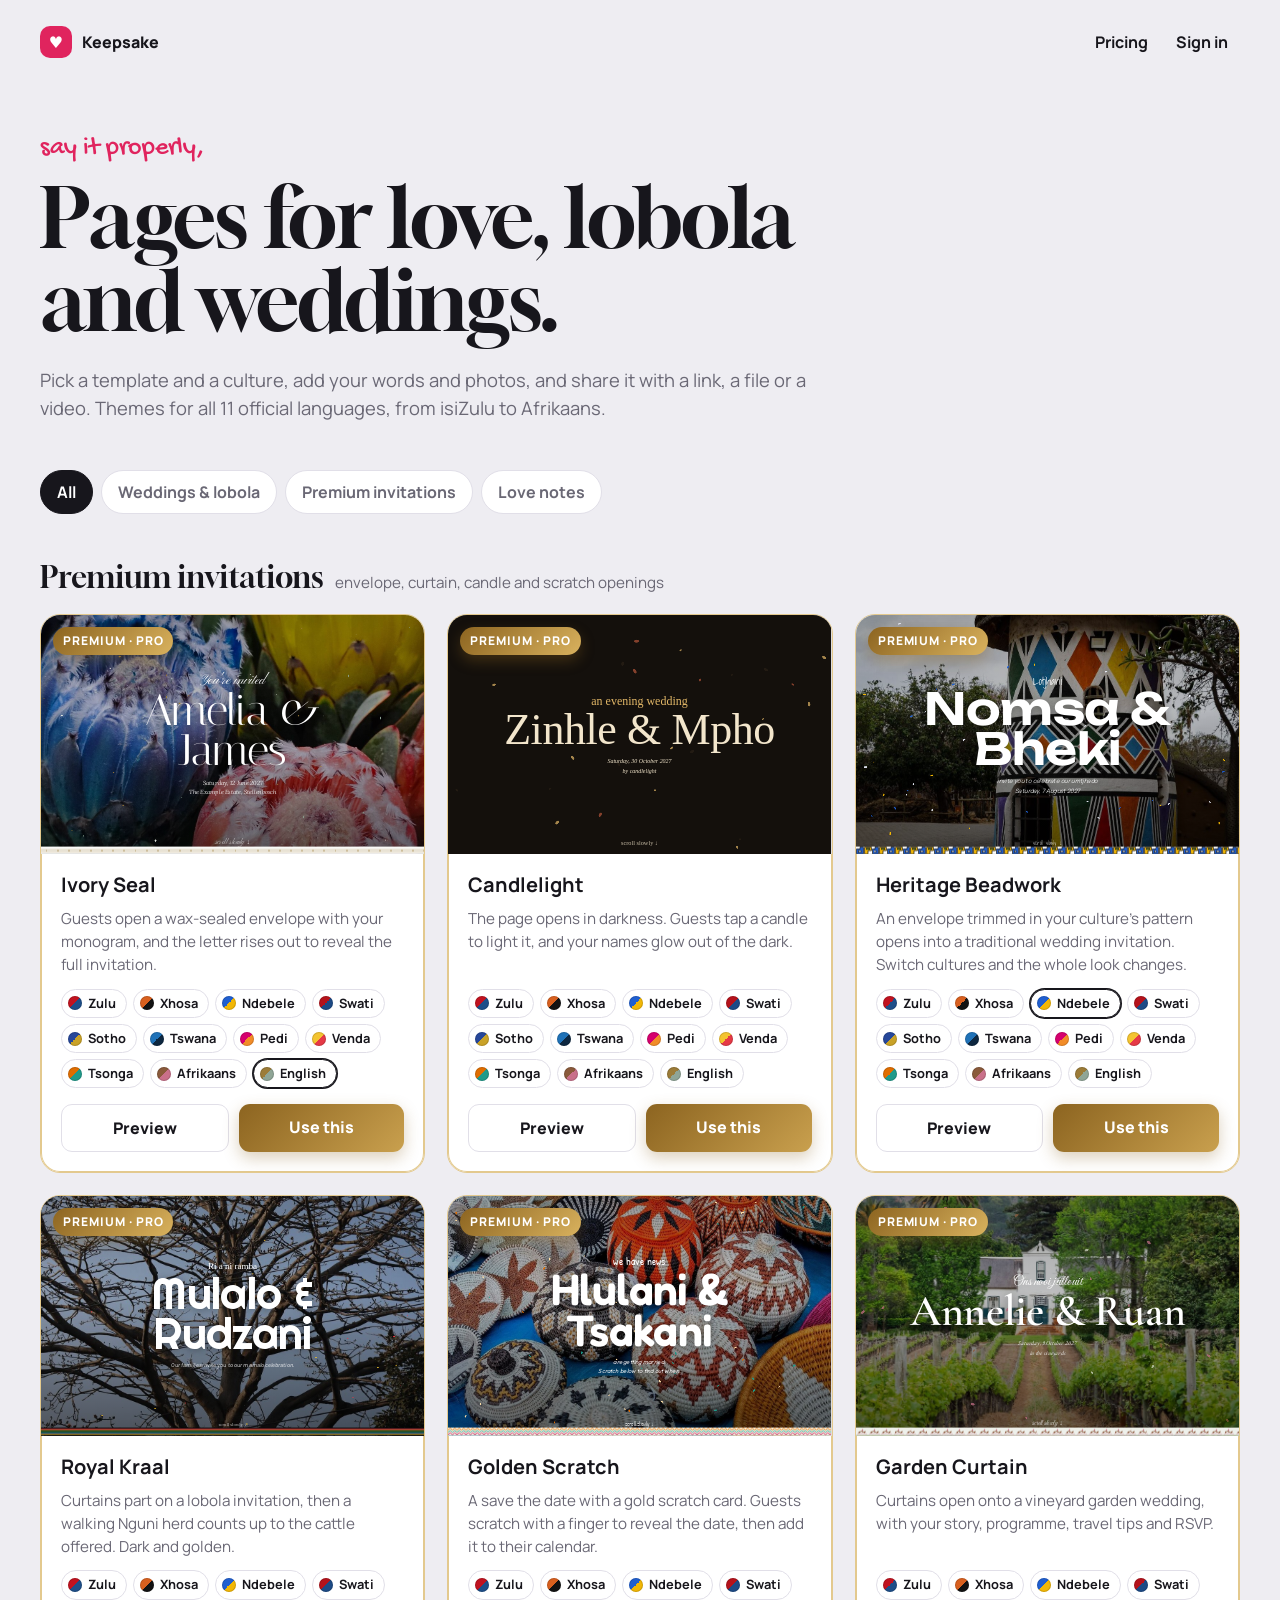
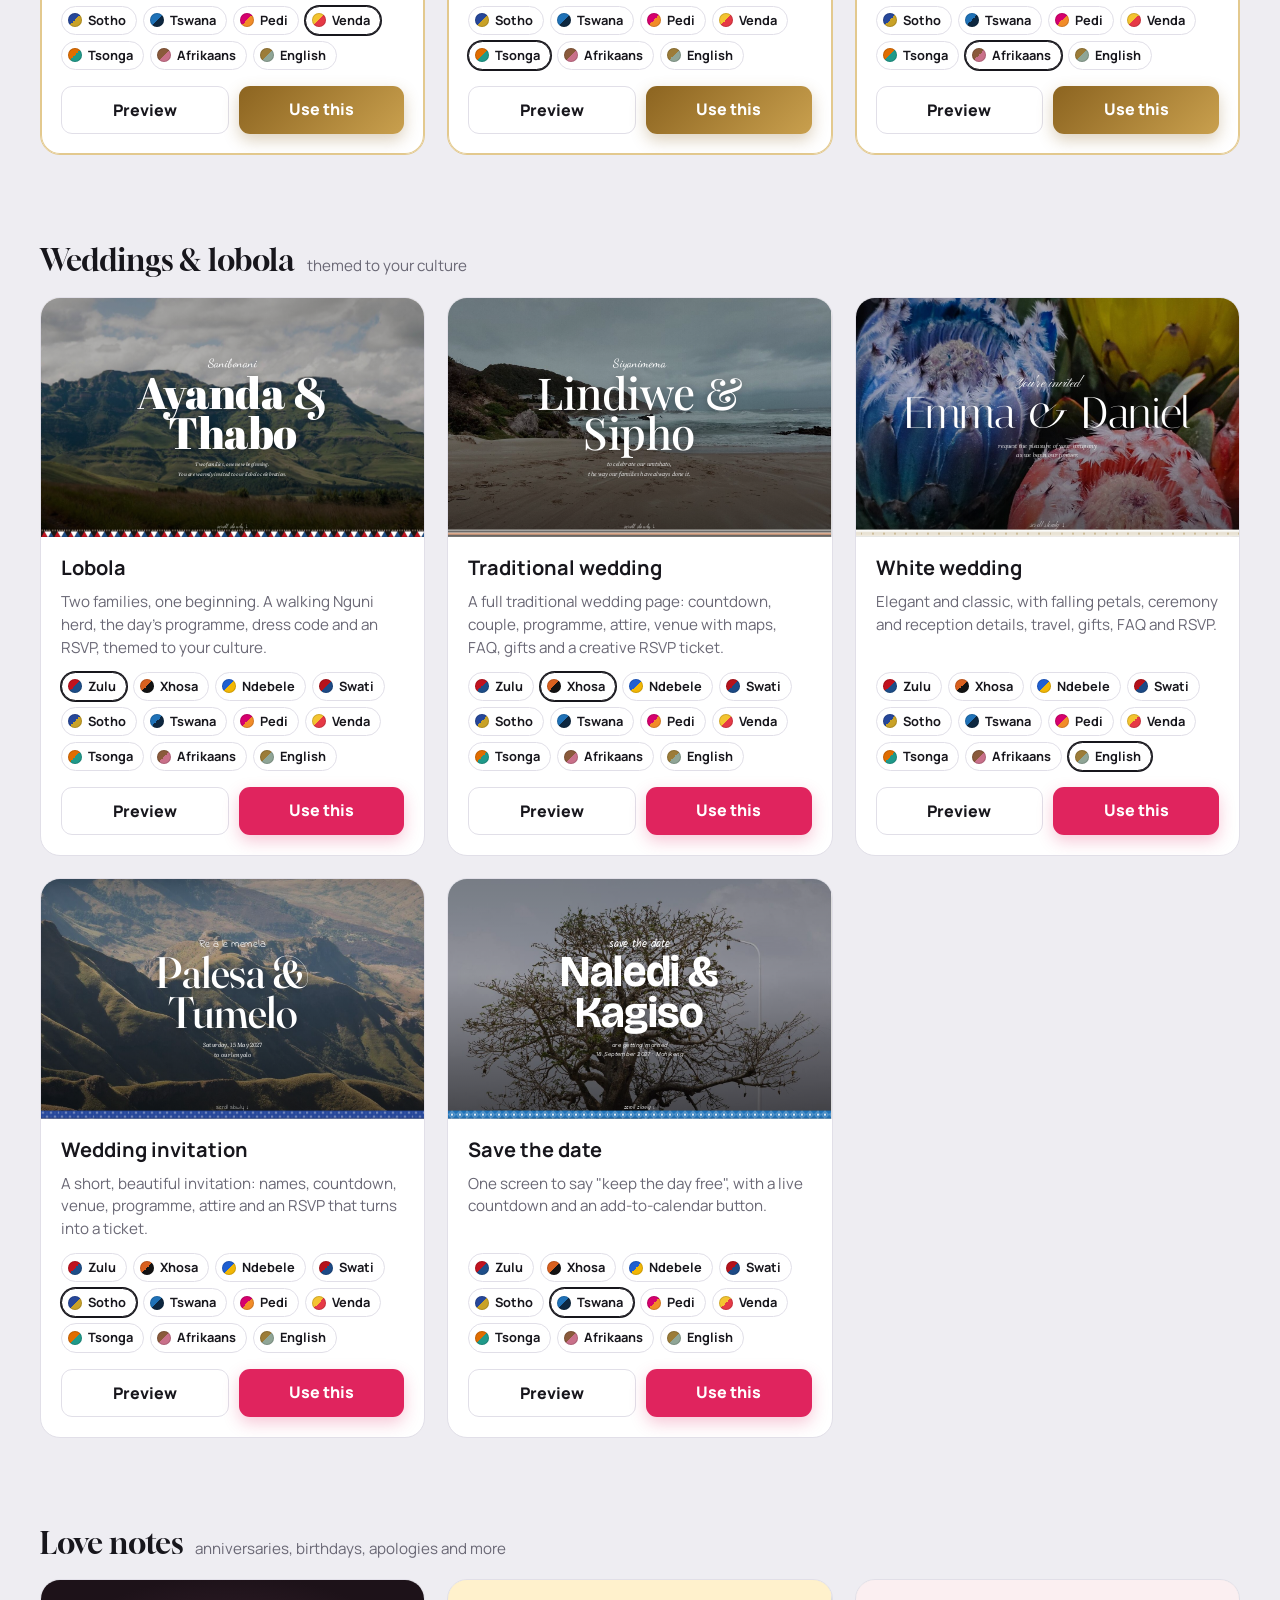
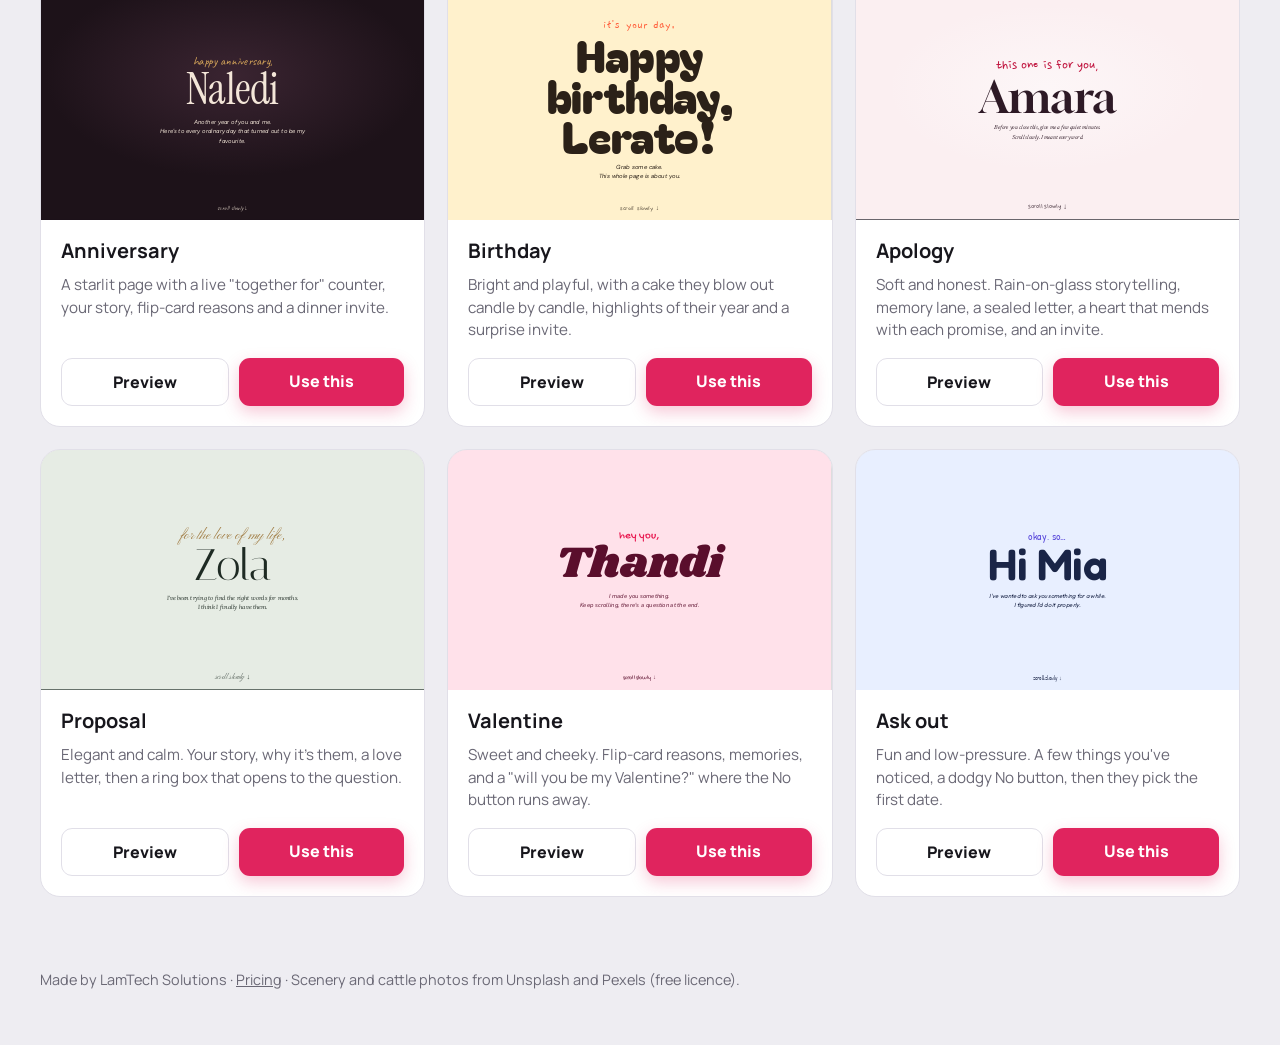
<file: index.html>
<!doctype html>
<html lang="en">
<head>
  <meta charset="utf-8">
  <meta name="viewport" content="width=device-width, initial-scale=1">
  <title>Keepsake</title>
  <meta name="description" content="Love pages, lobola and wedding invitations themed to South Africa's cultures. Add your words and photos, then share.">
  <link rel="preconnect" href="https://fonts.googleapis.com">
  <link rel="preconnect" href="https://fonts.gstatic.com" crossorigin>
  <link href="https://fonts.googleapis.com/css2?family=Manrope:wght@400..800&family=Gochi+Hand&family=Gloock&display=swap" rel="stylesheet">
  <style>
    :root { --bg: #EEEDF2; --ink: #17161C; --muted: #6A6875; --line: #E1DFE8; --brand: #E0245E; --card: #fff; --gold: #B98A2E; }
    *, *::before, *::after { box-sizing: border-box; }
    body { margin: 0; background: var(--bg); color: var(--ink); font-family: "Manrope", system-ui, sans-serif; line-height: 1.5; }
    :focus-visible { outline: 2px solid var(--brand); outline-offset: 3px; border-radius: 6px; }
    .wrap { max-width: 1280px; margin: 0 auto; padding: 0 clamp(16px, 4vw, 40px); }
    header { padding: 22px 0; display: flex; align-items: center; gap: 10px; font-weight: 800; }
    .mark { width: 32px; height: 32px; display: grid; place-items: center; border-radius: 10px; background: var(--brand); color: #fff; }
    .intro { padding: 5vh 0 4vh; max-width: 48rem; }
    .intro .hand { font-family: "Gochi Hand", cursive; font-size: 1.6rem; color: var(--brand); margin: 0; }
    h1 { font-family: "Gloock", Georgia, serif; font-weight: 400; font-size: clamp(2.6rem, 1.6rem + 4.6vw, 5.2rem); line-height: 1; letter-spacing: -.02em; margin: .1em 0 .3em; }
    .lead { font-size: 1.15rem; color: var(--muted); margin: 0; }
    .tabs { display: flex; gap: 8px; flex-wrap: wrap; margin: 0 0 22px; position: sticky; top: 0; padding: 12px 0; background: var(--bg); z-index: 5; }
    .tabs button { border: 1px solid var(--line); background: var(--card); padding: 9px 16px; border-radius: 999px; font: inherit; font-weight: 700; cursor: pointer; color: var(--muted); }
    .tabs button[aria-pressed="true"] { background: var(--ink); color: #fff; border-color: var(--ink); }
    .tabs .prem[aria-pressed="true"] { background: linear-gradient(135deg, #8C6420, #D9B25E); border-color: #B98A2E; }
    .section-title { font-family: "Gloock", Georgia, serif; font-weight: 400; font-size: 1.9rem; margin: 28px 0 14px; display: flex; align-items: baseline; gap: 12px; }
    .section-title small { font-family: "Manrope", sans-serif; font-size: .95rem; color: var(--muted); }
    .grid { display: grid; grid-template-columns: repeat(auto-fill, minmax(min(100%, 340px), 1fr)); gap: 22px; padding-bottom: 6vh; }
    .tpl { background: var(--card); border-radius: 20px; overflow: hidden; border: 1px solid var(--line); display: flex; flex-direction: column; transition: transform .3s ease, box-shadow .3s ease; position: relative; }
    .tpl:hover { transform: translateY(-3px); box-shadow: 0 24px 50px rgba(0,0,0,.1); }
    .tpl.premium { border-color: #E3C98E; box-shadow: 0 0 0 1px #E3C98E inset; }
    .badge { position: absolute; top: 12px; left: 12px; z-index: 2; background: linear-gradient(135deg, #8C6420, #D9B25E); color: #fff; font-weight: 800; font-size: .75rem; letter-spacing: .08em; text-transform: uppercase; padding: 5px 10px; border-radius: 999px; box-shadow: 0 6px 14px rgba(140,100,32,.35); }
    .shot { position: relative; aspect-ratio: 16 / 10; overflow: hidden; background: #ddd; }
    .shot iframe { position: absolute; top: 0; left: 0; width: 1280px; height: 800px; border: 0; transform-origin: 0 0; pointer-events: none; }
    .info { padding: 16px 20px 20px; display: flex; flex-direction: column; gap: 8px; flex: 1; }
    .info h2 { margin: 0; font-size: 1.25rem; }
    .info p { margin: 0; color: var(--muted); font-size: .95rem; flex: 1; }
    .cults { display: flex; flex-wrap: wrap; gap: 6px; margin-top: 4px; }
    .cult { border: 1px solid var(--line); background: var(--card); border-radius: 999px; padding: 4px 10px 4px 6px; font: inherit; font-size: .8rem; font-weight: 700; cursor: pointer; display: inline-flex; align-items: center; gap: 6px; color: var(--ink); }
    .cult i { width: 14px; height: 14px; border-radius: 50%; display: inline-block; box-shadow: inset 0 0 0 1px rgba(0,0,0,.15); }
    .cult[aria-pressed="true"] { border-color: var(--ink); box-shadow: 0 0 0 1px var(--ink); }
    .acts { display: flex; gap: 10px; margin-top: 8px; }
    .acts a { flex: 1; text-align: center; text-decoration: none; padding: 11px 12px; border-radius: 11px; font-weight: 800; }
    .use { background: var(--brand); color: #fff; box-shadow: 0 6px 16px rgba(224,36,94,.25); }
    .premium .use { background: linear-gradient(135deg, #8C6420, #C9A04E); box-shadow: 0 6px 16px rgba(140,100,32,.3); }
    .peek { border: 1px solid var(--line); color: var(--ink); }
    .top-nav { margin-left: auto; display: flex; gap: 4px; align-items: center; font-weight: 700; }
    .top-nav a, .k-acc { color: var(--ink); text-decoration: none; padding: 8px 12px; border-radius: 10px; }
    .top-nav a:hover { background: rgba(0,0,0,.05); }
    .k-plan { display: inline-block; background: linear-gradient(135deg, #8C6420, #D9B25E); color: #fff; font-size: .7rem; letter-spacing: .06em; text-transform: uppercase; padding: 2px 8px; border-radius: 999px; }
    .drafts { margin: 0 0 8px; }
    .d-row { display: flex; gap: 12px; overflow-x: auto; padding: 2px 2px 12px; scroll-snap-type: x mandatory; }
    .d-card { flex: 0 0 auto; min-width: 230px; max-width: 280px; scroll-snap-align: start; background: var(--card); border: 1px solid var(--line); border-radius: 16px; padding: 14px 16px; text-decoration: none; color: var(--ink); display: grid; gap: 2px; transition: transform .2s ease, box-shadow .2s ease; }
    .d-card:hover { transform: translateY(-2px); box-shadow: 0 14px 30px rgba(0,0,0,.08); }
    .d-card b { font-size: 1.02rem; overflow: hidden; text-overflow: ellipsis; white-space: nowrap; }
    .d-card span { color: var(--muted); font-size: .85rem; }
    .d-card i { font-style: normal; color: var(--brand); font-weight: 800; font-size: .85rem; margin-top: 6px; }
    .d-card .acc { color: #1E7F4F; }
    footer { color: var(--muted); font-size: .9rem; padding: 2vh 0 6vh; }
    footer a { color: var(--muted); }
  </style>
</head>
<body>
  <div class="wrap">
    <header><span class="mark" aria-hidden="true">♥</span> Keepsake
      <nav class="top-nav"><a href="pricing.html">Pricing</a><span data-account><a class="k-acc" href="login.html">Sign in</a></span></nav>
    </header>
    <section class="intro">
      <p class="hand">say it properly,</p>
      <h1>Pages for love, lobola and weddings.</h1>
      <p class="lead">Pick a template and a culture, add your words and photos, and share it with a link, a file or a video. Themes for all 11 official languages, from isiZulu to Afrikaans.</p>
    </section>
    <section class="drafts" id="drafts" hidden aria-label="Continue editing">
      <h2 class="section-title">Continue editing <small>saved on this device</small></h2>
      <div class="d-row" id="d-row"></div>
    </section>
    <nav class="tabs" aria-label="Collections">
      <button type="button" data-cat="all" aria-pressed="true">All</button>
      <button type="button" data-cat="wedding" aria-pressed="false">Weddings &amp; lobola</button>
      <button type="button" data-cat="premium" class="prem" aria-pressed="false">Premium invitations</button>
      <button type="button" data-cat="love" aria-pressed="false">Love notes</button>
    </nav>
    <main id="list"></main>
    <footer>Made by LamTech Solutions · <a href="pricing.html">Pricing</a> · Scenery and cattle photos from Unsplash and Pexels (free licence).</footer>
  </div>
  <script src="vendor/supabase-2.45.4.js"></script>
  <script src="config.js"></script>
  <script src="cloud.js"></script>
  <script>window.KCloud && window.KCloud.ready && window.KCloud.mountAccount(document.querySelector('[data-account]'));</script>
  <script src="engine/templates.js"></script>
  <script src="engine/templates-heritage.js"></script>
  <script src="engine/catalog.js"></script>
  <script>
    (() => {
      const T = window.KEEPSAKE_TEMPLATES, C = window.KEEPSAKE_CATALOG;
      const esc = s => String(s).replace(/[&<>"']/g, c => ({ '&': '&amp;', '<': '&lt;', '>': '&gt;', '"': '&quot;', "'": '&#39;' }[c]));
      const groups = [
        ['premium', 'Premium invitations', 'envelope, curtain, candle and scratch openings'],
        ['wedding', 'Weddings & lobola', 'themed to your culture'],
        ['love', 'Love notes', 'anniversaries, birthdays, apologies and more']
      ];
      const card = (k, t) => {
        const cur = t.site.culture || '';
        return `
        <article class="tpl${t.premium ? ' premium' : ''}" data-k="${k}">
          ${t.premium ? '<span class="badge">Premium · Pro</span>' : ''}
          <div class="shot"><iframe data-src="preview.html?t=${k}&nocover=1${cur ? '&c=' + cur : ''}" title="${esc(t.name)} preview" tabindex="-1" aria-hidden="true"></iframe></div>
          <div class="info">
            <h2>${esc(t.name)}</h2>
            <p>${esc(t.blurb)}</p>
            ${t.cultures ? `<div class="cults" role="radiogroup" aria-label="Culture">${C.cultures.map(c => `<button type="button" class="cult" data-c="${c.id}" aria-pressed="${c.id === cur}" title="${esc(c.lang)}"><i style="background:linear-gradient(135deg, ${c.c.accent} 50%, ${c.c.accent2} 50%)"></i>${esc(c.name)}</button>`).join('')}</div>` : ''}
            <div class="acts"><a class="peek" href="preview.html?t=${k}${cur ? '&c=' + cur : ''}" target="_blank" rel="noopener">Preview</a><a class="use" href="builder.html?t=${k}${cur ? '&c=' + cur : ''}">Use this</a></div>
          </div>
        </article>`;
      };
      const list = document.getElementById('list');
      function draw(cat) {
        list.innerHTML = groups.filter(g => cat === 'all' || g[0] === cat).map(([id, title, sub]) => {
          const items = Object.entries(T).filter(([, t]) => t.category === id);
          return `<h2 class="section-title">${esc(title)} <small>${esc(sub)}</small></h2><div class="grid">${items.map(([k, t]) => card(k, t)).join('')}</div>`;
        }).join('');
        lazy(); fit();
      }
      // load previews only when cards come into view
      let io;
      function lazy() {
        if (io) io.disconnect();
        io = new IntersectionObserver(es => es.forEach(e => { if (e.isIntersecting) { const f = e.target; if (!f.src) f.src = f.dataset.src; io.unobserve(f); } }), { rootMargin: '300px' });
        document.querySelectorAll('.shot iframe').forEach(f => io.observe(f));
      }
      const fit = () => document.querySelectorAll('.shot').forEach(s => { s.querySelector('iframe').style.transform = `scale(${s.clientWidth / 1280})`; });
      window.addEventListener('resize', fit);
      document.querySelector('.tabs').addEventListener('click', e => {
        const b = e.target.closest('button'); if (!b) return;
        document.querySelectorAll('.tabs button').forEach(x => x.setAttribute('aria-pressed', String(x === b)));
        draw(b.dataset.cat);
      });
      list.addEventListener('click', e => {
        const b = e.target.closest('.cult'); if (!b) return;
        const card = b.closest('.tpl'), k = card.dataset.k, c = b.dataset.c;
        card.querySelectorAll('.cult').forEach(x => x.setAttribute('aria-pressed', String(x === b)));
        const f = card.querySelector('iframe'); f.dataset.src = `preview.html?t=${k}&nocover=1&c=${c}`; f.src = f.dataset.src;
        card.querySelector('.peek').href = `preview.html?t=${k}&c=${c}`;
        card.querySelector('.use').href = `builder.html?t=${k}&c=${c}`;
      });
      draw('all');

      // drafts kept in this browser (IndexedDB "keepsake"), newest first
      try {
        const r = indexedDB.open('keepsake', 1);
        r.onupgradeneeded = () => r.result.createObjectStore('projects');
        r.onsuccess = () => {
          const out = [], st = r.result.transaction('projects').objectStore('projects').openCursor();
          st.onsuccess = e => {
            const c = e.target.result;
            if (c) { const k = String(c.key), v = c.value; if (v && v.site && (k.startsWith('draft:') || k.startsWith('project:'))) out.push([k, v]); c.continue(); return; }
            if (!out.length) return;
            out.sort((a, b) => (b[1].ts || 0) - (a[1].ts || 0));
            const when = t => { const d = new Date(t), today = new Date().toDateString() === d.toDateString(); return t ? (today ? 'today ' + d.toLocaleTimeString([], { hour: '2-digit', minute: '2-digit' }) : d.toLocaleDateString(undefined, { day: 'numeric', month: 'short' })) : ''; };
            document.getElementById('d-row').innerHTML = out.slice(0, 12).map(([k, v]) => {
              const t = T[v.template] || {}, names = [v.site.to, v.site.from].filter(Boolean).join(' & ');
              const acc = k.startsWith('project:');
              const href = acc ? `builder.html?id=${encodeURIComponent(k.slice(8))}` : `builder.html?t=${encodeURIComponent(v.template)}`;
              return `<a class="d-card" href="${href}"><b>${esc(names || t.name || 'Draft')}</b><span>${esc(t.name || v.template)} · edited ${esc(when(v.ts))}</span><i class="${acc || (v.guest && v.guest.published) ? 'acc' : ''}">${acc ? 'In your account →' : v.guest && v.guest.published ? 'Live at /p/' + esc(v.guest.slug) + ' →' : 'Continue draft →'}</i></a>`;
            }).join('');
            document.getElementById('drafts').hidden = false;
          };
        };
      } catch (_) {}
    })();
  </script>
  <script src="sw-register.js"></script>
</body>
</html>
</file>
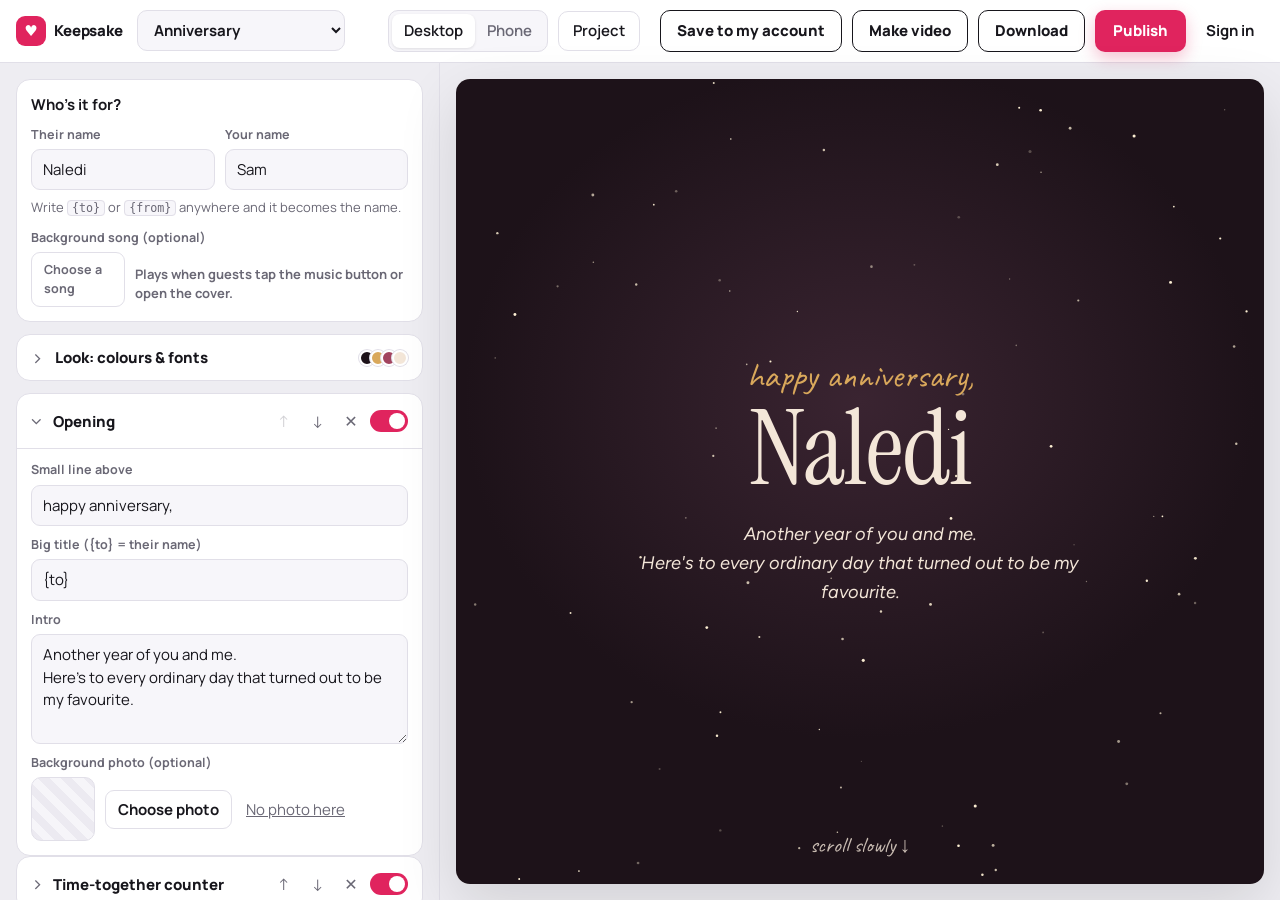
<file: builder.html>
<!doctype html>
<html lang="en">
<head>
  <meta charset="utf-8">
  <meta name="viewport" content="width=device-width, initial-scale=1">
  <title>Keepsake Builder</title>
  <link rel="preconnect" href="https://fonts.googleapis.com">
  <link rel="preconnect" href="https://fonts.gstatic.com" crossorigin>
  <link href="https://fonts.googleapis.com/css2?family=Manrope:wght@400..800&family=Gochi+Hand&display=swap" rel="stylesheet">
  <link rel="stylesheet" href="builder.css">
  <link rel="stylesheet" href="app.css">
</head>
<body>
  <header class="bar">
    <a class="brand" href="index.html" aria-label="All templates"><span class="brand-mark">♥</span><span class="brand-name">Keepsake</span></a>
    <label class="tpl-pick">
      <span class="sr">Template</span>
      <select id="tpl"></select>
    </label>
    <div class="bar-actions">
      <div class="seg" role="group" aria-label="Preview size">
        <button type="button" data-view="desktop" aria-pressed="true">Desktop</button>
        <button type="button" data-view="phone" aria-pressed="false">Phone</button>
      </div>
      <details class="more">
        <summary>Project</summary>
        <div class="menu">
          <button type="button" id="save-json">Save project file</button>
          <label class="menu-file">Open project file<input type="file" id="load-json" accept="application/json,.json"></label>
          <button type="button" id="reset">Start this template over</button>
          <a class="menu-link" href="dashboard.html">My projects</a>
        </div>
      </details>
      <span class="cloud-state" id="cloud-state" aria-live="polite"></span>
      <button class="secondary" type="button" id="cloud-save">Save to my account</button>
      <button class="secondary" type="button" id="make-video">Make video</button>
      <button class="secondary" type="button" id="download">Download</button>
      <button class="primary" type="button" id="publish">Publish</button>
      <span data-account></span>
    </div>
  </header>

  <div class="tabs" role="tablist">
    <button type="button" role="tab" aria-selected="true" data-tab="edit">Edit</button>
    <button type="button" role="tab" aria-selected="false" data-tab="preview">Preview</button>
  </div>

  <main class="work" data-tab="edit">
    <section class="panel" aria-label="Edit content">
      <div class="card who">
        <h2>Who's it for?</h2>
        <div class="row2">
          <label class="f"><span>Their name</span><input type="text" id="to" autocomplete="off"></label>
          <label class="f"><span>Your name</span><input type="text" id="from" autocomplete="off"></label>
        </div>
        <p class="hint">Write <code>{to}</code> or <code>{from}</code> anywhere and it becomes the name.</p>
        <div id="who-extra"></div>
      </div>
      <div id="look"></div>
      <div id="sections"></div>
      <div class="card add">
        <label class="f"><span>Add a section</span>
          <span class="add-row"><select id="add-type"></select><button type="button" id="add-btn">Add</button></span>
        </label>
      </div>
      <p class="saved hint" id="saved" aria-live="polite"></p>
    </section>

    <section class="stage" aria-label="Live preview">
      <div class="frame-wrap" data-view="desktop">
        <iframe id="preview" title="Live preview" src="about:blank"></iframe>
      </div>
    </section>
  </main>

  <div class="toast" id="toast" role="status" aria-live="polite"></div>

  <script src="vendor/supabase-2.45.4.js"></script>
  <script src="config.js"></script>
  <script src="cloud.js"></script>
  <script src="engine/templates.js"></script>
  <script src="engine/templates-heritage.js"></script>
  <script src="engine/catalog.js"></script>
  <script src="builder.js"></script>
  <script src="look.js"></script>
  <script src="video.js"></script>
  <script src="sw-register.js"></script>
</body>
</html>
</file>
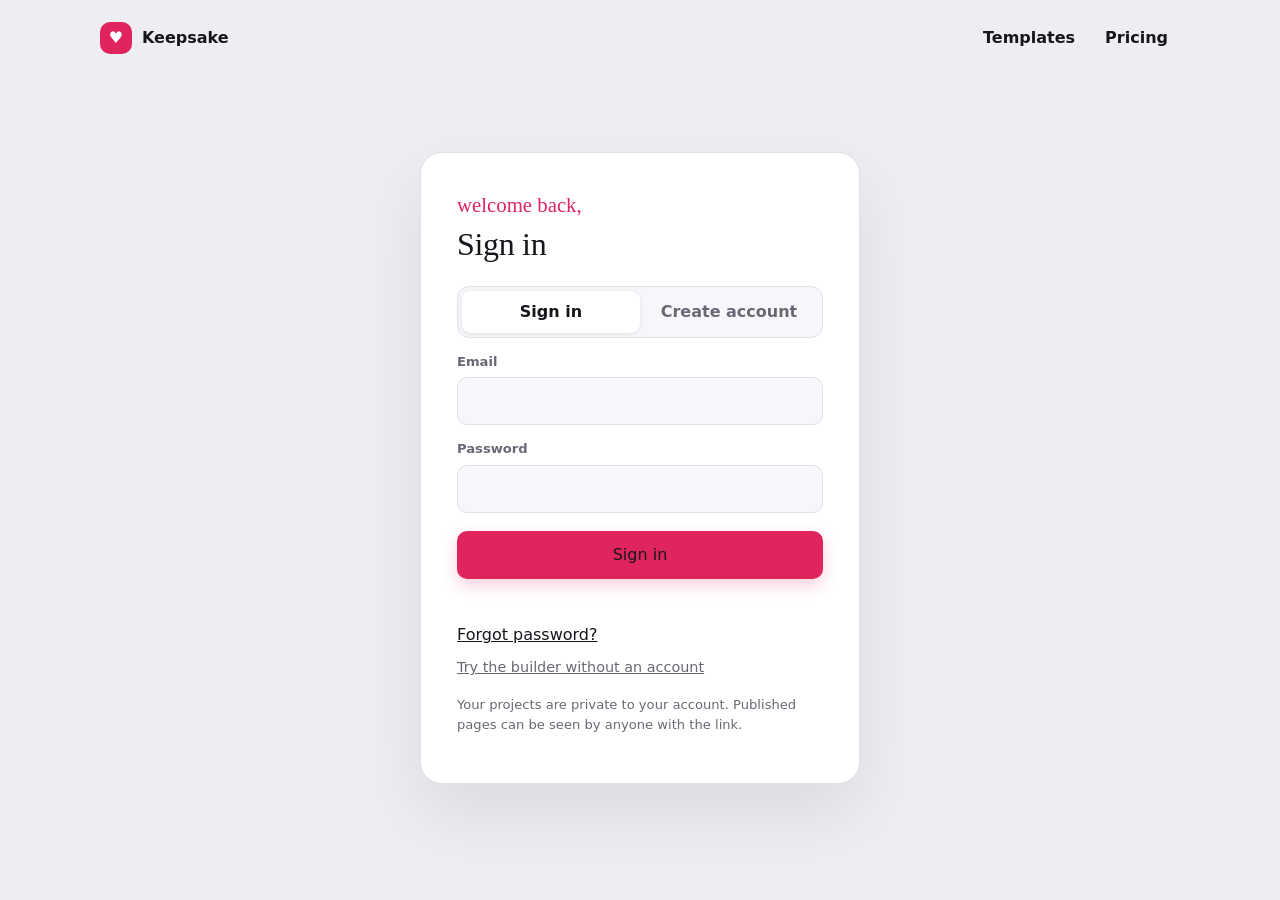
<file: dashboard.html>
<!doctype html>
<html lang="en">
<head>
  <meta charset="utf-8">
  <meta name="viewport" content="width=device-width, initial-scale=1">
  <title>My projects · Keepsake</title>
  <meta name="robots" content="noindex">
  <link rel="preconnect" href="https://fonts.googleapis.com">
  <link rel="preconnect" href="https://fonts.gstatic.com" crossorigin>
  <link href="https://fonts.googleapis.com/css2?family=Manrope:wght@400..800&family=Gochi+Hand&family=Gloock&display=swap" rel="stylesheet">
  <link rel="stylesheet" href="app.css">
</head>
<body class="app-page">
  <div class="app-wrap">
    <header class="app-top">
      <a class="app-brand" href="index.html"><span class="mark" aria-hidden="true">♥</span> Keepsake</a>
      <nav class="app-nav">
        <a href="index.html">Templates</a>
        <a href="pricing.html">Pricing</a>
        <button type="button" id="signout">Sign out</button>
      </nav>
    </header>
    <section class="dash-head">
      <div>
        <h1 class="serif" id="hi">Your projects</h1>
        <p id="who"></p>
      </div>
      <div class="k-row"><a class="k-btn" href="index.html">New project</a></div>
    </section>
    <div class="plan-bar" id="plan-bar" hidden></div>
    <nav class="d-tabs" id="d-tabs" role="tablist" hidden>
      <button type="button" role="tab" data-tab="projects" aria-selected="true">Projects</button>
      <button type="button" role="tab" data-tab="admin" aria-selected="false">Admin</button>
    </nav>
    <main id="projects"><div class="p-grid"><div class="skeleton"></div><div class="skeleton"></div><div class="skeleton"></div></div></main>
    <main id="admin" hidden></main>
    <footer class="app-foot"><span>Keepsake by LamTech Solutions</span><a href="pricing.html">Plans</a><a id="support" href="#">Support</a></footer>
  </div>
  <script src="vendor/supabase-2.45.4.js"></script>
  <script src="config.js"></script>
  <script src="cloud.js"></script>
  <script src="engine/templates.js"></script>
  <script src="engine/templates-heritage.js"></script>
  <script>
    (async () => {
      const K = window.KCloud, C = K.config, esc = K.esc, T = window.KEEPSAKE_TEMPLATES;
      const $ = s => document.querySelector(s);
      $('#support').href = 'mailto:' + C.supportEmail + '?subject=' + encodeURIComponent('Keepsake support');
      $('#signout').addEventListener('click', () => K.signOut());
      if (!K.ready) { $('#projects').innerHTML = '<div class="empty"><h2>Accounts are not set up</h2></div>'; return; }
      const u = await K.requireAuth(); if (!u) return;
      let me, list = [];
      try { me = await K.profile(true); } catch (e) { me = { plan: 'free', email: u.email }; }

      const first = (me.full_name || '').split(' ')[0];
      $('#hi').textContent = first ? `Hi ${first}, your projects` : 'Your projects';
      $('#who').textContent = me.email;
      const paid = K.isPaid(me);
      const when = d => new Date(d).toLocaleDateString(undefined, { day: 'numeric', month: 'short', year: 'numeric' });
      const ago = d => { const m = Math.round((Date.now() - new Date(d)) / 60000); return m < 1 ? 'just now' : m < 60 ? `${m} min ago` : m < 1440 ? `${Math.round(m / 60)} h ago` : when(d); };

      function planBar() {
        const bar = $('#plan-bar'); bar.hidden = false;
        if (paid) { bar.innerHTML = `<span class="k-plan">${esc(C.plans[me.plan].name)}</span><span>Unlimited projects and pages. Thank you for supporting Keepsake.</span>`; return; }
        const lim = C.limits.free, n = list.length, pub = list.filter(p => p.published).length;
        bar.innerHTML = `<span class="k-plan free">Free</span>
          <span><b>${n}</b> of ${lim.projects} projects · <b>${pub}</b> of ${lim.published} published</span>
          <span class="meter" aria-hidden="true"><i style="width:${Math.min(100, n / lim.projects * 100)}%"></i></span>
          <a class="k-btn gold sm" href="pricing.html">Upgrade to Pro</a>`;
      }

      /* ---------- projects ---------- */
      async function load() {
        const { data, error } = await K.projects.list();
        if (error) { $('#projects').innerHTML = `<div class="empty"><h2>Couldn't load your projects</h2><p>${esc(K.nice(error))}</p><button class="k-btn" onclick="location.reload()">Try again</button></div>`; return; }
        list = data; planBar(); draw();
      }
      function draw() {
        if (!list.length) {
          $('#projects').innerHTML = `<div class="empty"><h2 class="serif">Nothing saved yet</h2><p>Pick a template, add your words and photos, and it saves here automatically.</p><a class="k-btn" href="index.html">Choose a template</a></div>`;
          return;
        }
        $('#projects').innerHTML = `<div class="p-grid">${list.map(p => {
          const t = T[p.template] || {};
          return `<article class="p-card" data-id="${p.id}">
            <a class="p-shot" href="builder.html?id=${p.id}" aria-label="Open ${esc(p.title)}">
              <span class="p-status${p.published ? ' live' : ''}">${p.published ? 'Live' : 'Draft'}</span>
              <iframe data-id="${p.id}" title="" tabindex="-1" aria-hidden="true" loading="lazy"></iframe>
            </a>
            <div class="p-info">
              <h3>${esc(p.title || 'Untitled')}</h3>
              <span class="meta">${esc(t.name || p.template)}${t.premium ? ' · Premium' : ''} · edited ${esc(ago(p.updated_at))}</span>
              ${p.published && p.slug ? `<a class="live-link" href="${esc(K.pageUrl(p.slug))}" target="_blank" rel="noopener">${esc(location.host)}/p/${esc(p.slug)}</a>` : ''}
            </div>
            <div class="p-acts">
              <a class="k-btn sm" href="builder.html?id=${p.id}">Edit</a>
              <button type="button" class="k-btn ghost sm" data-act="publish">${p.published ? 'Share' : 'Publish'}</button>
              <button type="button" class="k-btn ghost sm" data-act="rsvps">RSVPs</button>
              <button type="button" class="k-btn ghost sm" data-act="dup" title="Duplicate">Copy</button>
              <button type="button" class="k-btn ghost sm danger" data-act="del" title="Delete">Delete</button>
            </div>
          </article>`;
        }).join('')}</div>`;
        previews();
      }

      // previews: each iframe loads the engine, then we post the saved site
      const siteCache = {};
      let io;
      function previews() {
        const fit = () => document.querySelectorAll('.p-shot').forEach(s => { const f = s.querySelector('iframe'); if (f) f.style.transform = `scale(${s.clientWidth / 1280})`; });
        fit(); window.onresize = fit;
        if (io) io.disconnect();
        io = new IntersectionObserver(es => es.forEach(e => {
          if (!e.isIntersecting) return; io.unobserve(e.target);
          const p = list.find(x => x.id === e.target.dataset.id);
          e.target.src = `preview.html?t=${encodeURIComponent(p.template)}&nocover=1&embed=1`;
        }), { rootMargin: '200px' });
        document.querySelectorAll('.p-shot iframe').forEach(f => io.observe(f));
      }
      window.addEventListener('message', async e => {
        if (e.origin !== location.origin || !e.data || e.data.type !== 'keepsake:ready') return;
        const f = [...document.querySelectorAll('.p-shot iframe')].find(x => x.contentWindow === e.source); if (!f) return;
        const id = f.dataset.id;
        if (!siteCache[id]) { const { data } = await K.projects.get(id); siteCache[id] = data && data.site; }
        const site = siteCache[id]; if (!site) return;
        const s = JSON.parse(JSON.stringify(site)); s.sections = (s.sections || []).filter(x => x.type !== 'cover');
        e.source.postMessage({ type: 'keepsake:site', site: s }, location.origin);
      });

      $('#projects').addEventListener('click', async e => {
        const b = e.target.closest('button[data-act]'); if (!b) return;
        const id = b.closest('.p-card').dataset.id, p = list.find(x => x.id === id);
        if (b.dataset.act === 'publish') K.publishDialog(p, upd => { Object.assign(p, upd); planBar(); draw(); });
        if (b.dataset.act === 'rsvps') rsvps(p);
        if (b.dataset.act === 'dup') {
          b.disabled = true;
          const { data: full } = await K.projects.get(id);
          const { data, error } = await K.projects.create(p.template, full.site, (p.title + ' (copy)').slice(0, 160));
          b.disabled = false;
          if (error) { alertBox(K.nice(error)); return; }
          list.unshift(data); planBar(); draw();
        }
        if (b.dataset.act === 'del') {
          if (b.dataset.armed !== '1') { b.dataset.armed = '1'; b.textContent = 'Sure?'; setTimeout(() => { if (b.isConnected) { b.dataset.armed = ''; b.textContent = 'Delete'; } }, 3000); return; }
          const { error } = await K.projects.remove(id);
          if (error) { alertBox(K.nice(error)); return; }
          list = list.filter(x => x.id !== id); planBar(); draw();
        }
      });

      function alertBox(text) {
        const m = K.modal(`<h2>Heads up</h2><p class="k-sub">${esc(text)}</p><div class="k-row end">${/Pro|plan/.test(text) ? '<a class="k-btn gold" href="pricing.html">See plans</a>' : ''}<button type="button" class="k-btn ghost" data-ok>OK</button></div>`);
        m.el.querySelector('[data-ok]').addEventListener('click', m.close);
      }

      /* ---------- RSVPs ---------- */
      async function rsvps(p) {
        const m = K.modal(`<h2>RSVPs · ${esc(p.title)}</h2><p class="k-sub">${p.published ? 'Replies from your published page.' : 'Publish this page to start collecting RSVPs.'}</p><div id="r-body"><div class="skeleton" style="height:120px;margin-top:14px"></div></div>`, { wide: true });
        const { data, error } = await K.projects.rsvps(p.id);
        const body = m.el.querySelector('#r-body');
        if (error) { body.innerHTML = `<p class="k-msg bad">${esc(K.nice(error))}</p>`; return; }
        // keep each guest's latest reply
        const seen = new Set(), latest = data.filter(r => { const k = r.name.trim().toLowerCase(); if (seen.has(k)) return false; seen.add(k); return true; });
        const yes = latest.filter(r => r.attending), no = latest.filter(r => !r.attending);
        const people = yes.reduce((a, r) => a + (r.guests || 1), 0);
        const meals = {}; yes.forEach(r => (r.meals || []).forEach(x => { meals[x] = (meals[x] || 0) + 1; }));
        body.innerHTML = `
          <div class="stats">
            <div class="stat"><b>${people}</b><span>people coming</span></div>
            <div class="stat"><b>${yes.length}</b><span>replies: yes</span></div>
            <div class="stat"><b>${no.length}</b><span>replies: can't make it</span></div>
            ${Object.entries(meals).map(([k, v]) => `<div class="stat"><b>${v}</b><span>${esc(k)}</span></div>`).join('')}
          </div>
          ${latest.length ? `<div class="tbl-wrap"><table class="tbl"><thead><tr><th>Name</th><th>Reply</th><th>Guests</th><th>Meals</th><th>Dietary</th><th>Song</th><th>Message</th><th>When</th></tr></thead><tbody>
            ${latest.map(r => `<tr><td><b>${esc(r.name)}</b></td><td><span class="pill ${r.attending ? 'yes' : 'no'}">${r.attending ? 'Coming' : 'Can\'t come'}</span></td><td>${r.attending ? r.guests : '–'}</td><td>${esc((r.meals || []).join(', '))}</td><td>${esc(r.dietary || '')}</td><td>${esc(r.song || '')}</td><td>${esc(r.message || '')}</td><td>${esc(ago(r.created_at))}</td></tr>`).join('')}
          </tbody></table></div>` : '<p class="k-msg">No replies yet. Share your link to start collecting them.</p>'}
          <div class="k-row end">
            ${latest.length ? (paid ? '<button type="button" class="k-btn ghost" id="csv">Download CSV</button>' : '<a class="k-btn gold" href="pricing.html">CSV export with Pro</a>') : ''}
            ${p.published ? '<button type="button" class="k-btn" id="share">Share link</button>' : '<button type="button" class="k-btn" id="share">Publish</button>'}
          </div>`;
        const csvBtn = body.querySelector('#csv');
        if (csvBtn) csvBtn.addEventListener('click', () => {
          const cell = v => { let s = String(v ?? ''); if (/^[=+\-@\t\r]/.test(s)) s = "'" + s; return '"' + s.replace(/"/g, '""') + '"'; };
          const rows = [['Name', 'Reply', 'Guests', 'Meals', 'Dietary', 'Song', 'Message', 'Date']].concat(latest.map(r => [r.name, r.attending ? 'Coming' : "Can't come", r.attending ? r.guests : 0, (r.meals || []).join('; '), r.dietary, r.song, r.message, new Date(r.created_at).toISOString()]));
          const blob = new Blob(['﻿' + rows.map(r => r.map(cell).join(',')).join('\r\n')], { type: 'text/csv' });
          const a = document.createElement('a'); a.href = URL.createObjectURL(blob); a.download = `${K.slugify(p.title) || 'rsvps'}-rsvps.csv`; a.click(); setTimeout(() => URL.revokeObjectURL(a.href), 3000);
        });
        body.querySelector('#share').addEventListener('click', () => { m.close(); K.publishDialog(p, upd => { Object.assign(p, upd); planBar(); draw(); }); });
      }

      /* ---------- admin ---------- */
      if (me.is_admin) {
        $('#d-tabs').hidden = false;
        $('#d-tabs').addEventListener('click', e => {
          const b = e.target.closest('button'); if (!b) return;
          document.querySelectorAll('#d-tabs button').forEach(x => x.setAttribute('aria-selected', String(x === b)));
          $('#projects').hidden = b.dataset.tab !== 'projects'; $('#admin').hidden = b.dataset.tab !== 'admin';
          if (b.dataset.tab === 'admin') admin();
        });
      }
      async function admin() {
        const box = $('#admin');
        box.innerHTML = '<div class="skeleton" style="height:200px"></div>';
        const { data, error } = await K.sb.rpc('admin_overview');
        if (error) { box.innerHTML = `<p class="k-msg bad">${esc(K.nice(error))}</p>`; return; }
        const paidN = data.filter(r => r.plan !== 'free').length;
        const mrr = data.reduce((a, r) => a + (C.plans[r.plan] ? C.plans[r.plan].price : 0), 0);
        const reqs = data.filter(r => r.open_request);
        box.innerHTML = `
          <div class="stats" style="margin-top:0">
            <div class="stat"><b>${data.length}</b><span>accounts</span></div>
            <div class="stat"><b>${paidN}</b><span>paying</span></div>
            <div class="stat"><b>${C.currency}${mrr.toLocaleString()}</b><span>monthly revenue (plans)</span></div>
            <div class="stat"><b>${data.reduce((a, r) => a + Number(r.projects), 0)}</b><span>projects</span></div>
            <div class="stat"><b>${data.reduce((a, r) => a + Number(r.published), 0)}</b><span>live pages</span></div>
            <div class="stat"><b>${data.reduce((a, r) => a + Number(r.rsvps), 0)}</b><span>RSVPs</span></div>
            <div class="stat"><b>${reqs.length}</b><span>upgrade requests</span></div>
          </div>
          <div class="tbl-wrap"><table class="tbl"><thead><tr><th>Account</th><th>Joined</th><th>Projects</th><th>Live</th><th>RSVPs</th><th>Request</th><th>Plan</th></tr></thead><tbody>
          ${data.map(r => `<tr><td><b>${esc(r.full_name || '–')}</b><br><span style="color:var(--muted)">${esc(r.email)}</span>${r.is_admin ? ' <span class="pill yes">admin</span>' : ''}</td>
            <td>${esc(when(r.created_at))}</td><td>${r.projects}</td><td>${r.published}</td><td>${r.rsvps}</td>
            <td>${r.open_request ? `<span class="pill no">wants ${esc(C.plans[r.open_request].name)}</span>` : ''}</td>
            <td><select data-user="${r.user_id}" aria-label="Plan for ${esc(r.email)}">${Object.keys(C.plans).map(k => `<option value="${k}" ${k === r.plan ? 'selected' : ''}>${esc(C.plans[k].name)}</option>`).join('')}</select></td></tr>`).join('')}
          </tbody></table></div>
          <p class="k-msg" id="a-msg" aria-live="polite">Change a plan after payment comes in. The customer sees it next time they load the page.</p>`;
        box.querySelectorAll('select[data-user]').forEach(s => s.addEventListener('change', async () => {
          const { error } = await K.sb.rpc('admin_set_plan', { p_user: s.dataset.user, p_plan: s.value });
          $('#a-msg').textContent = error ? K.nice(error) : 'Plan updated.';
          $('#a-msg').className = 'k-msg ' + (error ? 'bad' : 'good');
        }));
      }

      load();
    })();
  </script>
  <script src="sw-register.js"></script>
</body>
</html>
</file>
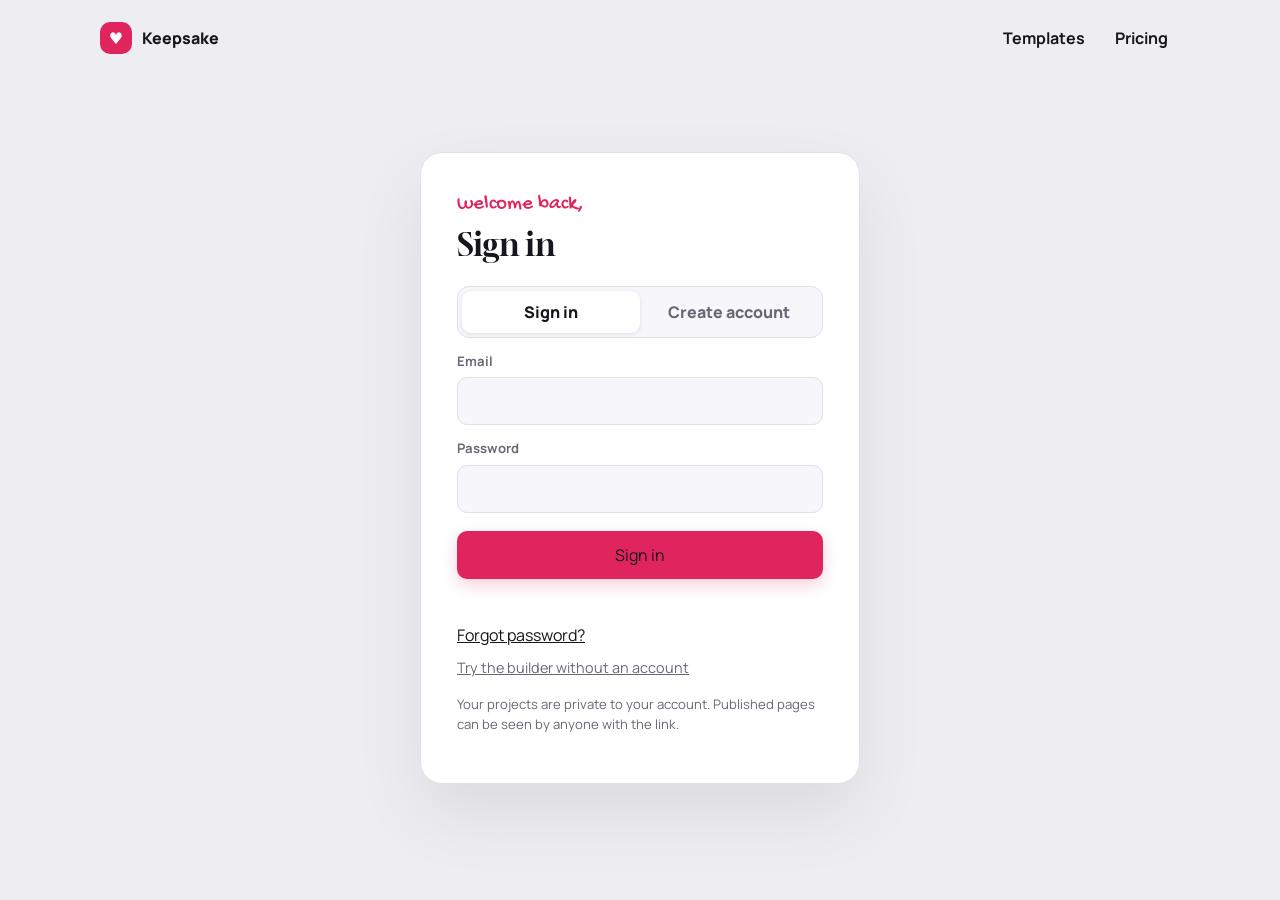
<file: login.html>
<!doctype html>
<html lang="en">
<head>
  <meta charset="utf-8">
  <meta name="viewport" content="width=device-width, initial-scale=1">
  <title>Sign in · Keepsake</title>
  <meta name="robots" content="noindex">
  <link rel="preconnect" href="https://fonts.googleapis.com">
  <link rel="preconnect" href="https://fonts.gstatic.com" crossorigin>
  <link href="https://fonts.googleapis.com/css2?family=Manrope:wght@400..800&family=Gochi+Hand&family=Gloock&display=swap" rel="stylesheet">
  <link rel="stylesheet" href="app.css">
</head>
<body class="app-page">
  <div class="app-wrap">
    <header class="app-top">
      <a class="app-brand" href="index.html"><span class="mark" aria-hidden="true">♥</span> Keepsake</a>
      <nav class="app-nav"><a href="index.html">Templates</a><a href="pricing.html">Pricing</a></nav>
    </header>
    <main class="auth">
      <div class="auth-card">
        <p class="hand" id="hello">welcome back,</p>
        <h1 class="serif" id="title">Sign in</h1>
        <div class="auth-tabs" role="tablist">
          <button type="button" role="tab" data-mode="in" aria-selected="true">Sign in</button>
          <button type="button" role="tab" data-mode="up" aria-selected="false">Create account</button>
        </div>
        <form id="form" novalidate>
          <label class="k-f" id="name-row" hidden><span>Your name</span><input type="text" id="name" autocomplete="name" maxlength="120"></label>
          <label class="k-f"><span>Email</span><input type="email" id="email" autocomplete="email" required></label>
          <label class="k-f" id="pw-row"><span>Password</span><input type="password" id="pw" autocomplete="current-password" minlength="8" required></label>
          <button class="k-btn" type="submit" id="go">Sign in</button>
          <p class="k-msg" id="msg" role="status" aria-live="polite"></p>
        </form>
        <div class="k-row" style="justify-content:space-between">
          <button type="button" class="linkish" id="forgot">Forgot password?</button>
          <a class="linkish" href="builder.html">Try the builder without an account</a>
        </div>
        <p class="fine">Your projects are private to your account. Published pages can be seen by anyone with the link.</p>
      </div>
    </main>
  </div>
  <script src="vendor/supabase-2.45.4.js"></script>
  <script src="config.js"></script>
  <script src="cloud.js"></script>
  <script>
    (async () => {
      const K = window.KCloud, sb = K.sb, $ = s => document.querySelector(s);
      const q = new URLSearchParams(location.search);
      const raw = q.get('next') || 'dashboard.html';
      // only allow same-site relative destinations
      const next = /^[a-z0-9][\w./?=&%-]*$/i.test(raw) && !raw.includes('//') ? raw : 'dashboard.html';
      let mode = ['up', 'reset', 'newpw'].includes(q.get('mode')) ? q.get('mode') : 'in';
      const msg = (t, cls) => { $('#msg').textContent = t; $('#msg').className = 'k-msg' + (cls ? ' ' + cls : ''); };

      function setMode(m) {
        mode = m;
        document.querySelectorAll('.auth-tabs button').forEach(b => b.setAttribute('aria-selected', String(b.dataset.mode === m)));
        $('.auth-tabs').hidden = m === 'reset' || m === 'newpw';
        $('#name-row').hidden = m !== 'up';
        $('#pw-row').hidden = m === 'reset';
        $('#email').closest('.k-f').hidden = m === 'newpw';
        $('#pw').autocomplete = m === 'in' ? 'current-password' : 'new-password';
        $('#title').textContent = { in: 'Sign in', up: 'Create your account', reset: 'Reset password', newpw: 'Choose a new password' }[m];
        $('#hello').textContent = { in: 'welcome back,', up: 'say it properly,', reset: 'no stress,', newpw: 'almost there,' }[m];
        $('#go').textContent = { in: 'Sign in', up: 'Create account', reset: 'Email me a reset link', newpw: 'Save new password' }[m];
        $('#forgot').hidden = m !== 'in';
        msg('');
      }
      if (!K.ready) { msg('Accounts are not set up on this copy of Keepsake.', 'bad'); $('#go').disabled = true; return; }

      // coming back from a password-reset email
      sb.auth.onAuthStateChange(ev => { if (ev === 'PASSWORD_RECOVERY') setMode('newpw'); });
      setMode(mode);
      const existing = await K.user();
      if (existing && mode !== 'newpw' && !location.hash.includes('type=recovery')) { location.replace(next); return; }

      document.querySelector('.auth-tabs').addEventListener('click', e => { const b = e.target.closest('button'); if (b) setMode(b.dataset.mode); });
      $('#forgot').addEventListener('click', () => setMode('reset'));

      $('#form').addEventListener('submit', async e => {
        e.preventDefault();
        const email = $('#email').value.trim(), pw = $('#pw').value, name = $('#name').value.trim();
        if (mode !== 'newpw' && !/^[^\s@]+@[^\s@]+\.[^\s@]+$/.test(email)) { msg('Enter a valid email address.', 'bad'); $('#email').focus(); return; }
        if ((mode === 'up' || mode === 'newpw') && pw.length < 8) { msg('Use at least 8 characters for your password.', 'bad'); $('#pw').focus(); return; }
        if (mode === 'in' && !pw) { msg('Enter your password.', 'bad'); $('#pw').focus(); return; }
        $('#go').disabled = true; msg('One moment…');
        try {
          if (mode === 'in') {
            const { error } = await sb.auth.signInWithPassword({ email, password: pw });
            if (error) throw error;
            location.replace(next);
          } else if (mode === 'up') {
            const { data, error } = await sb.auth.signUp({ email, password: pw, options: { data: { full_name: name }, emailRedirectTo: location.origin + '/dashboard.html' } });
            if (error) throw error;
            if (data.session) location.replace(next);
            else { msg('Check your email and tap the link to confirm your account. Then sign in here.', 'good'); setTimeout(() => setMode('in'), 50); setTimeout(() => msg('Check your email and tap the link to confirm your account. Then sign in here.', 'good'), 60); }
          } else if (mode === 'reset') {
            const { error } = await sb.auth.resetPasswordForEmail(email, { redirectTo: location.origin + '/login.html?mode=newpw' });
            if (error) throw error;
            msg('If there\'s an account for that email, a reset link is on its way.', 'good');
          } else if (mode === 'newpw') {
            const { error } = await sb.auth.updateUser({ password: pw });
            if (error) throw error;
            msg('Password saved. Taking you to your projects…', 'good');
            setTimeout(() => location.replace('dashboard.html'), 900);
          }
        } catch (err) { msg(K.nice(err), 'bad'); }
        finally { $('#go').disabled = false; }
      });
    })();
  </script>
  <script src="sw-register.js"></script>
</body>
</html>
</file>
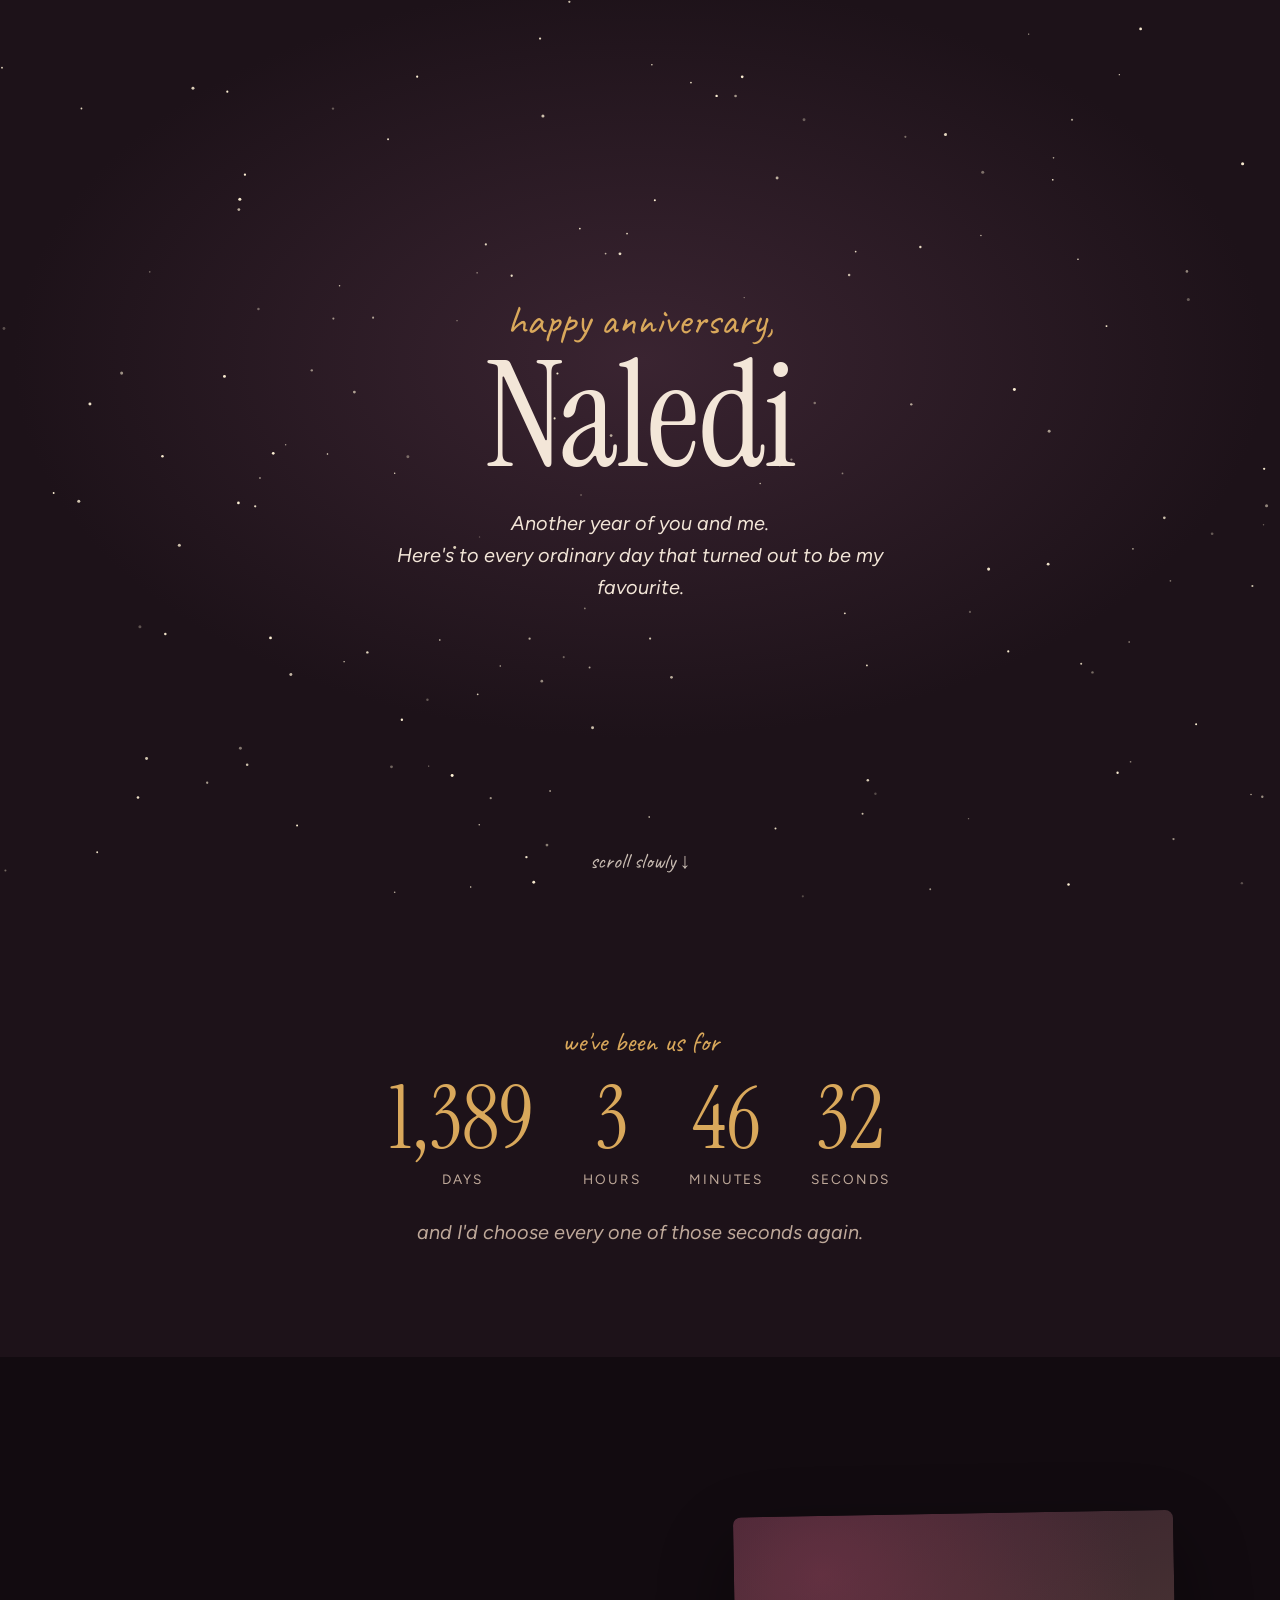
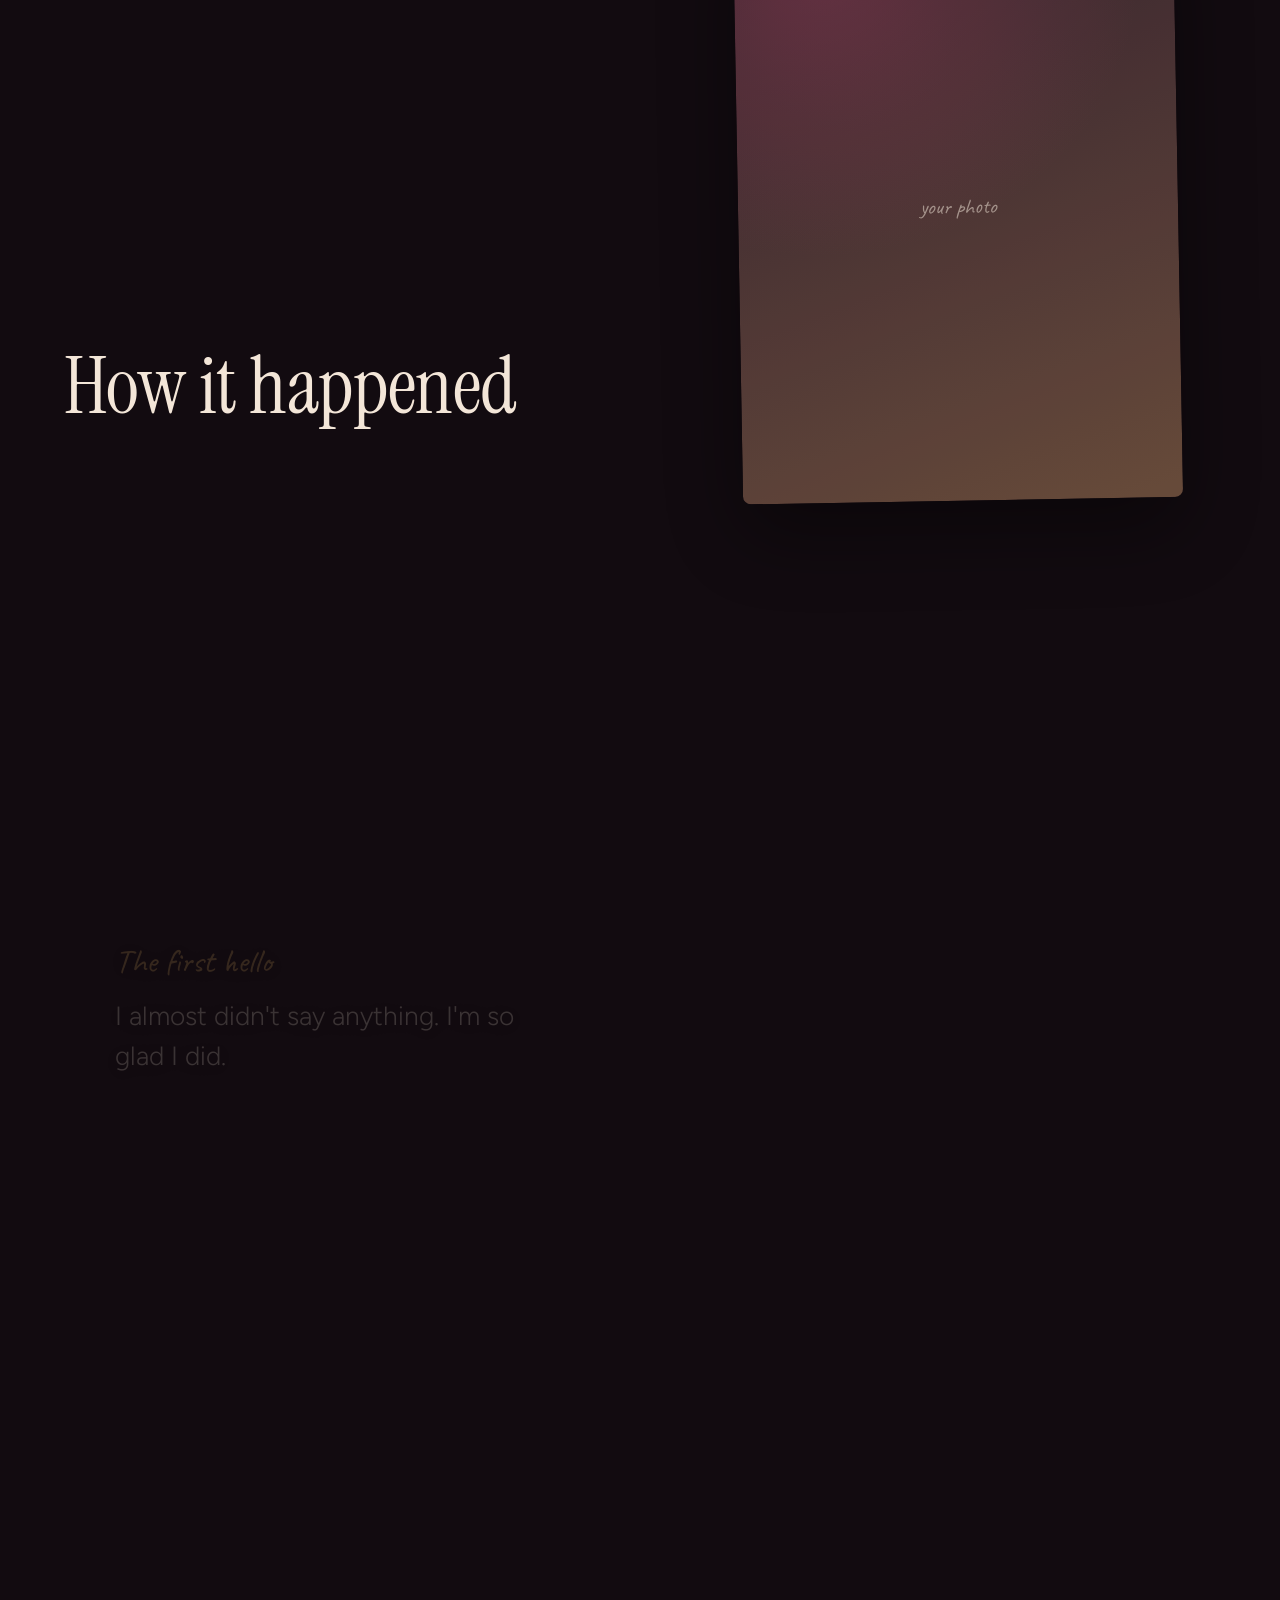
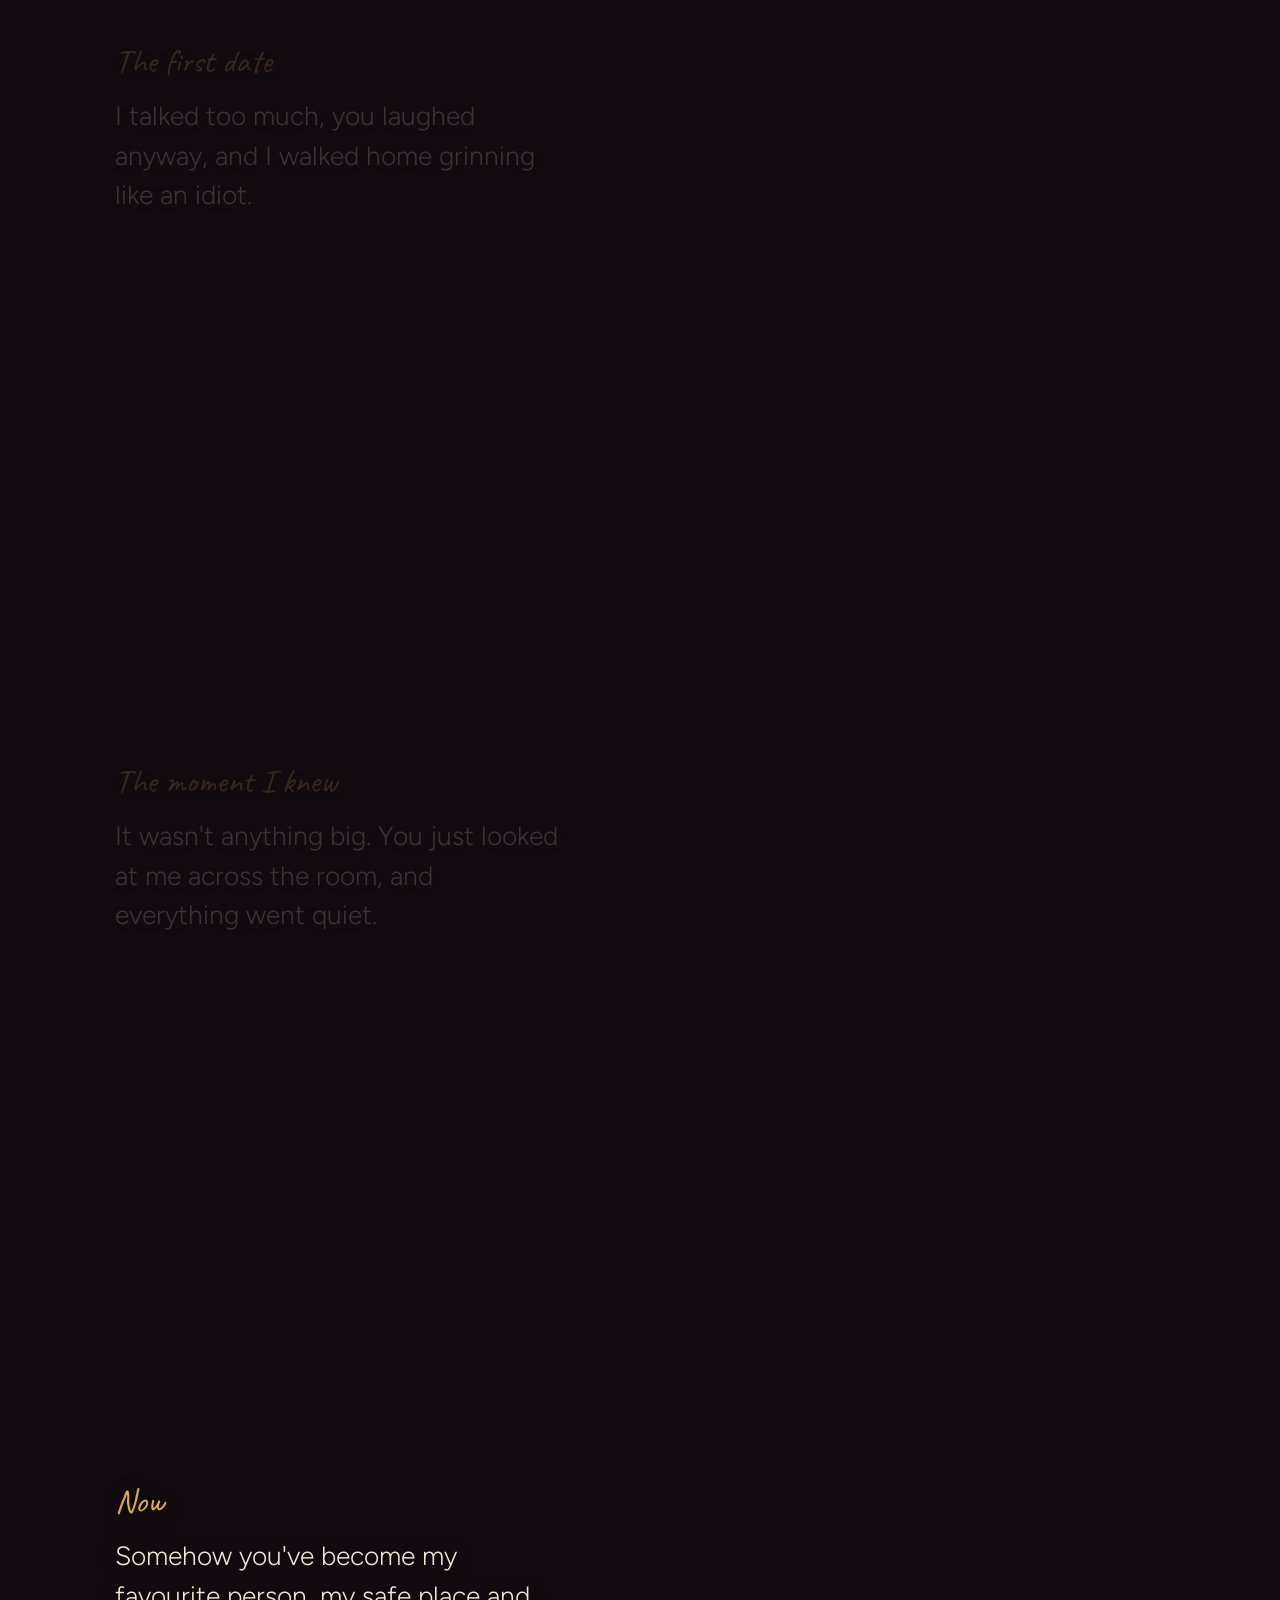
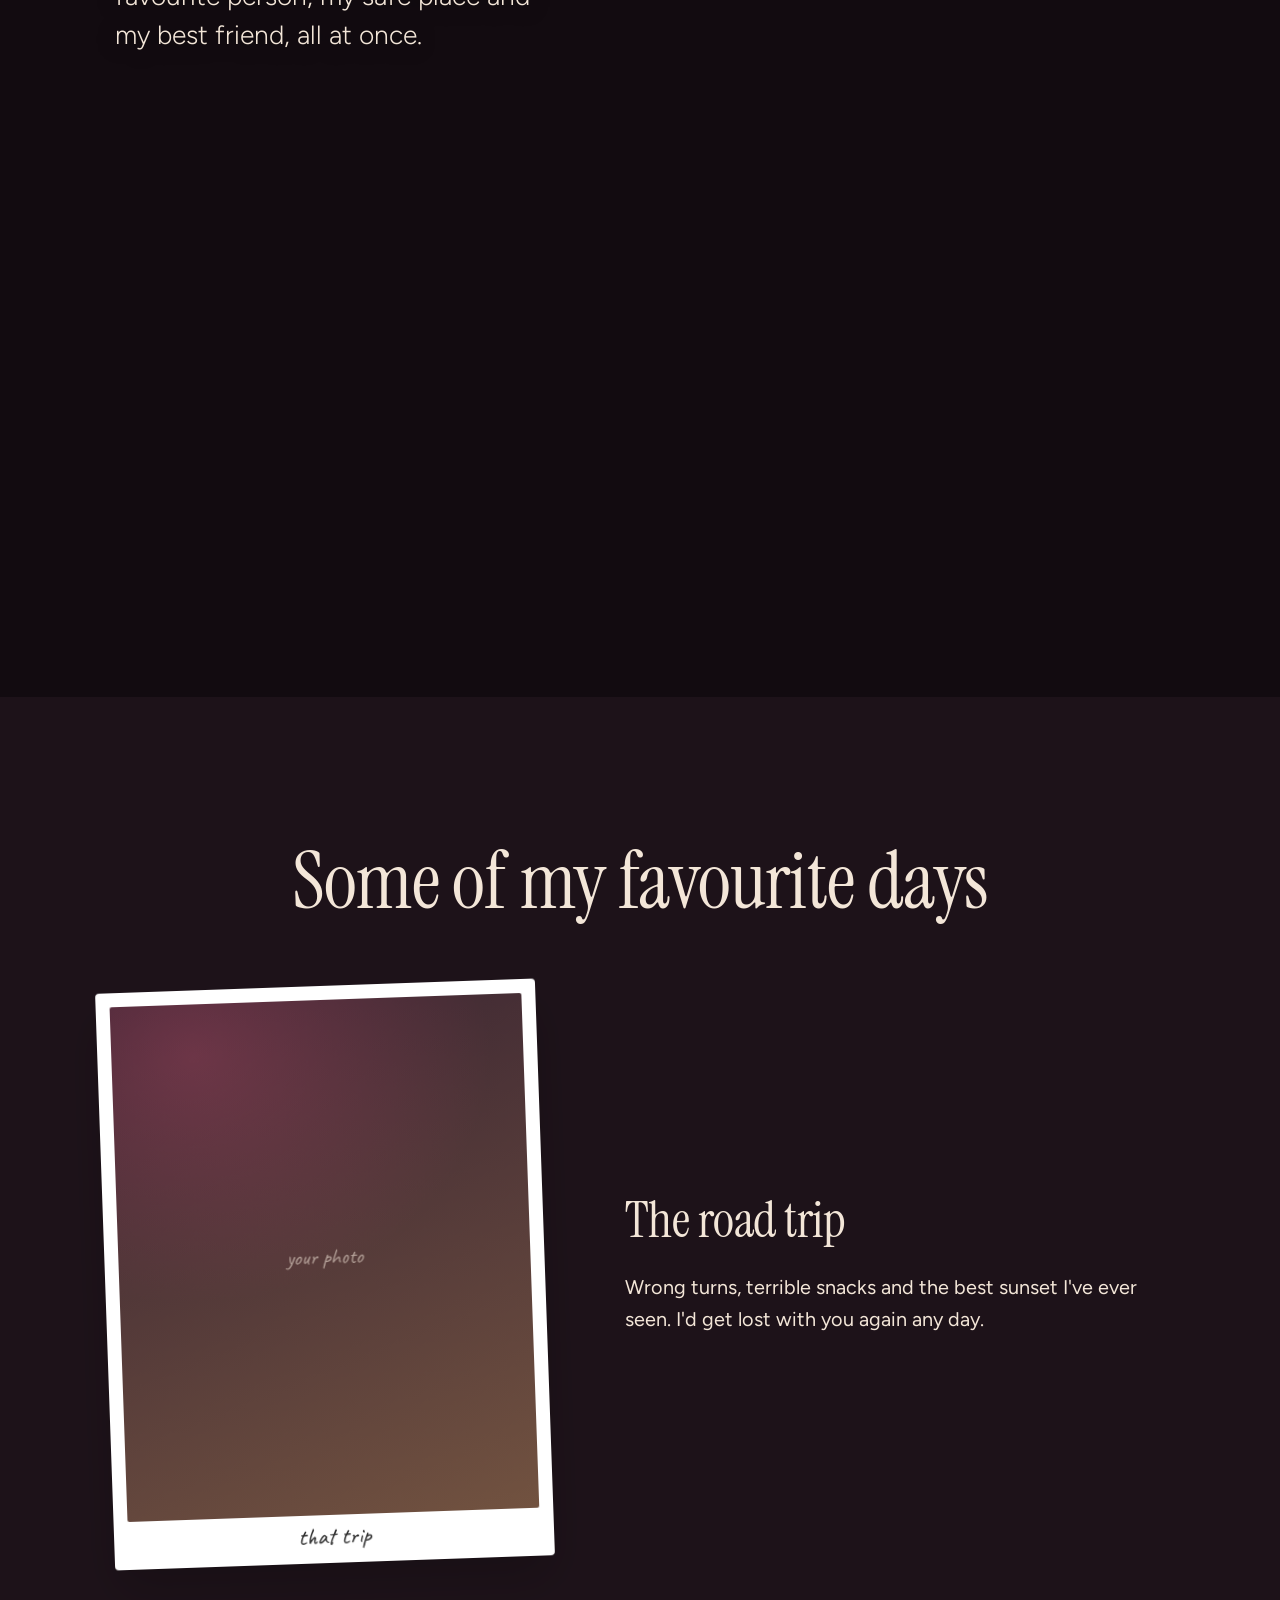
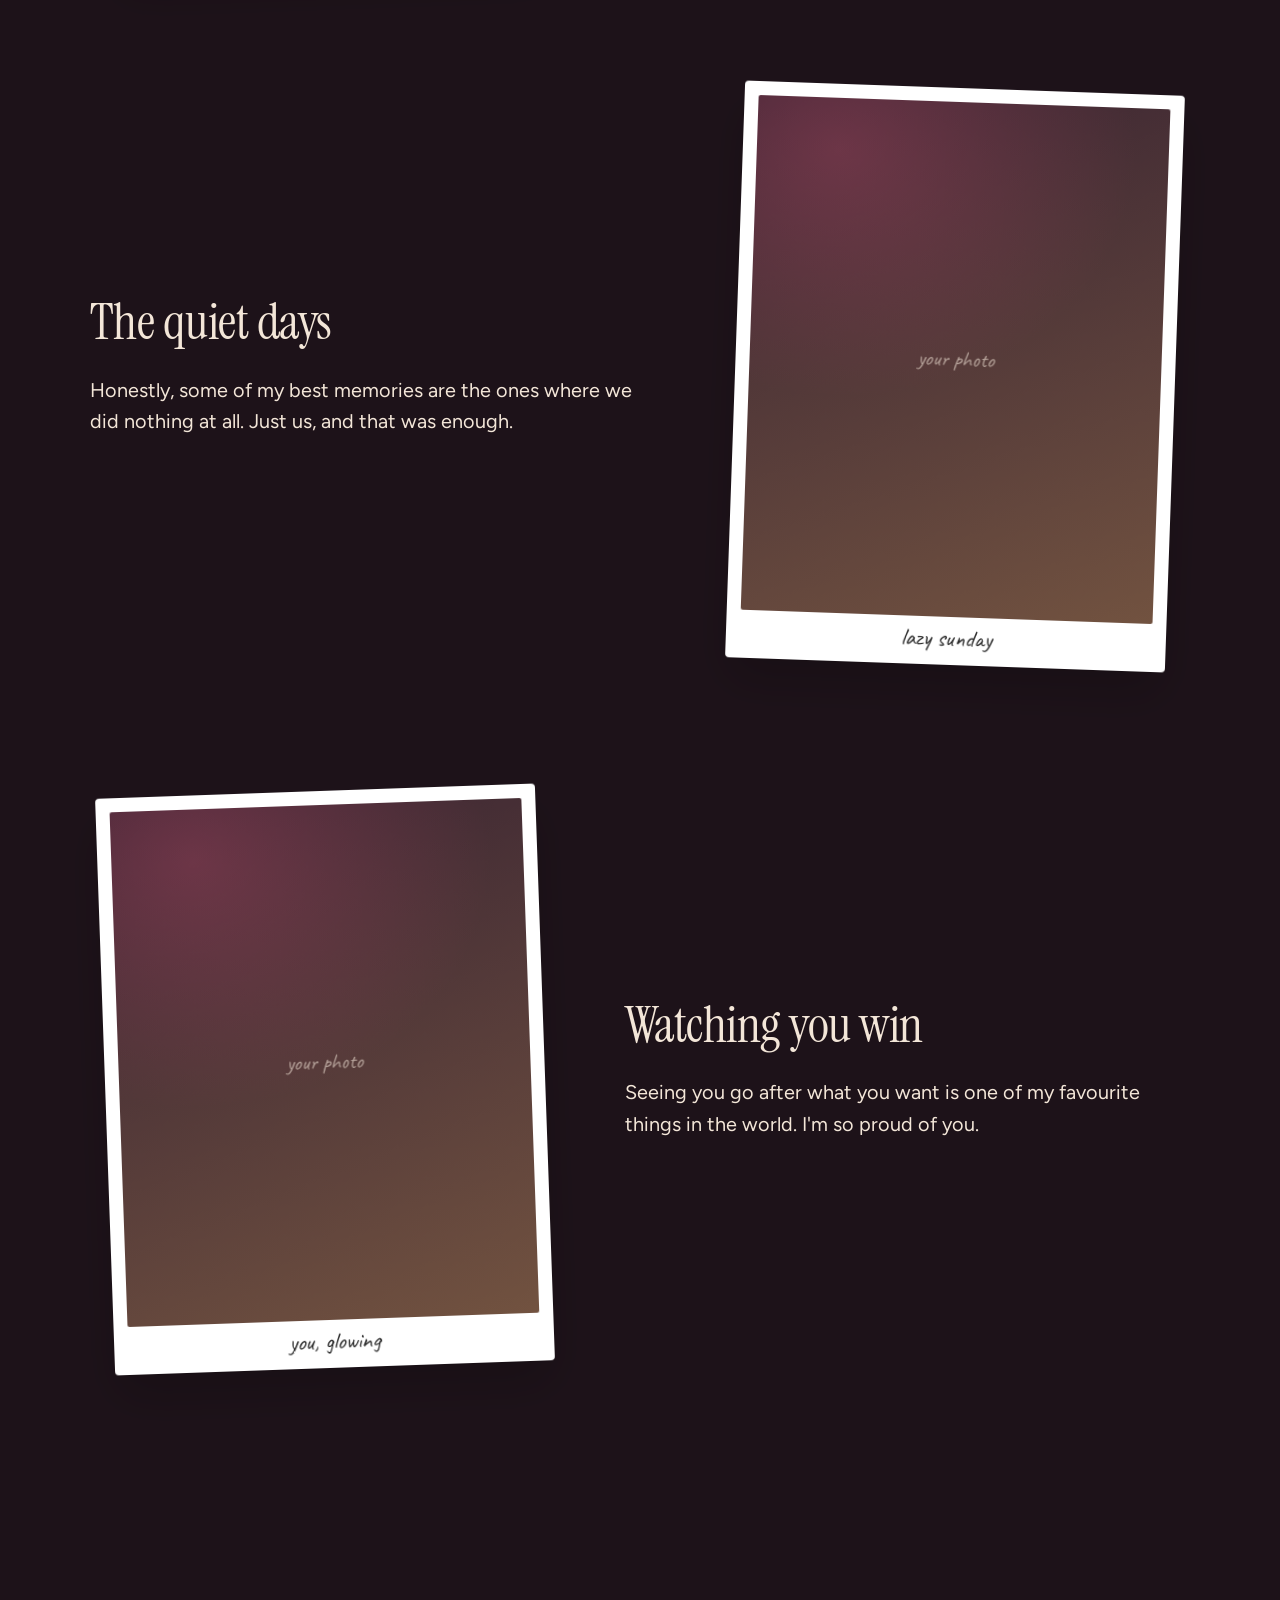
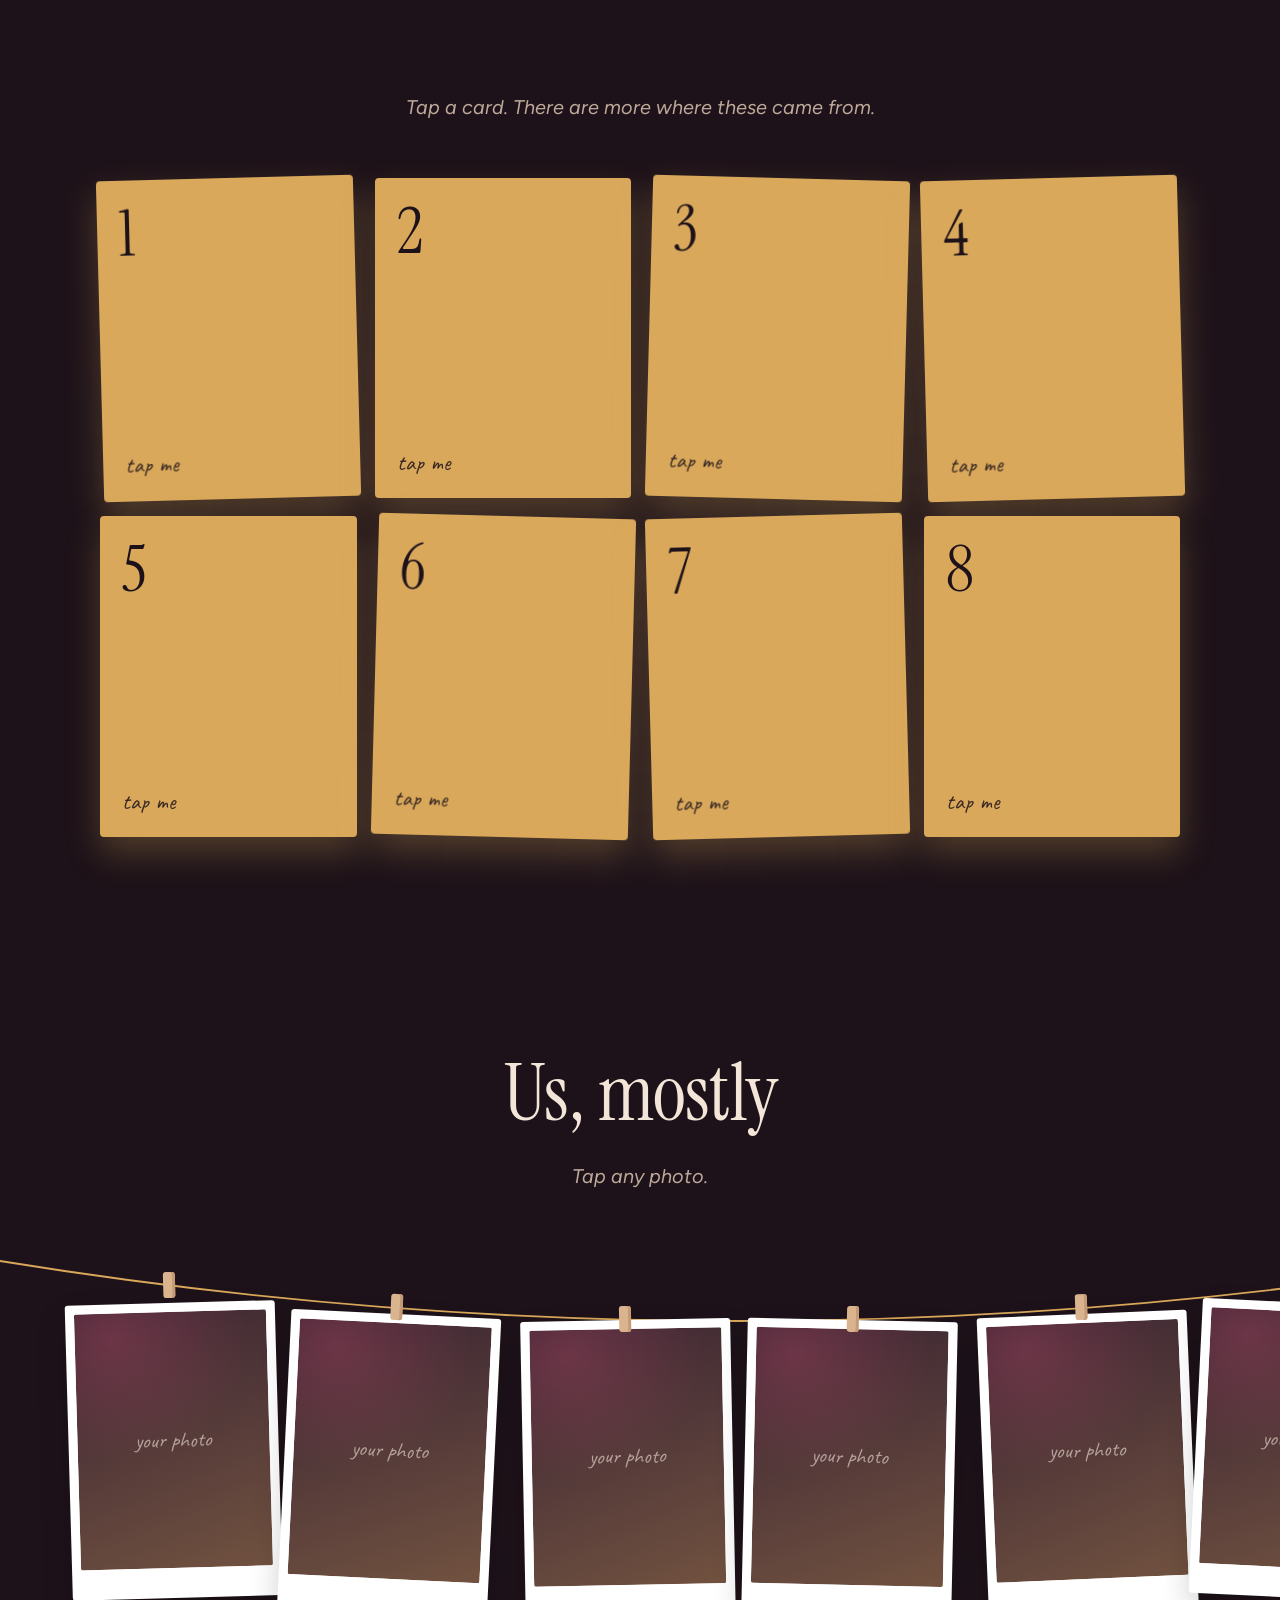
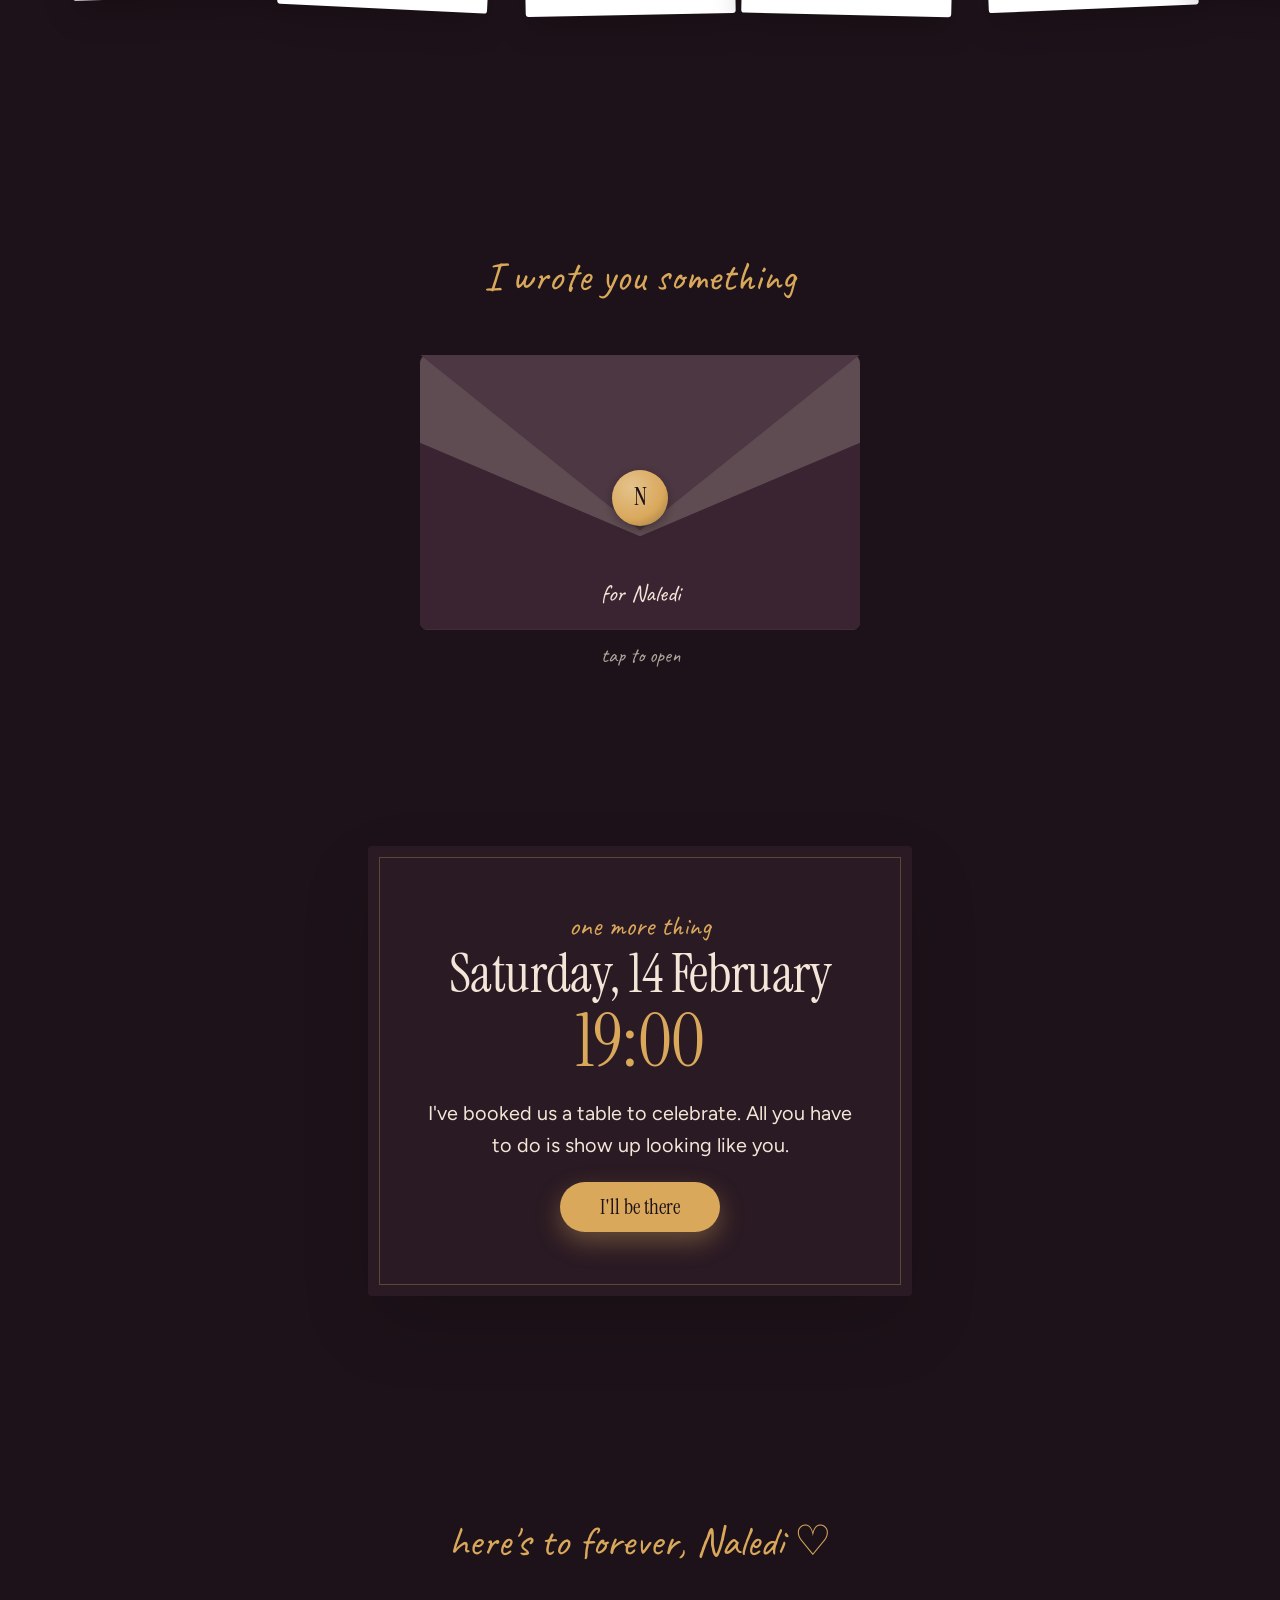
<file: preview.html>
<!doctype html>
<html lang="en">
<head>
  <meta charset="utf-8">
  <meta name="viewport" content="width=device-width, initial-scale=1">
  <meta name="robots" content="noindex">
  <title>Preview</title>
  <link rel="preconnect" href="https://fonts.googleapis.com">
  <link rel="preconnect" href="https://fonts.gstatic.com" crossorigin>
  <link rel="stylesheet" href="engine/engine.css">
  <link rel="stylesheet" href="engine/heritage.css">
</head>
<body>
  <div id="app"></div>
  <script src="engine/templates.js"></script>
  <script src="engine/templates-heritage.js"></script>
  <script src="engine/catalog.js"></script>
  <script src="engine/heritage.js"></script>
  <script src="engine/engine.js"></script>
  <script>
    (() => {
      const q = new URLSearchParams(location.search);
      const t = q.get('t'), c = q.get('c');
      const tpl = window.KEEPSAKE_TEMPLATES[t] || window.KEEPSAKE_TEMPLATES.anniversary;
      const site = JSON.parse(JSON.stringify(tpl.site));
      const C = window.KEEPSAKE_CATALOG;
      if (c && tpl.cultures) C.applyCulture(site, c);
      else if (site.culture && !(site.style && site.style.colors)) C.applyCulture(site, site.culture);
      if (q.get('nocover') === '1') site.sections = site.sections.filter(x => x.type !== 'cover');
      Keepsake.render(site);
      window.addEventListener('message', e => {
        if (e.origin !== location.origin || !e.data || e.data.type !== 'keepsake:site') return;
        const y = window.scrollY;
        Keepsake.render(e.data.site);
        requestAnimationFrame(() => window.scrollTo(0, y));
      });
      if (window.parent !== window) window.parent.postMessage({ type: 'keepsake:ready' }, location.origin);
    })();
  </script>
</body>
</html>
</file>
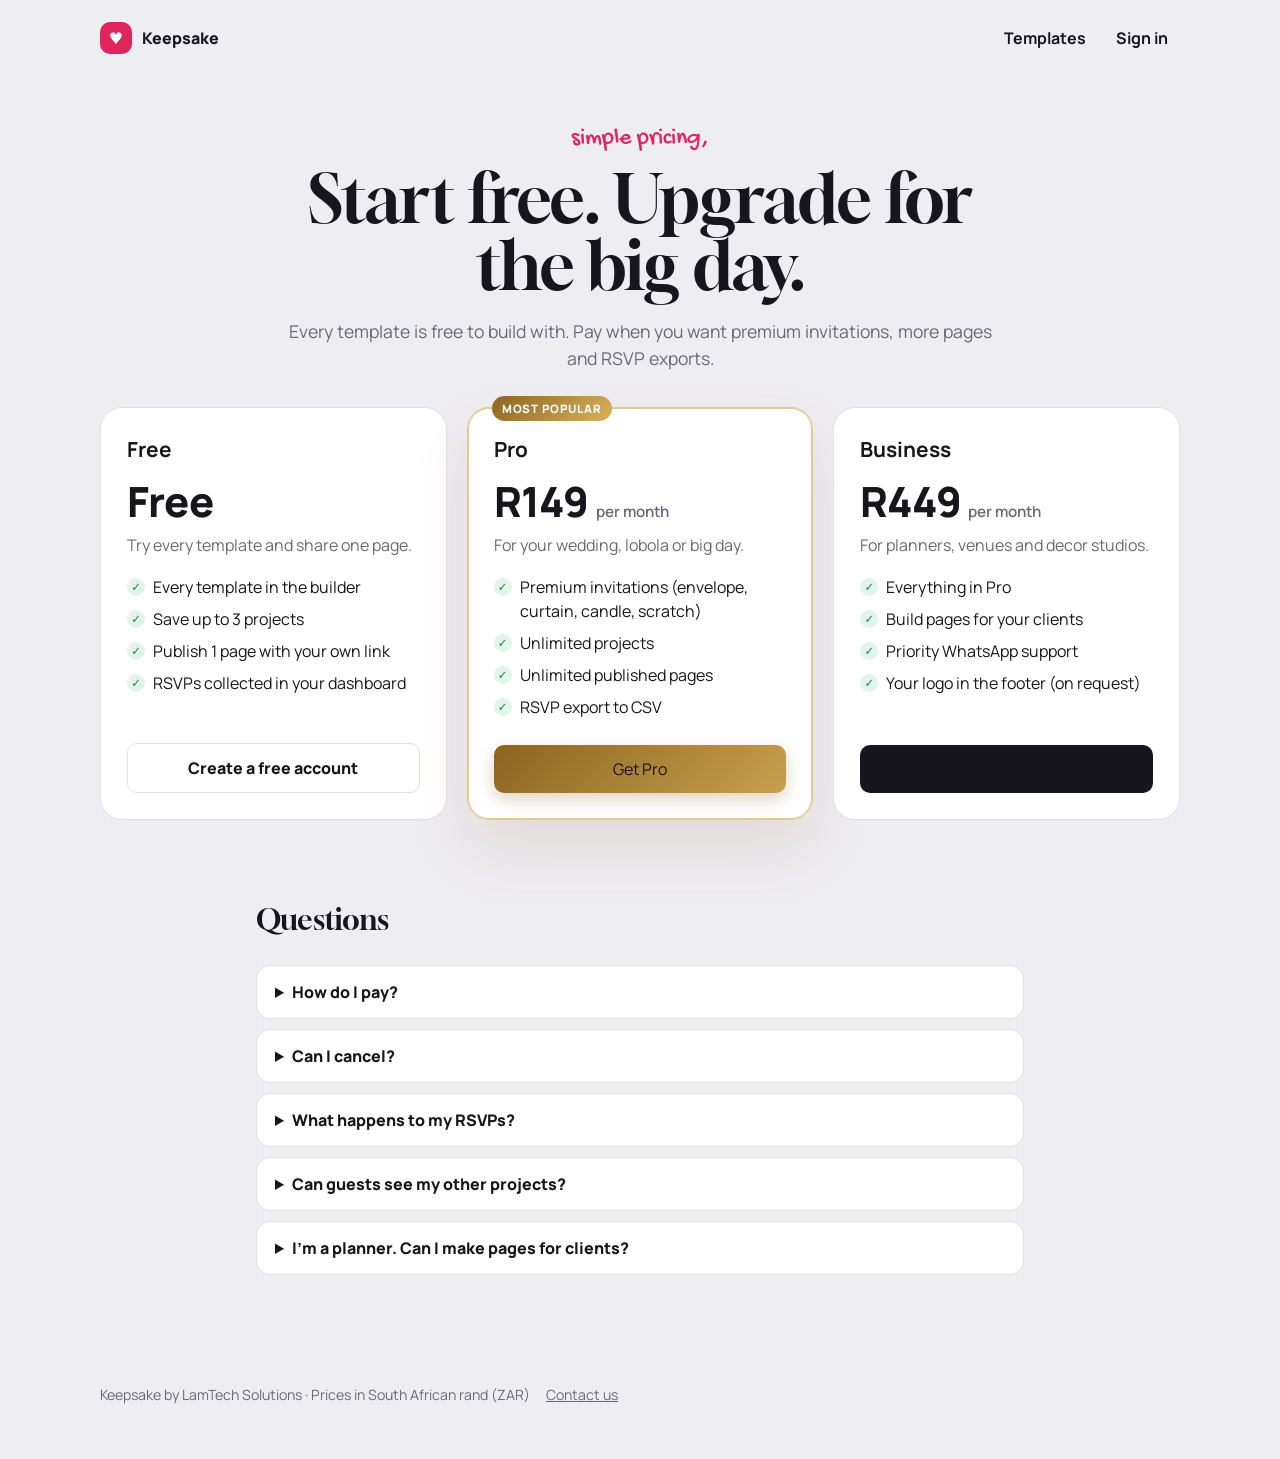
<file: pricing.html>
<!doctype html>
<html lang="en">
<head>
  <meta charset="utf-8">
  <meta name="viewport" content="width=device-width, initial-scale=1">
  <title>Pricing · Keepsake</title>
  <meta name="description" content="Keepsake plans: start free, upgrade for premium invitations, unlimited pages and RSVP export.">
  <link rel="preconnect" href="https://fonts.googleapis.com">
  <link rel="preconnect" href="https://fonts.gstatic.com" crossorigin>
  <link href="https://fonts.googleapis.com/css2?family=Manrope:wght@400..800&family=Gochi+Hand&family=Gloock&display=swap" rel="stylesheet">
  <link rel="stylesheet" href="app.css">
</head>
<body class="app-page">
  <div class="app-wrap">
    <header class="app-top">
      <a class="app-brand" href="index.html"><span class="mark" aria-hidden="true">♥</span> Keepsake</a>
      <nav class="app-nav"><a href="index.html">Templates</a><span data-account></span></nav>
    </header>
    <section class="price-hero">
      <p class="hand" style="font-family:'Gochi Hand',cursive;color:var(--brand);font-size:1.5rem;margin:0">simple pricing,</p>
      <h1 class="serif">Start free. Upgrade for the big day.</h1>
      <p>Every template is free to build with. Pay when you want premium invitations, more pages and RSVP exports.</p>
    </section>
    <main class="plans" id="plans"></main>
    <section class="faq">
      <h2 class="serif" style="font-size:1.8rem">Questions</h2>
      <details><summary>How do I pay?</summary><p id="pay-note"></p></details>
      <details><summary>Can I cancel?</summary><p>Yes. Plans are month to month. When a plan ends, your pages stay saved; anything beyond the free limits is unpublished until you upgrade again.</p></details>
      <details><summary>What happens to my RSVPs?</summary><p>They're stored in your account. You can see them in your dashboard at any time, and Pro accounts can download them as a spreadsheet (CSV).</p></details>
      <details><summary>Can guests see my other projects?</summary><p>No. Projects are private to your account. Guests only see the page you publish, at the link you share.</p></details>
      <details><summary>I'm a planner. Can I make pages for clients?</summary><p>Yes, that's what Business is for. Make as many client pages as you need from one account.</p></details>
    </section>
    <footer class="app-foot"><span>Keepsake by LamTech Solutions · Prices in South African rand (ZAR)</span><a id="support" href="#">Contact us</a></footer>
  </div>
  <script src="vendor/supabase-2.45.4.js"></script>
  <script src="config.js"></script>
  <script src="cloud.js"></script>
  <script>
    (async () => {
      const K = window.KCloud, C = window.KEEPSAKE_CONFIG, esc = K.esc;
      document.getElementById('pay-note').textContent = C.paymentNote;
      document.getElementById('support').href = 'mailto:' + C.supportEmail + '?subject=' + encodeURIComponent('Keepsake plans');
      const me = K.ready ? await K.profile().catch(() => null) : null;
      K.mountAccount(document.querySelector('[data-account]'));
      const order = ['free', 'pro', 'business'];
      const box = document.getElementById('plans');
      box.innerHTML = order.map(k => {
        const p = C.plans[k], cur = me && me.plan === k;
        const btn = cur ? '<button class="k-btn ghost" disabled>Your plan</button>'
          : k === 'free' ? `<a class="k-btn ghost" href="${me ? 'dashboard.html' : 'login.html?mode=up'}">${me ? 'Go to my projects' : 'Create a free account'}</a>`
          : `<button type="button" class="k-btn ${k === 'pro' ? 'gold' : 'dark'}" data-plan="${k}">Get ${esc(p.name)}</button>`;
        return `<article class="plan${k === 'pro' ? ' feat' : ''}">
          ${k === 'pro' ? '<span class="tag">Most popular</span>' : ''}
          <h2>${esc(p.name)}</h2>
          <p class="price">${p.price ? esc(C.currency) + p.price : 'Free'} <small>${esc(p.per)}</small></p>
          <p class="blurb">${esc(p.blurb)}</p>
          <ul>${p.features.map(f => `<li>${esc(f)}</li>`).join('')}</ul>
          ${btn}
        </article>`;
      }).join('');

      box.addEventListener('click', async e => {
        const b = e.target.closest('[data-plan]'); if (!b) return;
        const plan = b.dataset.plan, p = C.plans[plan];
        if (!me) { location.href = 'login.html?mode=up&next=pricing.html'; return; }
        const m = K.modal(`<h2>Upgrade to ${esc(p.name)}</h2>
          <p class="k-sub">${esc(C.currency)}${p.price} ${esc(p.per)}. ${esc(C.paymentNote)}</p>
          <label class="k-f"><span>Anything we should know? (optional)</span><textarea id="u-note" rows="3" maxlength="500" placeholder="e.g. wedding date, invoice details, company name"></textarea></label>
          <p class="k-msg" id="u-msg" aria-live="polite"></p>
          <div class="k-row end"><button type="button" class="k-btn" id="u-go">Request ${esc(p.name)}</button></div>`);
        m.el.querySelector('#u-go').addEventListener('click', async ev => {
          ev.target.disabled = true;
          const { error } = await K.sb.from('upgrade_requests').insert({ plan, note: m.el.querySelector('#u-note').value.trim() || null });
          const msg = m.el.querySelector('#u-msg');
          if (error) { msg.textContent = K.nice(error); msg.className = 'k-msg bad'; ev.target.disabled = false; return; }
          msg.textContent = `Request sent. We'll email ${me.email} with payment details shortly.`; msg.className = 'k-msg good';
          ev.target.textContent = 'Sent';
        });
      });
    })();
  </script>
  <script src="sw-register.js"></script>
</body>
</html>
</file>
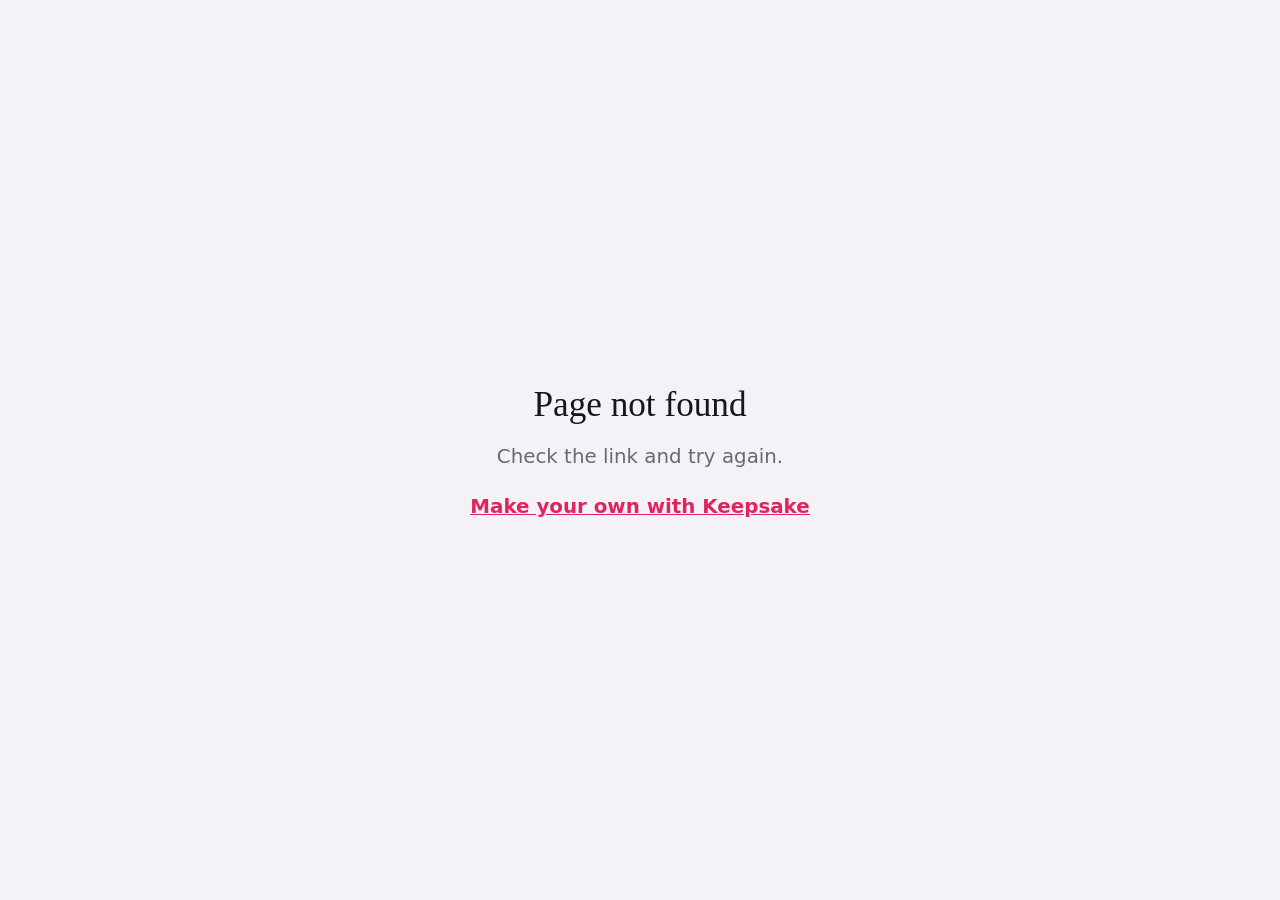
<file: view.html>
<!doctype html>
<html lang="en">
<head>
  <meta charset="utf-8">
  <meta name="viewport" content="width=device-width, initial-scale=1">
  <title>You're invited</title>
  <meta name="robots" content="noindex, nofollow">
  <meta name="referrer" content="strict-origin-when-cross-origin">
  <link rel="preconnect" href="https://fonts.googleapis.com">
  <link rel="preconnect" href="https://fonts.gstatic.com" crossorigin>
  <link rel="stylesheet" href="/engine/engine.css">
  <link rel="stylesheet" href="/engine/heritage.css">
  <style>
    .v-msg { min-height: 100vh; display: grid; place-items: center; text-align: center; padding: 24px; font-family: system-ui, sans-serif; background: #F4F2F7; color: #17161C; }
    .v-msg h1 { font-family: Georgia, serif; font-weight: 400; font-size: 2.2rem; margin: 0 0 8px; }
    .v-msg p { color: #6A6875; margin: 0 0 18px; }
    .v-msg a { color: #E0245E; font-weight: 700; }
    .v-spin { width: 34px; height: 34px; border-radius: 50%; border: 3px solid #E1DFE8; border-top-color: #E0245E; animation: vs 0.8s linear infinite; }
    @keyframes vs { to { transform: rotate(360deg) } }
  </style>
</head>
<body>
  <div id="app"><div class="v-msg"><div class="v-spin" role="status" aria-label="Loading"></div></div></div>
  <script src="/vendor/supabase-2.45.4.js"></script>
  <script src="/config.js"></script>
  <script src="/engine/catalog.js"></script>
  <script src="/engine/heritage.js"></script>
  <script src="/engine/engine.js"></script>
  <script>
    (async () => {
      const C = window.KEEPSAKE_CONFIG;
      const app = document.getElementById('app');
      const fail = (h, p) => { app.innerHTML = `<div class="v-msg"><div><h1>${h}</h1><p>${p}</p><a href="/">Make your own with Keepsake</a></div></div>`; };
      const m = location.pathname.match(/^\/p\/([a-z0-9-]{3,61})\/?$/i);
      const slug = (m ? m[1] : new URLSearchParams(location.search).get('s') || '').toLowerCase();
      if (!slug) { fail('Page not found', 'Check the link and try again.'); return; }
      const sb = window.supabase.createClient(C.supabaseUrl, C.supabaseKey, { auth: { persistSession: false, autoRefreshToken: false } });
      let row;
      try {
        const { data, error } = await sb.rpc('get_published', { p_slug: slug });
        if (error) throw error;
        row = data && data[0];
      } catch (_) { fail('Couldn\'t load this page', 'Check your connection and refresh.'); return; }
      if (!row) { fail('This page isn\'t available', 'It may have been unpublished, or the link has a typo.'); return; }

      const site = row.site || {};
      if (site.culture && !(site.style && site.style.colors) && window.KEEPSAKE_CATALOG) window.KEEPSAKE_CATALOG.applyCulture(site, site.culture);
      delete site._siteUrl; delete site._guests;
      delete site._badge;

      // RSVPs go to the couple's dashboard
      window.KEEPSAKE_ON_RSVP = async r => {
        try {
          await sb.rpc('submit_rsvp', {
            p_slug: slug, p_name: String(r.name || '').slice(0, 120), p_attending: !!r.attending,
            p_guests: r.attending ? Math.max(1, Math.min(20, r.guests | 0)) : 0,
            p_meals: (r.meals || []).slice(0, 10).map(x => String(x).slice(0, 60)),
            p_dietary: r.dietary || null, p_song: r.song || null, p_message: r.message || null
          });
        } catch (_) { /* the guest still sees their ticket and the WhatsApp option */ }
      };

      Keepsake.render(site);
      const desc = document.createElement('meta'); desc.name = 'description';
      desc.content = site.to ? `A page for ${site.to}` : 'You\'re invited';
      document.head.appendChild(desc);
    })();
  </script>
</body>
</html>
</file>
<file: builder.css>
:root {
  --bg: #EEEDF2; --panel: #FFFFFF; --ink: #17161C; --muted: #6A6875; --line: #E1DFE8;
  --brand: #E0245E; --brand-ink: #FFFFFF; --soft: #F7F6FA;
  --ui: "Manrope", system-ui, sans-serif; --hand: "Gochi Hand", cursive;
}
*, *::before, *::after { box-sizing: border-box; }
html, body { height: 100%; }
body { margin: 0; background: var(--bg); color: var(--ink); font-family: var(--ui); font-size: 15px; line-height: 1.45; display: flex; flex-direction: column; }
button, input, select, textarea { font: inherit; color: inherit; }
:focus-visible { outline: 2px solid var(--brand); outline-offset: 2px; }
.sr { position: absolute; width: 1px; height: 1px; overflow: hidden; clip: rect(0 0 0 0); }
code { background: var(--soft); border: 1px solid var(--line); border-radius: 4px; padding: 0 4px; font-size: .9em; }

/* top bar */
.bar { display: flex; align-items: center; gap: 14px; padding: 10px 16px; background: var(--panel); border-bottom: 1px solid var(--line); flex-wrap: wrap; }
.brand { display: flex; align-items: center; gap: 8px; text-decoration: none; color: var(--ink); font-weight: 800; letter-spacing: -.01em; }
.brand-mark { width: 30px; height: 30px; display: grid; place-items: center; border-radius: 9px; background: var(--brand); color: #fff; font-size: 15px; }
.tpl-pick select { padding: 8px 32px 8px 12px; border-radius: 10px; border: 1px solid var(--line); background: var(--soft); font-weight: 700; }
.bar-actions { margin-left: auto; display: flex; align-items: center; gap: 10px; }
.seg { display: inline-flex; background: var(--soft); border: 1px solid var(--line); border-radius: 10px; padding: 3px; }
.seg button { border: 0; background: none; padding: 6px 12px; border-radius: 8px; cursor: pointer; font-weight: 600; color: var(--muted); }
.seg button[aria-pressed="true"] { background: var(--panel); color: var(--ink); box-shadow: 0 1px 3px rgba(0,0,0,.1); }
.more { position: relative; }
.more summary { list-style: none; cursor: pointer; padding: 8px 14px; border-radius: 10px; border: 1px solid var(--line); font-weight: 600; }
.more summary::-webkit-details-marker { display: none; }
.menu { position: absolute; right: 0; top: calc(100% + 6px); z-index: 20; background: var(--panel); border: 1px solid var(--line); border-radius: 12px; box-shadow: 0 16px 40px rgba(0,0,0,.14); padding: 6px; min-width: 220px; display: grid; }
.menu button, .menu-file { text-align: left; border: 0; background: none; padding: 10px 12px; border-radius: 8px; cursor: pointer; font-weight: 600; }
.menu button:hover, .menu-file:hover { background: var(--soft); }
.menu-file input { display: none; }
.primary { border: 0; background: var(--brand); color: var(--brand-ink); padding: 10px 18px; border-radius: 10px; font-weight: 800; cursor: pointer; box-shadow: 0 6px 16px rgba(224,36,94,.28); }
.primary:disabled { opacity: .6; cursor: progress; }
.menu-link { padding: 10px 12px; border-radius: 8px; font-weight: 600; color: var(--ink); text-decoration: none; }
.menu-link:hover { background: var(--soft); }
.cloud-state { font-size: 13px; color: var(--muted); white-space: nowrap; }
.cloud-state.ok::before { content: "● "; color: #1E7F4F; }
.cloud-state.busy::before { content: "● "; color: #C9A04E; }
.cloud-state.bad { color: #B4232C; }
.k-acc { font-weight: 700; color: var(--ink); text-decoration: none; padding: 8px 10px; border-radius: 10px; white-space: nowrap; }
.k-acc:hover { background: var(--soft); }
#cloud-save[hidden] { display: none; }

.tabs { display: none; }

/* work area */
.work { flex: 1; min-height: 0; display: grid; grid-template-columns: minmax(340px, 440px) 1fr; }
.panel { overflow-y: auto; padding: 16px; display: flex; flex-direction: column; gap: 12px; border-right: 1px solid var(--line); }
.stage { min-height: 0; display: grid; place-items: stretch; padding: 16px; }
.frame-wrap { height: 100%; width: 100%; margin: 0 auto; background: #fff; border-radius: 14px; overflow: hidden; box-shadow: 0 20px 60px rgba(0,0,0,.12); transition: width .35s ease; }
.frame-wrap[data-view="phone"] { width: 390px; max-width: 100%; border-radius: 32px; border: 10px solid #17161C; }
iframe { width: 100%; height: 100%; border: 0; display: block; }

/* cards & fields */
.card { background: var(--panel); border: 1px solid var(--line); border-radius: 14px; padding: 14px; }
.card h2 { font-size: 15px; margin: 0 0 10px; }
.hint { color: var(--muted); font-size: 13px; margin: 8px 0 0; }
.row2 { display: grid; grid-template-columns: 1fr 1fr; gap: 10px; }
.f { display: grid; gap: 5px; margin-top: 10px; }
.f:first-child { margin-top: 0; }
.row2 .f { margin-top: 0; }
.f > span { font-size: 12.5px; font-weight: 700; color: var(--muted); }
.f input[type="text"], .f input[type="number"], .f input[type="datetime-local"], .f textarea, .f select {
  width: 100%; padding: 9px 11px; border-radius: 9px; border: 1px solid var(--line); background: var(--soft);
}
.f textarea { resize: vertical; min-height: 84px; line-height: 1.5; }
.f input:focus, .f textarea:focus, .f select:focus { background: #fff; border-color: var(--brand); outline: none; }

.sec-card { padding: 0; overflow: hidden; }
.sec-card > summary { list-style: none; display: flex; align-items: center; gap: 10px; padding: 12px 14px; cursor: pointer; }
.sec-card > summary::-webkit-details-marker { display: none; }
.sec-card > summary::before { content: "›"; font-size: 20px; line-height: 1; color: var(--muted); transition: transform .2s ease; }
.sec-card[open] > summary::before { transform: rotate(90deg); }
.sec-name { font-weight: 800; flex: 1; }
.sec-card.off .sec-name { color: var(--muted); text-decoration: line-through; }
.sec-tools { display: flex; align-items: center; gap: 4px; }
.icon { border: 0; background: none; width: 30px; height: 30px; border-radius: 8px; cursor: pointer; color: var(--muted); font-size: 16px; }
.icon:hover { background: var(--soft); color: var(--ink); }
.icon:disabled { opacity: .3; cursor: default; }
.switch { position: relative; width: 38px; height: 22px; flex: 0 0 auto; }
.switch input { position: absolute; inset: 0; opacity: 0; cursor: pointer; margin: 0; }
.switch span { position: absolute; inset: 0; border-radius: 22px; background: #CFCBD8; transition: background .2s ease; pointer-events: none; }
.switch span::after { content: ""; position: absolute; top: 3px; left: 3px; width: 16px; height: 16px; border-radius: 50%; background: #fff; transition: transform .2s ease; }
.switch input:checked + span { background: var(--brand); }
.switch input:checked + span::after { transform: translateX(16px); }
.switch input:focus-visible + span { outline: 2px solid var(--brand); outline-offset: 2px; }
.sec-body { padding: 0 14px 14px; border-top: 1px solid var(--line); padding-top: 12px; }

.items { display: grid; gap: 10px; margin-top: 10px; }
.item { border: 1px dashed var(--line); border-radius: 12px; padding: 12px; background: var(--soft); position: relative; }
.item-head { display: flex; justify-content: space-between; align-items: center; font-size: 12.5px; font-weight: 800; color: var(--muted); margin-bottom: 4px; }
.item .f input, .item .f textarea { background: #fff; }
.ghost-btn { border: 1px dashed var(--line); background: none; border-radius: 10px; padding: 9px; font-weight: 700; cursor: pointer; color: var(--muted); width: 100%; }
.ghost-btn:hover { border-color: var(--brand); color: var(--brand); }

.img-pick { display: flex; align-items: center; gap: 10px; }
.thumb { width: 64px; height: 64px; border-radius: 10px; object-fit: cover; background: repeating-linear-gradient(45deg, #ECEAF1 0 8px, #F6F5F9 8px 16px); border: 1px solid var(--line); flex: 0 0 auto; }
.file-btn { position: relative; overflow: hidden; display: inline-flex; align-items: center; padding: 8px 12px; border-radius: 9px; border: 1px solid var(--line); background: #fff; font-weight: 700; cursor: pointer; }
.file-btn input { position: absolute; inset: 0; opacity: 0; cursor: pointer; }
.link-btn { border: 0; background: none; color: var(--muted); text-decoration: underline; cursor: pointer; padding: 4px; }
.thumbs { display: grid; grid-template-columns: repeat(auto-fill, minmax(70px, 1fr)); gap: 8px; margin-top: 4px; }
.thumbs .t { position: relative; }
.thumbs .t img { width: 100%; aspect-ratio: 1; object-fit: cover; border-radius: 9px; display: block; }
.thumbs .t button { position: absolute; top: 3px; right: 3px; width: 22px; height: 22px; border-radius: 50%; border: 0; background: rgba(0,0,0,.6); color: #fff; cursor: pointer; line-height: 1; }
.thumbs .file-btn { justify-content: center; aspect-ratio: 1; border-style: dashed; color: var(--muted); font-size: 12px; text-align: center; padding: 4px; }

.add-row { display: flex; gap: 8px; }
.add-row select { flex: 1; }
.add-row button { border: 0; background: var(--ink); color: #fff; border-radius: 9px; padding: 0 16px; font-weight: 700; cursor: pointer; }

.toast { position: fixed; left: 50%; bottom: 22px; transform: translate(-50%, 20px); background: var(--ink); color: #fff; padding: 12px 18px; border-radius: 12px; font-weight: 600; opacity: 0; transition: opacity .3s ease, transform .3s ease; pointer-events: none; z-index: 40; max-width: calc(100vw - 32px); }
.toast.show { opacity: 1; transform: translate(-50%, 0); }

@media (max-width: 860px) {
  .bar { gap: 8px; }
  .seg { display: none; }
  .brand-name { display: none; }
  .tabs { display: grid; grid-template-columns: 1fr 1fr; background: var(--panel); border-bottom: 1px solid var(--line); }
  .tabs button { border: 0; background: none; padding: 10px; font-weight: 700; color: var(--muted); border-bottom: 2px solid transparent; cursor: pointer; }
  .tabs button[aria-selected="true"] { color: var(--ink); border-bottom-color: var(--brand); }
  .work { grid-template-columns: 1fr; }
  .work[data-tab="edit"] .stage { display: none; }
  .work[data-tab="preview"] .panel { display: none; }
  .panel { border-right: 0; }
  .stage { padding: 0; }
  .frame-wrap, .frame-wrap[data-view="phone"] { width: 100%; border-radius: 0; border: 0; box-shadow: none; }
}
@media (prefers-reduced-motion: reduce) { * { transition-duration: .01ms !important; } }

.icon.armed { width: auto; padding: 0 8px; background: var(--brand); color: #fff; font-weight: 800; font-size: 12px; }
.menu button.armed { background: var(--brand); color: #fff; }

/* secondary button */
.secondary { border: 1px solid var(--ink); background: var(--panel); color: var(--ink); padding: 9px 16px; border-radius: 10px; font-weight: 800; cursor: pointer; }
.secondary:hover { background: var(--ink); color: #fff; }

/* look panel */
.look > summary { gap: 12px; }
.look-peek { display: inline-flex; }
.look-peek i { width: 16px; height: 16px; border-radius: 50%; border: 2px solid var(--panel); margin-left: -5px; box-shadow: 0 0 0 1px var(--line); }
.pals { display: grid; grid-template-columns: repeat(auto-fill, minmax(92px, 1fr)); gap: 8px; }
.pal { border: 1px solid var(--line); background: var(--panel); border-radius: 12px; padding: 6px; cursor: pointer; display: grid; gap: 5px; text-align: left; }
.pal[aria-checked="true"] { border-color: var(--brand); box-shadow: 0 0 0 2px var(--brand); }
.pal-sw { height: 38px; border-radius: 8px; display: flex; align-items: flex-end; gap: 3px; padding: 6px; border: 1px solid rgba(0,0,0,.06); }
.pal-sw i { width: 12px; height: 12px; border-radius: 50%; }
.pal-name { font-size: 11.5px; font-weight: 700; color: var(--muted); line-height: 1.2; }
.sub { margin-top: 10px; border: 1px solid var(--line); border-radius: 10px; padding: 8px 12px; background: var(--soft); }
.sub > summary { cursor: pointer; font-weight: 700; font-size: 13px; color: var(--muted); }
.clrs { display: grid; grid-template-columns: repeat(auto-fill, minmax(130px, 1fr)); gap: 8px; margin-top: 10px; }
.clr { display: flex; align-items: center; gap: 8px; font-size: 13px; font-weight: 600; cursor: pointer; }
.clr input { width: 34px; height: 34px; border: 1px solid var(--line); border-radius: 9px; padding: 2px; background: #fff; cursor: pointer; flex: 0 0 auto; }
.pairs { display: grid; grid-template-columns: repeat(auto-fill, minmax(150px, 1fr)); gap: 8px; }
.pair { border: 1px solid var(--line); background: var(--panel); border-radius: 12px; padding: 10px 12px; cursor: pointer; display: grid; gap: 2px; text-align: left; }
.pair[aria-checked="true"] { border-color: var(--brand); box-shadow: 0 0 0 2px var(--brand); }
.pair b { font-size: 19px; font-weight: 400; line-height: 1.15; }
.pair span { font-size: 11.5px; color: var(--muted); }
.pair em { font-style: normal; font-size: 17px; color: var(--brand); line-height: 1.1; }
.row3 { display: grid; grid-template-columns: repeat(3, minmax(0, 1fr)); gap: 10px; margin-top: 10px; }
.row3 .f { margin-top: 0; }
.f output { float: right; font-weight: 600; color: var(--ink); }
.f input[type="range"] { width: 100%; accent-color: var(--brand); }
#look-reset { margin-top: 12px; }
@media (max-width: 520px) { .row3 { grid-template-columns: 1fr; } }

/* video dialog */
.vid-dlg { border: 0; border-radius: 20px; padding: 0; width: min(560px, calc(100vw - 32px)); max-height: calc(100vh - 32px); box-shadow: 0 30px 80px rgba(0,0,0,.3); color: var(--ink); background: var(--panel); }
.vid-dlg::backdrop { background: rgba(23,22,28,.6); }
.vid-in { padding: 18px 20px 20px; display: grid; gap: 4px; }
.vid-head { display: flex; justify-content: space-between; align-items: center; }
.vid-head h2 { margin: 0; font-size: 19px; }
.vid-step { display: grid; gap: 12px; }
.seg-wide { display: grid; grid-auto-flow: column; grid-auto-columns: 1fr; width: 100%; }
.seg-wide button { display: grid; gap: 1px; padding: 8px 6px; text-align: center; }
.seg-wide small { font-weight: 500; font-size: 11px; color: var(--muted); }
.primary.wide { width: 100%; padding: 13px; font-size: 15px; }
.vid-canvas-wrap { width: 100%; max-height: 56vh; aspect-ratio: 9 / 16; margin: 0 auto; background: #111; border-radius: 14px; overflow: hidden; display: grid; place-items: center; }
.vid-canvas-wrap canvas, .vid-canvas-wrap video { width: 100%; height: 100%; object-fit: contain; display: block; }
.vid-bar { height: 8px; border-radius: 8px; background: var(--soft); overflow: hidden; }
.vid-bar span { display: block; height: 100%; width: 0; background: var(--brand); transition: width .2s linear; }
.vid-actions { display: flex; gap: 10px; }
.vid-actions > * { flex: 1; }
@media (max-width: 860px) { #make-video { padding: 9px 10px; } }
.fonts-row { display: grid; gap: 10px; margin-top: 10px; }
.fonts-row .f { margin-top: 0; grid-template-columns: 96px 1fr; align-items: center; }
.fonts-row select { font-size: 15px; }

/* guest links */
.guestlinks .gl-base, .guestlinks .gl-list { width: 100%; padding: 9px 11px; border-radius: 9px; border: 1px solid var(--line); background: #fff; font: inherit; }
.gl-out { display: grid; gap: 8px; margin-top: 6px; }
.gl-row { display: grid; gap: 2px; padding: 8px 10px; border-radius: 9px; background: #fff; border: 1px solid var(--line); font-size: 13px; }
.gl-url { color: var(--muted); word-break: break-all; font-size: 12px; }
#who-extra .f { margin-top: 12px; }

/* account bar on small screens */
@media (max-width: 860px) {
  .bar-actions { margin-left: 0; width: 100%; flex-wrap: wrap; gap: 6px; }
  .bar-actions > * { flex: 1 1 auto; }
  .bar-actions .secondary, .bar-actions .primary, .more summary { padding: 8px 10px; font-size: 14px; white-space: nowrap; text-align: center; }
  .cloud-state { flex-basis: 100%; order: 9; }
  .tpl-pick { flex: 1; }
  .tpl-pick select { width: 100%; }
}

.img-off .img-pick { background: var(--soft); border: 1px dashed var(--line); border-radius: 10px; padding: 8px 10px; }
.img-off .hint { flex: 1; margin: 0; }
</file>
<file: app.css>
/* Keepsake app pages (login, dashboard, pricing) + shared modal */
[hidden] { display: none !important; }
:root { --bg: #EEEDF2; --panel: #fff; --ink: #17161C; --muted: #6A6875; --line: #E1DFE8; --brand: #E0245E; --soft: #F7F6FA; --gold: #B98A2E; --ok: #1E7F4F; --bad: #B4232C; }
.app-page { margin: 0; background: var(--bg); color: var(--ink); font-family: "Manrope", system-ui, sans-serif; line-height: 1.5; min-height: 100vh; }
.app-page *, .app-page *::before, .app-page *::after { box-sizing: border-box; }
.app-page :focus-visible { outline: 2px solid var(--brand); outline-offset: 3px; border-radius: 6px; }
.app-page button, .app-page input, .app-page select, .app-page textarea { font: inherit; color: inherit; }
.app-wrap { max-width: 1160px; margin: 0 auto; padding: 0 clamp(16px, 4vw, 40px); }
.app-top { display: flex; align-items: center; gap: 14px; padding: 18px 0; flex-wrap: wrap; }
.app-brand { display: flex; align-items: center; gap: 10px; font-weight: 800; color: var(--ink); text-decoration: none; }
.app-brand .mark { width: 32px; height: 32px; display: grid; place-items: center; border-radius: 10px; background: var(--brand); color: #fff; }
.app-nav { margin-left: auto; display: flex; gap: 6px; align-items: center; flex-wrap: wrap; }
.app-nav a, .app-nav button { color: var(--ink); text-decoration: none; font-weight: 700; padding: 8px 12px; border-radius: 10px; border: 0; background: none; cursor: pointer; }
.app-nav a:hover, .app-nav button:hover { background: rgba(0,0,0,.05); }
.app-nav .cta { background: var(--ink); color: #fff; }
.app-nav .cta:hover { background: #2c2a33; }
.serif { font-family: "Gloock", Georgia, serif; font-weight: 400; letter-spacing: -.01em; }
.k-plan { display: inline-block; background: linear-gradient(135deg, #8C6420, #D9B25E); color: #fff; font-size: .7rem; letter-spacing: .06em; text-transform: uppercase; padding: 2px 8px; border-radius: 999px; vertical-align: middle; }
.k-plan.free { background: #DCDAE3; color: var(--ink); }

/* buttons */
.k-btn { display: inline-flex; align-items: center; justify-content: center; gap: 6px; border: 0; background: var(--brand); color: #fff; padding: 10px 16px; border-radius: 10px; font-weight: 800; cursor: pointer; text-decoration: none; box-shadow: 0 6px 16px rgba(224,36,94,.22); }
.k-btn:disabled { opacity: .6; cursor: progress; }
.k-btn.ghost { background: var(--panel); color: var(--ink); border: 1px solid var(--line); box-shadow: none; }
.k-btn.ghost:hover { background: var(--soft); }
.k-btn.danger { color: var(--bad); }
.k-btn.dark { background: var(--ink); box-shadow: none; }
.k-btn.gold { background: linear-gradient(135deg, #8C6420, #C9A04E); box-shadow: 0 6px 16px rgba(140,100,32,.28); }
.k-btn.sm { padding: 7px 11px; font-size: .88rem; border-radius: 9px; }
.k-row { display: flex; gap: 10px; flex-wrap: wrap; align-items: center; margin-top: 14px; }
.k-row.end { justify-content: flex-end; }

/* forms */
.k-f { display: grid; gap: 6px; margin-top: 14px; }
.k-f > span { font-size: .82rem; font-weight: 700; color: var(--muted); }
.k-f input, .k-f select, .k-f textarea { width: 100%; padding: 11px 12px; border-radius: 10px; border: 1px solid var(--line); background: var(--soft); }
.k-f input:focus, .k-f select:focus, .k-f textarea:focus { outline: none; border-color: var(--brand); background: #fff; }
.k-msg { min-height: 1.4em; margin: 10px 0 0; font-size: .9rem; color: var(--muted); }
.k-msg.bad { color: var(--bad); }
.k-msg.good { color: var(--ok); }
.k-msg a { color: inherit; font-weight: 800; }

/* modal */
.k-modal { position: fixed; inset: 0; z-index: 1000; background: rgba(15,14,20,.5); display: grid; place-items: center; padding: 16px; font-family: "Manrope", system-ui, sans-serif; color: var(--ink); animation: kfade .2s ease; }
.k-dialog { position: relative; background: var(--panel); border-radius: 18px; padding: 24px; width: min(480px, 100%); max-height: calc(100vh - 32px); overflow: auto; box-shadow: 0 30px 80px rgba(0,0,0,.3); }
.k-dialog.wide { width: min(980px, 100%); }
.k-dialog h2 { margin: 0 0 4px; font-size: 1.3rem; }
.k-sub { margin: 0; color: var(--muted); font-size: .92rem; }
.k-x { position: absolute; top: 12px; right: 12px; width: 34px; height: 34px; border-radius: 50%; border: 0; background: var(--soft); cursor: pointer; font-size: 14px; }
.k-slug { display: flex; align-items: center; border: 1px solid var(--line); border-radius: 10px; background: var(--soft); overflow: hidden; }
.k-slug:focus-within { border-color: var(--brand); background: #fff; }
.k-pre { padding: 11px 0 11px 12px; color: var(--muted); font-size: .9rem; white-space: nowrap; max-width: 55%; overflow: hidden; text-overflow: ellipsis; }
.k-slug input { border: 0 !important; background: none !important; padding-left: 2px !important; min-width: 0; flex: 1; }
.k-live { margin-top: 12px; padding: 12px; border-radius: 12px; background: #EEF8F2; border: 1px solid #CFE9DA; }
.k-live a#k-link { color: var(--ok); font-weight: 800; word-break: break-all; }
.k-live .k-row { margin-top: 10px; }
@keyframes kfade { from { opacity: 0 } }

/* auth */
.auth { min-height: calc(100vh - 80px); display: grid; place-items: center; padding: 24px 0 60px; }
.auth-card { background: var(--panel); border: 1px solid var(--line); border-radius: 22px; padding: clamp(22px, 4vw, 36px); width: min(440px, 100%); box-shadow: 0 30px 70px rgba(0,0,0,.08); }
.auth-card h1 { font-size: 2rem; margin: 0; }
.auth-card .hand { font-family: "Gochi Hand", cursive; color: var(--brand); font-size: 1.3rem; margin: 0; }
.auth-tabs { display: grid; grid-template-columns: 1fr 1fr; background: var(--soft); border: 1px solid var(--line); border-radius: 12px; padding: 4px; margin: 18px 0 4px; }
.auth-tabs button { border: 0; background: none; padding: 9px; border-radius: 9px; font-weight: 800; color: var(--muted); cursor: pointer; }
.auth-tabs button[aria-selected="true"] { background: var(--panel); color: var(--ink); box-shadow: 0 1px 4px rgba(0,0,0,.1); }
.auth-card .k-btn { width: 100%; margin-top: 18px; padding: 12px; }
.linkish { border: 0; background: none; color: var(--muted); text-decoration: underline; cursor: pointer; padding: 0; font-size: .9rem; }
.fine { color: var(--muted); font-size: .82rem; margin-top: 16px; }

/* dashboard */
.dash-head { display: flex; align-items: flex-end; gap: 16px; flex-wrap: wrap; padding: 3vh 0 2vh; }
.dash-head h1 { font-size: clamp(2rem, 1.4rem + 2.4vw, 3rem); margin: 0; line-height: 1.05; }
.dash-head p { margin: 4px 0 0; color: var(--muted); }
.dash-head .k-row { margin: 0 0 0 auto; }
.plan-bar { display: flex; align-items: center; gap: 12px; flex-wrap: wrap; background: var(--panel); border: 1px solid var(--line); border-radius: 14px; padding: 12px 16px; margin-bottom: 18px; }
.plan-bar .meter { flex: 1; min-width: 160px; height: 8px; background: var(--soft); border-radius: 99px; overflow: hidden; }
.plan-bar .meter i { display: block; height: 100%; background: var(--brand); border-radius: 99px; }
.plan-bar small { color: var(--muted); }
.d-tabs { display: flex; gap: 8px; margin: 0 0 16px; }
.d-tabs button { border: 1px solid var(--line); background: var(--panel); padding: 8px 14px; border-radius: 999px; font-weight: 800; color: var(--muted); cursor: pointer; }
.d-tabs button[aria-selected="true"] { background: var(--ink); color: #fff; border-color: var(--ink); }
.p-grid { display: grid; grid-template-columns: repeat(auto-fill, minmax(min(100%, 300px), 1fr)); gap: 18px; padding-bottom: 8vh; }
.p-card { background: var(--panel); border: 1px solid var(--line); border-radius: 18px; overflow: hidden; display: flex; flex-direction: column; }
.p-shot { position: relative; aspect-ratio: 16 / 10; overflow: hidden; background: var(--soft); display: block; }
.p-shot iframe { position: absolute; top: 0; left: 0; width: 1280px; height: 800px; border: 0; transform-origin: 0 0; pointer-events: none; }
.p-status { position: absolute; top: 10px; left: 10px; z-index: 2; font-size: .72rem; font-weight: 800; letter-spacing: .05em; text-transform: uppercase; padding: 4px 9px; border-radius: 999px; background: rgba(255,255,255,.92); color: var(--muted); }
.p-status.live { background: #1E7F4F; color: #fff; }
.p-info { padding: 14px 16px 16px; display: grid; gap: 4px; flex: 1; }
.p-info h3 { margin: 0; font-size: 1.08rem; }
.p-info .meta { color: var(--muted); font-size: .85rem; }
.p-info .live-link { font-size: .85rem; color: var(--ok); font-weight: 700; word-break: break-all; }
.p-acts { display: flex; gap: 8px; flex-wrap: wrap; padding: 0 16px 16px; }
.p-acts .k-btn { flex: 1 1 auto; }
.empty { background: var(--panel); border: 1px dashed #CFCCD8; border-radius: 18px; padding: 48px 24px; text-align: center; }
.empty h2 { margin: 0 0 6px; }
.empty p { color: var(--muted); margin: 0 0 18px; }
.tbl-wrap { overflow-x: auto; border: 1px solid var(--line); border-radius: 12px; margin-top: 14px; }
.tbl { width: 100%; border-collapse: collapse; font-size: .9rem; background: var(--panel); }
.tbl th, .tbl td { text-align: left; padding: 10px 12px; border-bottom: 1px solid var(--line); vertical-align: top; }
.tbl th { background: var(--soft); font-size: .78rem; text-transform: uppercase; letter-spacing: .05em; color: var(--muted); white-space: nowrap; }
.tbl tr:last-child td { border-bottom: 0; }
.pill { display: inline-block; padding: 2px 9px; border-radius: 999px; font-size: .78rem; font-weight: 800; }
.pill.yes { background: #E3F4EA; color: var(--ok); }
.pill.no { background: #FBE6E8; color: var(--bad); }
.stats { display: grid; grid-template-columns: repeat(auto-fit, minmax(120px, 1fr)); gap: 10px; margin-top: 14px; }
.stat { background: var(--soft); border-radius: 12px; padding: 12px; }
.stat b { display: block; font-size: 1.6rem; line-height: 1.1; }
.stat span { color: var(--muted); font-size: .82rem; }

/* pricing */
.price-hero { text-align: center; padding: 5vh 0 4vh; max-width: 44rem; margin: 0 auto; }
.price-hero h1 { font-size: clamp(2.4rem, 1.6rem + 3.6vw, 4.2rem); line-height: 1; margin: .1em 0 .3em; }
.price-hero p { color: var(--muted); font-size: 1.1rem; margin: 0; }
.plans { display: grid; grid-template-columns: repeat(auto-fit, minmax(min(100%, 290px), 1fr)); gap: 20px; padding-bottom: 6vh; align-items: stretch; }
.plan { background: var(--panel); border: 1px solid var(--line); border-radius: 22px; padding: 26px; display: flex; flex-direction: column; gap: 10px; position: relative; }
.plan.feat { border-color: #E3C98E; box-shadow: 0 0 0 1px #E3C98E inset, 0 30px 60px rgba(140,100,32,.12); }
.plan .tag { position: absolute; top: -12px; left: 24px; background: linear-gradient(135deg, #8C6420, #D9B25E); color: #fff; font-size: .72rem; font-weight: 800; letter-spacing: .08em; text-transform: uppercase; padding: 4px 10px; border-radius: 999px; }
.plan h2 { margin: 0; font-size: 1.3rem; }
.plan .price { font-size: 2.6rem; font-weight: 800; letter-spacing: -.02em; line-height: 1; margin: 6px 0 0; }
.plan .price small { font-size: .95rem; font-weight: 600; color: var(--muted); letter-spacing: 0; }
.plan p.blurb { color: var(--muted); margin: 0; }
.plan ul { list-style: none; padding: 0; margin: 8px 0 auto; display: grid; gap: 8px; }
.plan li { padding-left: 26px; position: relative; }
.plan li::before { content: "✓"; position: absolute; left: 0; top: 0; width: 18px; height: 18px; border-radius: 50%; background: #E3F4EA; color: var(--ok); font-size: .72rem; font-weight: 900; display: grid; place-items: center; margin-top: 3px; }
.plan .k-btn { margin-top: 16px; width: 100%; padding: 12px; }
.faq { max-width: 48rem; margin: 0 auto; padding-bottom: 8vh; }
.faq details { background: var(--panel); border: 1px solid var(--line); border-radius: 14px; padding: 14px 18px; margin-bottom: 10px; }
.faq summary { font-weight: 800; cursor: pointer; }
.faq p { color: var(--muted); margin: 8px 0 0; }
.app-foot { color: var(--muted); font-size: .88rem; padding: 3vh 0 6vh; display: flex; gap: 16px; flex-wrap: wrap; }
.app-foot a { color: var(--muted); }
.skeleton { height: 260px; border-radius: 18px; background: linear-gradient(90deg, #E6E4EC, #F2F1F5, #E6E4EC); background-size: 200% 100%; animation: shim 1.2s linear infinite; }
@keyframes shim { to { background-position: -200% 0 } }
@media (prefers-reduced-motion: reduce) { .skeleton, .k-modal { animation: none; } }
</file>
<file: engine/engine.css>
/* ================= themes ================= */
:root, [data-theme="apology"] {
  --bg: #FBEFF1; --bg2: #F4C6D0; --ink: #2E1A26; --muted: #6E5563;
  --accent: #C0153F; --accent2: #F08AA2; --card: #FFFBFC; --on-accent: #FBEFF1;
  --story: #12161E; --story-ink: #E9ECF1; --paper: #FFFBFC; --paper-ink: #2E1A26;
  --display: "Gloock", Georgia, serif; --body: "Newsreader", Georgia, serif; --hand: "Nanum Pen Script", cursive;
  --hs: 1.55; --disp-w: 400; --radius: 14px;
}
[data-theme="anniversary"] {
  --bg: #1D1219; --bg2: #3A2431; --ink: #F3E6D8; --muted: #BFA99A;
  --accent: #D9A85B; --accent2: #A2445F; --card: #2A1A23; --on-accent: #1D1219;
  --story: #120B10; --story-ink: #F3E6D8; --story-accent: #D9A85B; --paper: #FBF5EC; --paper-ink: #2A1A23;
  --display: "Instrument Serif", Georgia, serif; --body: "Figtree", system-ui, sans-serif; --hand: "Caveat", cursive;
  --hs: 1.3; --disp-w: 400; --radius: 4px;
}
[data-theme="birthday"] {
  --bg: #FFF1CC; --bg2: #FFC7A1; --ink: #2B2118; --muted: #6B5A48;
  --accent: #FF5C39; --accent2: #23B5A6; --card: #FFFFFF; --on-accent: #FFFFFF;
  --story: #2B2118; --story-ink: #FFF1CC; --paper: #FFFFFF; --paper-ink: #2B2118;
  --display: "Bagel Fat One", system-ui; --body: "DM Sans", system-ui, sans-serif; --hand: "Gaegu", cursive;
  --hs: 1.3; --disp-w: 400; --radius: 22px;
}
[data-theme="proposal"] {
  --bg: #E6ECE4; --bg2: #C9D6C5; --ink: #1E2A23; --muted: #56655B;
  --accent: #A07B42; --accent2: #7C9A86; --card: #F6F8F4; --on-accent: #F6F8F4;
  --story: #1E2A23; --story-ink: #E6ECE4; --story-accent: #D2B27A; --paper: #FBFCF9; --paper-ink: #1E2A23;
  --display: "Italiana", Georgia, serif; --body: "Lora", Georgia, serif; --hand: "Pinyon Script", cursive;
  --hs: 1.45; --disp-w: 400; --radius: 2px;
}
[data-theme="valentine"] {
  --bg: #FFE1EA; --bg2: #FFB3C7; --ink: #5A0E2C; --muted: #8A4A62;
  --accent: #E8174F; --accent2: #FF8FAB; --card: #FFF6F8; --on-accent: #FFF6F8;
  --story: #5A0E2C; --story-ink: #FFE1EA; --paper: #FFF9FA; --paper-ink: #5A0E2C;
  --display: "Shrikhand", cursive; --body: "Nunito", system-ui, sans-serif; --hand: "Gochi Hand", cursive;
  --hs: 1.2; --disp-w: 400; --radius: 26px;
}
[data-theme="askout"] {
  --bg: #E8EFFF; --bg2: #C5D4FF; --ink: #1A2547; --muted: #55608A;
  --accent: #5B4BDB; --accent2: #FFC845; --card: #FFFFFF; --on-accent: #FFFFFF;
  --story: #1A2547; --story-ink: #E8EFFF; --paper: #FFFFFF; --paper-ink: #1A2547;
  --display: "Fredoka", system-ui; --body: "Outfit", system-ui, sans-serif; --hand: "Patrick Hand", cursive;
  --hs: 1.15; --disp-w: 600; --radius: 18px;
}

/* ================= base ================= */
*, *::before, *::after { box-sizing: border-box; }
html { scroll-behavior: smooth; }
body {
  margin: 0; background: var(--bg); color: var(--ink);
  font-family: var(--body); font-size: calc(clamp(1.04rem, .96rem + .35vw, 1.24rem) * var(--ts, 1)); line-height: 1.6;
  -webkit-font-smoothing: antialiased; overflow-x: hidden;
}
img { display: block; max-width: 100%; }
button { font: inherit; color: inherit; }
:focus-visible { outline: 2px solid var(--accent); outline-offset: 3px; border-radius: 6px; }
.disp { font-family: var(--display); font-weight: var(--disp-w); letter-spacing: var(--head-ls, -.01em); text-transform: var(--head-tt, none); font-style: var(--head-fs, normal); }
.hand { font-family: var(--hand); font-weight: 400; font-size: calc(var(--hs) * 1em); line-height: 1.15; }
.sec { --gut: clamp(16px, 5vw, 64px); padding-left: var(--gut); padding-right: var(--gut); }
.sec.gated { display: none; }
.sec-head { text-align: center; margin: 0 auto 7vh; max-width: 44rem; opacity: 0; transform: translateY(14px); transition: opacity .9s ease, transform .9s ease; }
.sec-head.is-in { opacity: 1; transform: none; }
.sec-head h2, .s-story .st-title h2 { font-size: calc(clamp(2.6rem, 1.8rem + 4vw, 5.6rem) * var(--tts, 1) * var(--head-scale, 1)); line-height: 1.02; margin: 0; }
.kick { color: var(--accent); margin: 0 0 .1em; font-size: calc(var(--hs) * 1.35rem); }
.reveal { opacity: 0; transform: translateY(14px); transition: opacity .9s ease, transform .9s ease; }
.reveal.is-in { opacity: 1; transform: none; }

.btn {
  border: 0; cursor: pointer; border-radius: 999px; padding: 14px 40px;
  background: var(--accent); color: var(--on-accent);
  font-family: var(--display); font-weight: var(--disp-w); font-size: 1.3rem; line-height: 1.1;
  box-shadow: 0 10px 24px color-mix(in srgb, var(--accent) 35%, transparent);
  transition: transform .35s cubic-bezier(.3,1.6,.5,1), box-shadow .3s ease, opacity .3s ease;
}
.btn:hover { box-shadow: 0 14px 30px color-mix(in srgb, var(--accent) 45%, transparent); }
.btn:disabled { opacity: .45; cursor: default; }
.btn.yes:disabled { opacity: 1; }
.btn.ghost { background: transparent; color: var(--ink); box-shadow: inset 0 0 0 1.5px currentColor; }

.ph {
  position: relative; display: grid; place-items: center; width: 100%; height: 100%; min-height: 120px;
  background:
    radial-gradient(120% 80% at 20% 10%, color-mix(in srgb, var(--accent2) 45%, transparent), transparent 60%),
    linear-gradient(160deg, var(--bg2), color-mix(in srgb, var(--accent) 35%, var(--bg2)));
  color: color-mix(in srgb, var(--ink) 60%, transparent);
}
.ph .hand { font-size: calc(var(--hs) * 1.05rem); }

/* ================= hero ================= */
.s-hero { position: relative; min-height: 100svh; display: grid; place-items: center; text-align: center; overflow: hidden; }
.s-hero .amb { position: absolute; inset: 0; width: 100%; height: 100%; }
[data-theme="apology"] .s-hero { background: radial-gradient(60% 50% at 50% 45%, color-mix(in srgb, var(--bg) 55%, #fff), transparent 70%), var(--bg); }
[data-theme="anniversary"] .s-hero { background: radial-gradient(70% 60% at 50% 40%, var(--bg2), transparent 70%), var(--bg); }
.hero-in { position: relative; z-index: 1; max-width: 60rem; }
.hero-in .kick { opacity: 0; animation: rise 1s .2s ease forwards; font-size: calc(var(--hs) * clamp(1.3rem, 1rem + 1.4vw, 2rem)); }
.hero-title { font-size: calc(clamp(3.6rem, 2rem + 9vw, 11rem) * var(--tts, 1) * var(--head-scale, 1)); line-height: .92; margin: 0; opacity: 0; animation: rise 1.3s .5s ease forwards; overflow-wrap: anywhere; }
.hero-sub { max-width: 32rem; margin: 1.5rem auto 0; font-style: italic; opacity: 0; animation: rise 1s 1.3s ease forwards; }
.hero-sub p { margin: 0; }
.cue { position: absolute; bottom: 26px; left: 50%; transform: translateX(-50%); opacity: 0; animation: rise 1s 2.4s ease forwards; font-size: calc(var(--hs) * 1.05rem); }
@keyframes rise { from { opacity: 0; transform: translateY(14px); } to { opacity: 1; transform: none; } }
.cue { animation-name: rise-cue; }
@keyframes rise-cue { from { opacity: 0; transform: translate(-50%, 14px); } to { opacity: .8; transform: translate(-50%, 0); } }

/* ================= counter ================= */
.s-counter { padding-top: 14vh; padding-bottom: 12vh; text-align: center; }
.count { display: flex; justify-content: center; flex-wrap: wrap; gap: clamp(14px, 4vw, 48px); margin: 2vh 0 3vh; }
.unit { display: flex; flex-direction: column; align-items: center; min-width: 4.5ch; }
.unit b { font-size: clamp(2.8rem, 1.8rem + 4.5vw, 6rem); line-height: 1; color: var(--accent); font-variant-numeric: tabular-nums; }
.unit span { font-size: .85rem; letter-spacing: .14em; text-transform: uppercase; color: var(--muted); margin-top: 6px; }
.c-after { font-style: italic; color: var(--muted); }
.c-after p { margin: 0; }

/* ================= story ================= */
.s-story { position: relative; background: var(--story); color: var(--story-ink); padding: 0; }
.st-stage { position: sticky; top: 0; height: 100svh; overflow: hidden; }
.st-stage .amb { position: absolute; inset: 0; width: 100%; height: 100%; z-index: 1; }
.st-photos { position: absolute; inset: 0; }
.st-ph {
  position: absolute; margin: 0; top: 50%; right: 8vw; width: min(36vw, 440px); aspect-ratio: 3/4;
  transform: translateY(-50%) scale(.96) rotate(1.5deg); opacity: 0;
  transition: opacity 1.1s ease, transform 1.4s ease;
  border-radius: 8px; overflow: hidden; box-shadow: 0 30px 80px rgba(0,0,0,.45);
}
.st-ph img, .st-ph .ph { width: 100%; height: 100%; object-fit: cover; }
.st-ph.is-on { opacity: .9; transform: translateY(-50%) scale(1) rotate(-1deg); }
[data-theme="apology"] .st-ph img { filter: grayscale(.55) brightness(.8); }
.st-steps { position: relative; z-index: 2; margin-top: -100svh; padding: 40svh 0 40svh; }
.st-step { min-height: 80svh; display: flex; align-items: center; padding: 0 var(--gut, 5vw); }
.st-title { min-height: 60svh; }
.st-title h2 { color: var(--story-ink); }
.st-text { max-width: 28rem; margin-left: 4vw; opacity: .18; transition: opacity .8s ease; text-shadow: 0 2px 18px rgba(0,0,0,.55); }
.st-step.is-active .st-text, .st-title { opacity: 1; }
.st-step.is-active .st-text { opacity: 1; }
.st-text p { margin: 0 0 .8em; font-size: clamp(1.2rem, 1.02rem + .8vw, 1.65rem); line-height: 1.5; font-weight: 300; }
.st-label { color: var(--story-accent, var(--accent2)); font-size: calc(var(--hs) * 1.6rem) !important; margin: 0 0 .3em !important; }
@media (max-width: 860px) {
  .st-ph { top: 9svh; right: 50%; width: min(64vw, 300px); transform: translateX(50%) scale(.96); }
  .st-ph.is-on { transform: translateX(50%) scale(1) rotate(-1deg); }
  .st-step { align-items: flex-end; padding-bottom: 6svh; }
  .st-title { align-items: center; }
  .st-text { margin: 0; padding: 22px 8px 8px; background: linear-gradient(180deg, transparent, color-mix(in srgb, var(--story) 88%, transparent) 22%); }
}

/* ================= memory lane ================= */
.mem.no-ph { grid-template-columns: 1fr !important; text-align: center; }
.mem.no-ph .mem-text { margin: 0 auto; }
.st-ph.no-ph { display: none; }
.s-mem { padding-top: 16vh; padding-bottom: 10vh; }
.mem { display: grid; gap: clamp(28px, 5vw, 80px); max-width: 1100px; margin: 0 auto; }
.mem + .mem { margin-top: clamp(80px, 14vh, 160px); }
@media (min-width: 900px) {
  .mem { grid-template-columns: minmax(0, 5fr) minmax(0, 6fr); align-items: center; }
  .mem.flip { grid-template-columns: minmax(0, 6fr) minmax(0, 5fr); }
  .mem.flip .polaroid { order: 2; }
}
.polaroid {
  margin: 0; justify-self: center; width: 100%; max-width: 440px;
  background: #fff; padding: 14px 14px 12px; border-radius: 4px;
  box-shadow: 0 1px 2px rgba(0,0,0,.08), 0 24px 50px rgba(0,0,0,.18);
  transform: rotate(-2deg) translateY(20px); opacity: 0;
  transition: transform 1.1s cubic-bezier(.3,1.3,.5,1), opacity .9s ease;
}
.mem.flip .polaroid { transform: rotate(2deg) translateY(20px); }
.polaroid.is-in { opacity: 1; transform: rotate(-2deg); }
.mem.flip .polaroid.is-in { transform: rotate(2deg); }
.polaroid img, .polaroid .ph { width: 100%; aspect-ratio: 4/5; object-fit: cover; border-radius: 2px; }
.polaroid figcaption { color: #2a2a2a; text-align: center; margin-top: 8px; font-size: calc(var(--hs) * 1.15rem); }
.mem-text { max-width: 34rem; }
.mem-text h3 { font-size: calc(clamp(2rem, 1.5rem + 2.2vw, 3.2rem) * var(--tts, 1) * var(--head-scale, 1)); line-height: 1.05; margin: 0 0 .5em; }
.mem-text p { margin: 0 0 1em; }

/* ================= reasons ================= */
.s-reasons { padding-top: 14vh; padding-bottom: 10vh; }
.r-intro { text-align: center; font-style: italic; color: var(--muted); max-width: 36rem; margin: -4vh auto 6vh; }
.r-intro p { margin: 0; }
.r-list { list-style: none; counter-reset: r; margin: 0 auto; padding: 0; max-width: 46rem; }
.r-list li {
  counter-increment: r; display: grid; grid-template-columns: 3.2rem 1fr; align-items: baseline;
  padding: 3vh 0; border-top: 1px solid color-mix(in srgb, var(--ink) 14%, transparent);
  font-size: clamp(1.12rem, 1rem + .55vw, 1.42rem); line-height: 1.45; opacity: .25; transition: opacity .8s ease;
}
.r-list li:last-child { border-bottom: 1px solid color-mix(in srgb, var(--ink) 14%, transparent); }
.r-list li::before { content: counter(r); font-family: var(--display); font-size: 1.7rem; color: var(--accent); }
.r-list li.is-in { opacity: 1; }

.cards { display: grid; grid-template-columns: repeat(auto-fill, minmax(min(46%, 210px), 1fr)); gap: 18px; max-width: 1080px; margin: 0 auto; }
.rcard { border: 0; padding: 0; background: none; cursor: pointer; perspective: 900px; aspect-ratio: 4/5; text-align: left; }
.rc-in { position: relative; display: block; width: 100%; height: 100%; transform-style: preserve-3d; transition: transform .8s cubic-bezier(.3,1.3,.5,1); }
.rcard[aria-pressed="true"] .rc-in { transform: rotateY(180deg); }
.rcard:nth-child(3n+1) .rc-in { rotate: -1.5deg; } .rcard:nth-child(3n) .rc-in { rotate: 1.5deg; }
.rc-front, .rc-back { position: absolute; inset: 0; backface-visibility: hidden; -webkit-backface-visibility: hidden; border-radius: var(--radius); padding: 22px; display: flex; flex-direction: column; }
.rc-front { background: var(--accent); color: var(--on-accent); justify-content: space-between; box-shadow: 0 16px 34px color-mix(in srgb, var(--accent) 28%, transparent); }
.rc-front b { font-size: 4rem; line-height: 1; }
.rc-front .hand { font-size: calc(var(--hs) * 1.1rem); opacity: .85; }
.rc-back { background: var(--card); color: var(--ink); transform: rotateY(180deg); justify-content: center; font-size: 1.12rem; line-height: 1.45; box-shadow: 0 16px 34px rgba(0,0,0,.12); outline: 1px solid color-mix(in srgb, var(--accent) 25%, transparent); outline-offset: -10px; }

.mend-body { display: grid; gap: 6vh; max-width: 1080px; margin: 0 auto; }
@media (min-width: 900px) { .mend-body { grid-template-columns: 5fr 6fr; gap: 6vw; } }
.mend-heart { position: sticky; top: 8vh; align-self: start; text-align: center; z-index: 1; background: var(--bg); padding: 10px 0; }
.mend-heart svg { width: min(70vw, 320px); height: auto; overflow: visible; }
@media (max-width: 899px) { .mend-heart { top: 0; } .mend-heart svg { width: 140px; } }
.heart-shape { fill: color-mix(in srgb, var(--accent2) 55%, var(--bg)); stroke: color-mix(in srgb, var(--accent2) 80%, var(--ink)); stroke-width: 1.5; transition: fill 1s ease; }
.mend-heart.is-whole .heart-shape { fill: var(--accent2); }
.cracks path { fill: none; stroke: color-mix(in srgb, var(--ink) 70%, var(--accent)); stroke-width: 2.2; stroke-linecap: round; stroke-linejoin: round; transition: stroke 1s ease, stroke-width 1s ease, filter 1s ease; }
.cracks path.is-gold { stroke: #D9A637; stroke-width: 3; filter: drop-shadow(0 0 3px rgba(240,190,70,.8)); }
.mend-count { color: var(--accent); margin: .3rem 0 0; font-size: calc(var(--hs) * 1.2rem); }

/* ================= letter ================= */
.s-letter { padding-top: 14vh; padding-bottom: 10vh; text-align: center; }
.l-pre { color: var(--accent); margin: 0 0 6vh; font-size: calc(var(--hs) * clamp(1.4rem, 1.1rem + 1.2vw, 2rem)); }
.envelope {
  position: relative; display: block; margin: 0 auto; width: min(86vw, 440px); aspect-ratio: 16/10;
  border: 0; padding: 0; background: none; cursor: pointer;
  transition: transform .5s ease, opacity .8s ease .9s;
}
.envelope:hover .seal { transform: translate(-50%, -50%) scale(1.06) rotate(-6deg); }
.env-back, .env-front, .env-flap { position: absolute; inset: 0; }
.env-back { background: color-mix(in srgb, var(--bg2) 80%, var(--ink)); border-radius: 8px; }
.env-front { background: var(--bg2); border-radius: 0 0 8px 8px; clip-path: polygon(0 32%, 50% 66%, 100% 32%, 100% 100%, 0 100%); box-shadow: 0 20px 40px rgba(0,0,0,.15); }
.env-flap { background: color-mix(in srgb, var(--bg2) 90%, var(--ink)); transform-origin: top center; z-index: 3; clip-path: polygon(0 0, 100% 0, 50% 64%); transition: transform .9s cubic-bezier(.5,0,.2,1); }
.env-to { position: absolute; bottom: 8%; left: 0; right: 0; z-index: 2; color: var(--ink); font-size: calc(var(--hs) * 1.15rem); }
.seal { position: absolute; left: 50%; top: 52%; z-index: 4; transform: translate(-50%, -50%); width: 56px; height: 56px; border-radius: 50%; display: grid; place-items: center; font-size: 1.5rem; background: radial-gradient(circle at 35% 30%, color-mix(in srgb, var(--accent) 70%, #fff), var(--accent) 60%, color-mix(in srgb, var(--accent) 70%, #000)); color: var(--on-accent); box-shadow: 0 3px 8px rgba(0,0,0,.3); transition: transform .5s ease, opacity .5s ease; }
.env-hint { position: absolute; bottom: -2.4rem; left: 0; right: 0; opacity: .7; font-size: calc(var(--hs) * 1rem); }
.envelope.is-open .seal { transform: translate(-50%, -50%) scale(1.4) rotate(20deg); opacity: 0; }
.envelope.is-open .env-flap { transform: rotateX(180deg); z-index: 0; transition-delay: .3s; }
.envelope.is-open { transform: translateY(30px) scale(.9); opacity: 0; pointer-events: none; }
.s-letter.is-read .envelope { display: none; }
.letter-wrap { display: grid; grid-template-rows: 0fr; transition: grid-template-rows 1.4s cubic-bezier(.5,0,.2,1); }
.letter-wrap > .paper { overflow: hidden; min-height: 0; }
.s-letter.is-read .letter-wrap { grid-template-rows: 1fr; }
.paper {
  text-align: left; max-width: 40rem; margin: 0 auto; color: var(--paper-ink); line-height: 1.75;
  background: repeating-linear-gradient(180deg, transparent 0 calc(1.75em - 1px), color-mix(in srgb, var(--accent) 12%, transparent) calc(1.75em - 1px) 1.75em), var(--paper);
  border-radius: 6px; box-shadow: 0 30px 70px rgba(0,0,0,.16);
  padding: 0 clamp(22px, 5vw, 56px); transform: translateY(40px) rotate(-1deg); opacity: 0;
  transition: transform 1.4s cubic-bezier(.3,1.2,.4,1) .2s, opacity 1s ease .2s, padding 1.4s ease;
}
.s-letter.is-read .paper { transform: rotate(-.5deg); opacity: 1; padding-top: clamp(30px, 5vw, 56px); padding-bottom: clamp(30px, 5vw, 56px); }
.paper p { margin: 0 0 1.75em; }
.paper-to { color: var(--accent); font-size: calc(var(--hs) * 1.5rem); line-height: 1.75rem; }
.paper-sign { color: var(--accent); font-size: calc(var(--hs) * 1.45rem); line-height: 1.25; margin-bottom: 0 !important; }

/* ================= cake ================= */
.s-cake { padding-top: 14vh; padding-bottom: 12vh; text-align: center; }
.cake-hint { color: var(--muted); margin: -4vh 0 5vh; font-size: calc(var(--hs) * 1.1rem); }
.cake { position: relative; width: min(84vw, 380px); margin: 0 auto; }
.candles { width: 70%; margin: 0 auto -6px; padding-top: 34px; display: flex; flex-wrap: wrap-reverse; justify-content: center; gap: 36px 9px; position: relative; z-index: 1; }
.candle {
  position: relative; width: 12px; height: 46px; border: 0; padding: 0; cursor: pointer; border-radius: 3px 3px 0 0;
  background: repeating-linear-gradient(135deg, #fff 0 6px, var(--accent2) 6px 12px);
}
.candle::before { content: ""; position: absolute; left: 50%; top: -7px; width: 2px; height: 8px; background: #3a2a1a; transform: translateX(-50%); }
.flame {
  position: absolute; left: 50%; top: -30px; width: 14px; height: 24px; transform: translateX(-50%);
  border-radius: 50% 50% 50% 50% / 60% 60% 40% 40%;
  background: radial-gradient(circle at 50% 75%, #fff7c2 0 25%, #FFC845 45%, #FF7A2F 75%, transparent 76%);
  filter: drop-shadow(0 0 8px #FFB347); animation: flicker 1.6s ease-in-out infinite alternate; transform-origin: 50% 100%;
  transition: opacity .3s ease, transform .3s ease;
}
.candle:nth-child(odd) .flame { animation-duration: 1.2s; }
@keyframes flicker { 0% { transform: translateX(-50%) scale(1) rotate(-3deg); } 50% { transform: translateX(-50%) scale(1.06, .94) rotate(2deg); } 100% { transform: translateX(-50%) scale(.95, 1.05) rotate(-1deg); } }
.candle.out .flame { opacity: 0; transform: translateX(-50%) scale(.2) translateY(-20px); animation: none; }
.candle.out::after { content: ""; position: absolute; left: 50%; top: -24px; width: 6px; height: 20px; border-radius: 50%; background: rgba(160,160,160,.5); filter: blur(3px); animation: smoke 1.6s ease-out forwards; }
@keyframes smoke { from { opacity: .8; transform: translate(-50%, 0) scale(1); } to { opacity: 0; transform: translate(-30%, -40px) scale(2.4); } }
.tier { position: relative; margin: 0 auto; border-radius: 14px 14px 8px 8px; }
.t-top { width: 76%; height: 74px; background: var(--card); box-shadow: inset 0 -10px 0 color-mix(in srgb, var(--accent2) 35%, transparent); }
.t-top::before { content: ""; position: absolute; inset: 0 0 auto; height: 22px; border-radius: 14px 14px 30px 30px; background: var(--accent2); -webkit-mask: radial-gradient(12px 14px at 12px 8px, #000 98%, transparent) 0 0 / 24px 100% repeat-x, linear-gradient(#000 0 0) 0 0 / 100% 8px no-repeat; mask: radial-gradient(12px 14px at 12px 8px, #000 98%, transparent) 0 0 / 24px 100% repeat-x, linear-gradient(#000 0 0) 0 0 / 100% 8px no-repeat; }
.t-bottom { width: 100%; height: 96px; background: var(--accent); box-shadow: inset 0 -12px 0 rgba(0,0,0,.08); }
.t-bottom::before { content: ""; position: absolute; left: 0; right: 0; top: 34px; height: 10px; background: repeating-radial-gradient(circle at 10px 5px, var(--card) 0 4px, transparent 4.5px 20px); background-size: 20px 10px; }
.plate { width: 116%; margin-left: -8%; height: 16px; border-radius: 50%; background: color-mix(in srgb, var(--ink) 18%, var(--bg)); }
.wish { max-width: 30rem; margin: 5vh auto 0; font-size: 1.2rem; animation: rise 1s ease both; }

/* ================= question ================= */
.s-q { padding-top: 16vh; padding-bottom: 16vh; text-align: center; min-height: 90svh; display: flex; flex-direction: column; align-items: center; justify-content: center; }
.q-text { font-size: calc(clamp(2.4rem, 1.6rem + 4.5vw, 5.4rem) * var(--tts, 1) * var(--head-scale, 1)); line-height: 1.05; margin: 0 0 6vh; max-width: 16ch; }
.q-zone { position: relative; width: min(100%, 620px); height: 260px; display: grid; place-items: center; }
.q-btns { display: flex; gap: 20px; align-items: center; justify-content: center; flex-wrap: wrap; }
.no { transition: transform .35s cubic-bezier(.3,1.5,.5,1); position: relative; }
.q-after { max-width: 32rem; font-size: 1.25rem; animation: rise 1s ease both; }
.said-yes .q-zone { height: auto; margin-bottom: 3vh; }

.ringbox { position: relative; width: 200px; height: 170px; border: 0; background: none; padding: 0; cursor: pointer; perspective: 600px; margin-bottom: 2vh; }
.rb-base { position: absolute; left: 0; right: 0; bottom: 0; height: 96px; border-radius: 16px; background: radial-gradient(120% 90% at 30% 20%, #8E2A3C, #4E1020 70%); box-shadow: 0 20px 40px rgba(0,0,0,.3); display: grid; place-items: center; }
.rb-base::before { content: ""; position: absolute; inset: 10px 14px auto; height: 52px; border-radius: 10px; background: #F2EDE3; box-shadow: inset 0 6px 12px rgba(0,0,0,.18); }
.rb-lid { position: absolute; left: 0; right: 0; bottom: 90px; height: 54px; border-radius: 30px 30px 6px 6px; background: radial-gradient(120% 100% at 30% 10%, #A23549, #5E1427 75%); box-shadow: inset 0 -4px 0 rgba(0,0,0,.25); transform-origin: 50% 100%; transition: transform 1s cubic-bezier(.5,0,.2,1.2); z-index: 2; }
.ring { position: relative; z-index: 1; width: 40px; height: 40px; border-radius: 50%; border: 5px solid #D9B26A; margin-top: -24px; transform: translateY(20px) scale(.7); opacity: 0; transition: transform 1s cubic-bezier(.3,1.6,.5,1) .4s, opacity .6s ease .4s; }
.ring i { position: absolute; left: 50%; top: -16px; width: 16px; height: 16px; transform: translateX(-50%) rotate(45deg); background: linear-gradient(135deg, #fff, #CFE7F3); box-shadow: 0 0 14px #fff; }
.ringbox.open .rb-lid { transform: rotateX(-110deg); }
.ringbox.open .ring { transform: translateY(-46px) scale(1.15); opacity: 1; }
.ring { z-index: 3; }
.rb-hint { color: var(--muted); font-size: calc(var(--hs) * 1.2rem); }
.q-ring .q-body { animation: rise 1s ease both; }

/* ================= plan ================= */
.s-plan { padding-top: 14vh; padding-bottom: 12vh; text-align: center; }
.opts { display: grid; grid-template-columns: repeat(auto-fit, minmax(min(100%, 220px), 1fr)); gap: 16px; max-width: 980px; margin: 0 auto 5vh; }
.opt { text-align: left; border: 0; cursor: pointer; background: var(--card); border-radius: var(--radius); padding: 22px; box-shadow: 0 10px 26px rgba(0,0,0,.08), inset 0 0 0 2px transparent; transition: transform .3s cubic-bezier(.3,1.6,.5,1), box-shadow .3s ease; display: flex; flex-direction: column; gap: 6px; }
.opt b { font-size: 1.35rem; line-height: 1.15; }
.opt span { color: var(--muted); font-size: .98rem; line-height: 1.4; }
.opt:hover { transform: translateY(-3px); }
.opt[aria-checked="true"] { box-shadow: 0 14px 30px color-mix(in srgb, var(--accent) 22%, transparent), inset 0 0 0 2.5px var(--accent); transform: translateY(-3px) rotate(-.6deg); }
.locked .opt[aria-checked="false"] { opacity: .35; }
.plan-done { font-size: calc(var(--hs) * clamp(1.4rem, 1.1rem + 1.2vw, 2rem)); color: var(--accent); animation: rise 1s ease both; }

/* ================= invite ================= */
.s-invite { padding-top: 14vh; padding-bottom: 12vh; }
.inv-card { position: relative; max-width: 34rem; margin: 0 auto; text-align: center; background: var(--card); border-radius: var(--radius); padding: clamp(36px, 6vw, 64px) clamp(22px, 5vw, 56px); box-shadow: 0 30px 70px rgba(0,0,0,.14); outline: 1px solid color-mix(in srgb, var(--accent) 30%, transparent); outline-offset: -12px; opacity: 0; transform: translateY(20px); transition: opacity 1s ease, transform 1s ease; }
.inv-card.is-in { opacity: 1; transform: none; }
.inv-card h2 { font-size: clamp(2rem, 1.5rem + 2.4vw, 3.4rem); line-height: 1.05; margin: .2rem 0 0; }
.inv-time { font-size: clamp(2.6rem, 1.8rem + 3.6vw, 4.6rem); color: var(--accent); margin: .2rem 0 1.2rem; line-height: 1; }
.inv-body p { margin: 0 0 1em; }
.accept[aria-expanded="true"] { background: var(--ink); color: var(--bg); }
.inv-details { max-width: 34rem; margin: 6vh auto 0; text-align: center; animation: rise 1s ease both; }
.det { text-align: left; background: var(--card); border-radius: var(--radius); padding: 16px 24px; box-shadow: 0 20px 50px rgba(0,0,0,.1); margin-top: 2vh; }
.det-row { display: flex; justify-content: space-between; gap: 16px; padding: 12px 0; border-bottom: 1px dashed color-mix(in srgb, var(--ink) 18%, transparent); }
.det-row:last-child { border-bottom: 0; }
.det-row span:first-child { color: var(--muted); }
.det-row span:last-child { text-align: right; }

/* ================= gallery ================= */
.s-gallery { padding: 14vh 0 8vh; }
.g-intro { text-align: center; font-style: italic; color: var(--muted); margin: -4vh auto 6vh; max-width: 32rem; padding: 0 16px; }
.line { overflow-x: auto; scrollbar-width: none; -webkit-overflow-scrolling: touch; }
.line::-webkit-scrollbar { display: none; }
.line-track { position: relative; display: flex; gap: 18px; padding: 0 clamp(16px, 5vw, 64px) 40px; width: max-content; min-width: 100%; justify-content: center; }
.line-string { position: absolute; left: 0; top: 0; height: 120px; pointer-events: none; }
.line-string path { fill: none; stroke: var(--accent); stroke-width: 1.8; }
.peg { flex: 0 0 auto; width: clamp(150px, 17vw, 210px); margin-top: calc(14px + var(--sag, 0px)); position: relative; background: none; border: 0; padding: 0; cursor: zoom-in; transform-origin: 50% -6px; transform: rotate(var(--tilt, 0deg)); transition: transform .5s cubic-bezier(.3,1.5,.5,1); }
.peg[disabled] { cursor: default; }
.peg::before { content: ""; position: absolute; top: -14px; left: 50%; translate: -50% 0; width: 12px; height: 26px; border-radius: 3px; background: #D9B48F; box-shadow: inset -3px 0 0 #C49B74; z-index: 2; }
.peg:hover:not([disabled]) { transform: rotate(0) translateY(4px) scale(1.04); }
.peg-card { display: block; background: #fff; padding: 9px 9px 30px; border-radius: 3px; box-shadow: 0 14px 30px rgba(0,0,0,.18); }
.peg-card img, .peg-card .ph { width: 100%; aspect-ratio: 3/4; object-fit: cover; border-radius: 2px; min-height: 0; }
@media (prefers-reduced-motion: no-preference) { .peg { animation: sway 5s ease-in-out infinite alternate; } .peg:nth-child(odd) { animation-duration: 6.4s; } @keyframes sway { from { rotate: -1.2deg; } to { rotate: 1.2deg; } } }
.lightbox { border: 0; padding: 0; background: transparent; width: 100vw; height: 100svh; max-width: 100vw; max-height: 100vh; margin: 0; }
.lightbox[open] { display: grid; place-items: center; }
.lightbox::backdrop { background: rgba(0,0,0,.85); }
.lightbox img { max-width: 92vw; max-height: 86svh; border-radius: 6px; }
.lightbox button { position: absolute; width: 48px; height: 48px; border-radius: 50%; border: 0; background: rgba(255,255,255,.14); color: #fff; font-size: 1.8rem; cursor: pointer; }
.lb-x { top: 16px; right: 16px; } .lb-p { left: 12px; top: 50%; translate: 0 -50%; } .lb-n { right: 12px; top: 50%; translate: 0 -50%; }

/* ================= closing ================= */
.s-close { text-align: center; padding-top: 8vh; padding-bottom: 14vh; color: var(--accent); font-size: clamp(1.4rem, 1.1rem + 1.2vw, 2rem); }

/* ================= burst ================= */
.burst { position: fixed; inset: 0; pointer-events: none; overflow: hidden; z-index: 50; }
.bp { position: absolute; top: -30px; width: 10px; height: 14px; background: var(--c); animation: fall var(--t) linear forwards; font-style: normal; }
.bp-confetti, .bp-gold { width: 9px; height: 14px; border-radius: 2px; }
.bp-petals { width: 14px; height: 18px; border-radius: 80% 0 80% 0; }
.bp-hearts { background: none; color: var(--c); font-size: 22px; width: auto; height: auto; line-height: 1; }
@keyframes fall { to { transform: translate(var(--dx), 110vh) rotate(var(--r)); opacity: .3; } }

@media (prefers-reduced-motion: reduce) {
  *, *::before, *::after { animation-duration: .01ms !important; animation-iteration-count: 1 !important; transition-duration: .01ms !important; }
  html { scroll-behavior: auto; }
}

.candles.many .candle { height: 34px; width: 10px; }
.ringbox:not(.open) { animation: nudge 2.4s ease-in-out infinite; }
@keyframes nudge { 0%, 80%, 100% { transform: none; } 85% { transform: rotate(-4deg); } 90% { transform: rotate(4deg); } 95% { transform: rotate(-2deg); } }

/* custom: buttons and numbers keep normal case */
.btn, .unit b, .rc-front b, .r-list li::before { text-transform: none; letter-spacing: normal; font-style: normal; }
</file>
<file: engine/heritage.css>
/* ===== heritage + premium sections ===== */
[data-theme="lobola"], [data-theme="wedding"], [data-theme="whitewedding"], [data-theme="invitation"], [data-theme="savedate"] {
  --bg: #FAFAF7; --bg2: #E6E9E2; --ink: #1E1E1E; --muted: #5F625C; --accent: #9C7C38; --accent2: #8FA596; --card: #FFFFFF; --on-accent: #fff;
  --story: #1E1E1E; --story-ink: #F4EFEA; --paper: #FFFDF9; --paper-ink: #1E1E1E;
  --display: "Playfair Display", Georgia, serif; --body: "Source Serif 4", Georgia, serif; --hand: "Dancing Script", cursive;
  --hs: 1.25; --disp-w: 500; --radius: 10px;
}

/* hero photo */
.s-hero.has-bg { color: #fff; }
.hero-bg { position: absolute; inset: 0; background-size: cover; background-position: center; transform: scale(1.06); animation: heroZoom 18s ease-out forwards; }
.hero-bg::after { content: ""; position: absolute; inset: 0; background: linear-gradient(180deg, rgba(0,0,0,.35), rgba(0,0,0,.25) 40%, rgba(0,0,0,.6)); }
@keyframes heroZoom { to { transform: scale(1); } }
.s-hero.has-bg .kick { color: #fff; opacity: .95; }
.s-hero.has-bg .hero-title { color: #fff; text-shadow: 0 4px 30px rgba(0,0,0,.35); }
.s-hero.has-bg .hero-sub, .s-hero.has-bg .cue { color: rgba(255,255,255,.92); }
.s-hero.has-bg .amb { z-index: 1; }

/* heritage pattern bands */
[data-pattern="on"] .s-hero::after { content: ""; position: absolute; left: 0; right: 0; bottom: 0; height: 26px; background: var(--pattern) repeat-x left center / auto 100%; z-index: 2; }
[data-pattern="on"] .sec-head::after { content: ""; display: block; width: min(220px, 50vw); height: 14px; margin: 18px auto 0; background: var(--pattern) repeat-x center / auto 100%; border-radius: 3px; }
.pattern-sample { height: 40px; max-width: 520px; margin: 0 auto 5vh; background: var(--pattern) repeat-x center / auto 100%; border-radius: 6px; }

/* cattle */
.s-cattle { padding-top: 14vh; padding-bottom: 12vh; text-align: center; overflow: hidden; }
.field { position: relative; max-width: 1100px; margin: 2vh auto 0; padding-bottom: 24px; }
.herd { display: flex; flex-wrap: wrap; justify-content: center; gap: 0 4px; position: relative; z-index: 1; }
.cow-wrap { width: clamp(110px, 15vw, 170px); transform: translateX(-120vw); transition: transform 2.4s cubic-bezier(.25,.8,.3,1); transition-delay: calc(var(--i) * 140ms); }
.walking .cow-wrap { transform: none; }
.cow { width: 100%; height: auto; overflow: visible; }
.walking:not(.arrived) .leg.f1, .walking:not(.arrived) .leg.b2 { animation: stepA .5s ease-in-out infinite alternate; }
.walking:not(.arrived) .leg.f2, .walking:not(.arrived) .leg.b1 { animation: stepB .5s ease-in-out infinite alternate; }
.walking:not(.arrived) .torso { animation: bob .5s ease-in-out infinite alternate; }
.arrived .head { animation: graze 4s ease-in-out infinite; transform-origin: 175px 60px; }
.arrived .cow-wrap:nth-child(3n) .head { animation-delay: 1.2s; }
.arrived .tail { animation: swish 2.2s ease-in-out infinite; transform-origin: 50px 62px; }
@keyframes stepA { from { transform: rotate(-14deg); } to { transform: rotate(14deg); } }
@keyframes stepB { from { transform: rotate(14deg); } to { transform: rotate(-14deg); } }
@keyframes bob { to { transform: translateY(-2px); } }
@keyframes graze { 0%, 60%, 100% { transform: none; } 70%, 90% { transform: rotate(16deg) translateY(4px); } }
@keyframes swish { 50% { transform: rotate(12deg); } }
.cow-more { align-self: center; font-size: calc(var(--hs) * 2rem); color: var(--accent); padding: 0 10px; }
.grass { position: absolute; left: -5%; right: -5%; bottom: 0; height: 40px; border-radius: 50%; background: radial-gradient(ellipse at center, color-mix(in srgb, #5C8A3A 45%, var(--bg)), transparent 70%); }
.cattle-count { display: flex; align-items: baseline; justify-content: center; gap: 12px; margin-top: 3vh; }
.cattle-count b { font-size: clamp(3.4rem, 2rem + 6vw, 7rem); line-height: 1; color: var(--accent); font-variant-numeric: tabular-nums; }
.cattle-count span { font-size: 1.3rem; color: var(--muted); }
.stamp { display: inline-block; margin: 2vh auto 0; padding: 8px 22px; border: 3px solid var(--accent2); color: var(--accent2); border-radius: 8px; font-size: 1.6rem; text-transform: uppercase; letter-spacing: .12em; transform: rotate(-6deg) scale(2.4); opacity: 0; transition: transform .45s cubic-bezier(.3,1.6,.5,1), opacity .3s ease; }
.arrived .stamp { transform: rotate(-6deg) scale(1); opacity: .9; }
.cattle-strip { display: flex; justify-content: center; gap: 18px; flex-wrap: wrap; margin-top: 6vh; }
.polaroid.mini { width: clamp(130px, 18vw, 200px); padding: 8px 8px 22px; opacity: 1; transform: rotate(var(--r)); }
.polaroid.mini img { aspect-ratio: 1; }

/* programme */
.s-prog { padding-top: 14vh; padding-bottom: 10vh; }
.prog { list-style: none; margin: 0 auto; padding: 0; max-width: 40rem; position: relative; }
.prog::before { content: ""; position: absolute; left: 6.6rem; top: 8px; bottom: 8px; width: 2px; background: color-mix(in srgb, var(--accent) 40%, transparent); }
.prog li { display: grid; grid-template-columns: 5.6rem 1fr; gap: 2rem; padding: 14px 0; position: relative; align-items: baseline; }
.prog li::before { content: ""; position: absolute; left: calc(6.6rem - 6px); top: 22px; width: 14px; height: 14px; border-radius: 50%; background: var(--bg); border: 3px solid var(--accent); }
.pt { color: var(--accent); font-size: 1.35rem; text-align: right; font-variant-numeric: tabular-nums; }
.pd { font-size: 1.12rem; }

/* couple */
.s-couple { padding-top: 14vh; padding-bottom: 10vh; text-align: center; }
.duo { display: grid; grid-template-columns: 1fr auto 1fr; gap: clamp(16px, 4vw, 60px); align-items: center; max-width: 980px; margin: 0 auto; }
@media (max-width: 700px) { .duo { grid-template-columns: 1fr; } }
.ring-photo { width: clamp(150px, 22vw, 240px); aspect-ratio: 1; margin: 0 auto 18px; border-radius: 50%; overflow: hidden; padding: 6px; background: conic-gradient(var(--accent), var(--accent2), var(--accent)); }
.ring-photo img, .ring-photo .ph { width: 100%; height: 100%; object-fit: cover; border-radius: 50%; min-height: 0; }
[data-pattern="on"] .ring-photo { background: var(--pattern) repeat center / auto 28px; }
.person h3 { font-size: clamp(1.8rem, 1.3rem + 2vw, 2.8rem); margin: 0; }
.fam { color: var(--accent); margin: 4px 0 8px; font-size: calc(var(--hs) * 1.05rem); }
.person p { margin: 0 auto; max-width: 22rem; }
.amp { font-size: clamp(3rem, 2rem + 4vw, 6rem); color: var(--accent); line-height: 1; }
.couple-note { margin-top: 6vh !important; }

/* countdown */
.s-countdown { padding-top: 12vh; padding-bottom: 12vh; text-align: center; }
.cd-date { font-size: clamp(1.6rem, 1.2rem + 1.6vw, 2.6rem); margin: .2em 0 .4em; }
.cd-after { font-size: 1.4rem; color: var(--accent); }
.add-cal { margin-top: 2vh; }

/* dress code */
.s-dress { padding-top: 14vh; padding-bottom: 10vh; text-align: center; }
.swatches { display: flex; justify-content: center; gap: 14px; margin: 0 0 3vh; }
.sw { width: 54px; height: 54px; border-radius: 50%; box-shadow: 0 0 0 4px var(--card), 0 8px 20px rgba(0,0,0,.12); }
.dress-cols { display: grid; grid-template-columns: repeat(auto-fit, minmax(min(100%, 260px), 1fr)); gap: 18px; max-width: 860px; margin: 0 auto; text-align: left; }
.dress-card { background: var(--card); border-radius: var(--radius); padding: 22px 24px; box-shadow: 0 14px 34px rgba(0,0,0,.08); }
.dress-card .hand { color: var(--accent); margin: 0 0 6px; font-size: calc(var(--hs) * 1.2rem); }
.dress-card p { margin: 0 0 .6em; }

/* venue */
.s-venue { padding-top: 14vh; padding-bottom: 10vh; }
.venue-card { max-width: 980px; margin: 0 auto; display: grid; grid-template-columns: 1fr; background: var(--card); border-radius: var(--radius); overflow: hidden; box-shadow: 0 24px 60px rgba(0,0,0,.12); }
@media (min-width: 800px) { .venue-card { grid-template-columns: 1fr 1fr; } }
.venue-photo img { width: 100%; height: 100%; min-height: 260px; object-fit: cover; }
.venue-body { padding: clamp(24px, 4vw, 44px); }
.venue-body h3 { font-size: clamp(1.8rem, 1.3rem + 1.8vw, 2.6rem); margin: 0 0 .3em; line-height: 1.1; }
.venue-time { color: var(--accent); font-weight: 600; margin: 0 0 .6em; }
.venue-addr { margin: 0 0 1em; }
.venue-notes p { margin: 0 0 .6em; color: var(--muted); }
.venue-btns { display: flex; flex-wrap: wrap; gap: 10px; margin-top: 1.2em; }
.venue-btns .btn { font-size: 1rem; padding: 12px 22px; text-decoration: none; }

/* RSVP */
.s-rsvp { padding-top: 14vh; padding-bottom: 12vh; }
.rsvp-card { max-width: 36rem; margin: 0 auto; background: var(--card); border-radius: calc(var(--radius) + 8px); padding: clamp(24px, 5vw, 44px); box-shadow: 0 30px 70px rgba(0,0,0,.14); position: relative; }
[data-pattern="on"] .rsvp-card { padding-top: calc(clamp(24px, 5vw, 44px) + 10px); overflow: hidden; }
[data-pattern="on"] .rsvp-card::before { content: ""; position: absolute; left: 0; right: 0; top: 0; height: 14px; border-radius: 18px 18px 0 0; background: var(--pattern) repeat-x left center / auto 100%; }
.rsvp-hello { font-size: clamp(1.8rem, 1.3rem + 2vw, 2.6rem); margin: 0 0 .2em; text-align: center; }
.rsvp-intro { text-align: center; color: var(--muted); }
.rsvp-intro p { margin: 0 0 .6em; }
.rsvp-by { text-align: center; color: var(--accent); margin: 0 0 1em; font-size: calc(var(--hs) * 1.05rem); }
.rsvp-field { display: grid; gap: 6px; margin: 16px 0; }
.rsvp-field > span { font-weight: 600; font-size: .95rem; }
.rsvp-field input, .rsvp-field textarea { font: inherit; padding: 12px 14px; border-radius: 12px; border: 1.5px solid color-mix(in srgb, var(--ink) 18%, transparent); background: var(--bg); color: var(--ink); }
.rsvp-field input:focus, .rsvp-field textarea:focus { outline: none; border-color: var(--accent); }
.rsvp-choice { display: grid; grid-template-columns: 1fr 1fr; gap: 12px; margin-top: 10px; }
.choice { border: 2px solid color-mix(in srgb, var(--ink) 14%, transparent); background: var(--bg); border-radius: 16px; padding: 18px 12px; cursor: pointer; display: grid; justify-items: center; gap: 4px; transition: transform .3s cubic-bezier(.3,1.6,.5,1), border-color .2s ease, background .2s ease; }
.choice:hover { transform: translateY(-3px); }
.choice.yes:hover { border-color: var(--accent); background: color-mix(in srgb, var(--accent) 10%, var(--bg)); }
.ch-mark { width: 44px; height: 44px; border-radius: 50%; display: grid; place-items: center; font-size: 1.3rem; background: var(--accent); color: var(--on-accent); }
.choice.no .ch-mark { background: color-mix(in srgb, var(--ink) 18%, var(--bg)); color: var(--ink); }
.choice b { font-size: 1.15rem; line-height: 1.15; text-align: center; }
.choice small { color: var(--muted); }
.rsvp-err { color: #C0392B; text-align: center; margin: 8px 0 0; }
.stepper { display: flex; align-items: center; gap: 18px; }
.stepper button { width: 46px; height: 46px; border-radius: 50%; border: 1.5px solid var(--accent); background: var(--bg); color: var(--accent); font-size: 1.5rem; cursor: pointer; }
.stepper button:disabled { opacity: .35; cursor: default; }
.st-n { font-size: 2.2rem; min-width: 2ch; text-align: center; }
.people { display: flex; flex-wrap: wrap; gap: 6px; min-height: 34px; }
.people i { width: 20px; height: 30px; position: relative; animation: pop .4s cubic-bezier(.3,1.8,.5,1) both; animation-delay: var(--d); }
.people i::before { content: ""; position: absolute; left: 5px; top: 0; width: 10px; height: 10px; border-radius: 50%; background: var(--accent); }
.people i::after { content: ""; position: absolute; left: 1px; top: 12px; width: 18px; height: 18px; border-radius: 9px 9px 3px 3px; background: var(--accent); }
@keyframes pop { from { transform: scale(0); } to { transform: none; } }
.chips { display: flex; flex-wrap: wrap; gap: 8px; }
.chip { border: 1.5px solid color-mix(in srgb, var(--ink) 18%, transparent); background: var(--bg); border-radius: 999px; padding: 8px 16px; cursor: pointer; }
.chip[aria-pressed="true"] { background: var(--accent); color: var(--on-accent); border-color: var(--accent); }
.rsvp-actions { display: flex; gap: 10px; justify-content: space-between; margin-top: 18px; }
.rsvp-actions.wrap { flex-wrap: wrap; justify-content: center; }
.rsvp-actions .btn { font-size: 1rem; padding: 12px 22px; text-decoration: none; text-align: center; }
.ticket { display: grid; grid-template-columns: 1fr 92px; border-radius: 16px; overflow: hidden; background: var(--bg); box-shadow: 0 14px 34px rgba(0,0,0,.12); position: relative; }
.ticket.print { animation: printIn .9s cubic-bezier(.2,1.2,.4,1) both; }
@keyframes printIn { from { clip-path: inset(0 0 100% 0); transform: translateY(-20px); } to { clip-path: inset(0); transform: none; } }
.t-main { padding: 20px 22px; }
.t-kick { color: var(--accent); margin: 0; font-size: calc(var(--hs) * 1rem); }
.t-event { margin: 2px 0 12px; font-size: 1.5rem; line-height: 1.15; }
.t-rows { margin: 0; display: grid; gap: 6px; }
.t-rows div { display: grid; grid-template-columns: 70px 1fr; gap: 10px; }
.t-rows dt { color: var(--muted); font-size: .8rem; letter-spacing: .1em; text-transform: uppercase; padding-top: 3px; }
.t-rows dd { margin: 0; font-weight: 600; }
.t-rows div[hidden] { display: none; }
.t-stub { border-left: 2px dashed color-mix(in srgb, var(--ink) 25%, transparent); background: var(--accent); color: var(--on-accent); display: flex; flex-direction: column; align-items: center; justify-content: center; gap: 8px; padding: 10px; }
.barcode { display: flex; flex-direction: column; gap: 2px; width: 56px; height: 110px; justify-content: center; }
.barcode i { background: currentColor; display: block; width: 100%; }
.t-code { font-size: .75rem; letter-spacing: .08em; }
.rsvp-thanks { text-align: center; color: var(--accent); margin: 18px 0 0; font-size: calc(var(--hs) * 1.15rem); }
.rsvp-miss { font-size: 2rem; text-align: center; margin: 0; }

/* FAQ, gifts, info */
.s-faq, .s-gifts, .s-info { padding-top: 12vh; padding-bottom: 10vh; }
.faq { max-width: 44rem; margin: 0 auto; }
.faq-item { border-bottom: 1px solid color-mix(in srgb, var(--ink) 14%, transparent); padding: 6px 0; }
.faq-item summary { cursor: pointer; list-style: none; padding: 14px 0; font-size: 1.3rem; display: flex; justify-content: space-between; gap: 16px; }
.faq-item summary::after { content: "+"; color: var(--accent); transition: transform .3s ease; }
.faq-item[open] summary::after { transform: rotate(45deg); }
.faq-item p { margin: 0 0 16px; color: var(--muted); }
.gift-det { max-width: 34rem; margin: 0 auto; }
.mini-copy { border: 0; background: none; color: var(--accent); text-decoration: underline; cursor: pointer; font-size: .85rem; margin-left: 6px; }
.gift-link { text-align: center; margin-top: 3vh; }
.gift-link .btn { text-decoration: none; }
.info-grid { display: grid; grid-template-columns: repeat(auto-fit, minmax(min(100%, 260px), 1fr)); gap: 18px; max-width: 1000px; margin: 0 auto; }
.info-card { background: var(--card); border-radius: var(--radius); padding: 24px; box-shadow: 0 14px 34px rgba(0,0,0,.08); }
.info-card h3 { margin: 0 0 .4em; font-size: 1.5rem; }
.info-card p { margin: 0 0 .6em; color: var(--muted); }

/* ===== premium: opening cover ===== */
.cover-locked, .cover-locked body { overflow: hidden; }
.s-cover { position: fixed; inset: 0; z-index: 60; display: grid; place-items: center; background: var(--bg); transition: opacity 1s ease .4s, visibility 0s linear 1.4s; }
[data-pattern="on"] .s-cover::before { content: ""; position: absolute; inset: 0; background: var(--pattern) repeat center / auto 46px; opacity: .14; }
.s-cover.gone { opacity: 0; visibility: hidden; pointer-events: none; }
.cv-tap { position: absolute; bottom: 7vh; left: 0; right: 0; text-align: center; color: var(--muted); font-size: calc(var(--hs) * 1.1rem); }
.opening .cv-tap { opacity: 0; }

.cv-env { position: relative; width: min(88vw, 520px); aspect-ratio: 3/2; border: 0; padding: 0; background: none; cursor: pointer; perspective: 1000px; }
.cv-back, .cv-front, .cv-flap { position: absolute; inset: 0; }
.cv-back { background: color-mix(in srgb, var(--accent) 22%, var(--card)); border-radius: 10px; box-shadow: 0 30px 70px rgba(0,0,0,.25); }
.cv-front { background: color-mix(in srgb, var(--accent) 14%, var(--card)); clip-path: polygon(0 34%, 50% 70%, 100% 34%, 100% 100%, 0 100%); border-radius: 0 0 10px 10px; z-index: 3; }
[data-pattern="on"] .cv-front::after { content: ""; position: absolute; left: 0; right: 0; bottom: 0; height: 16px; background: var(--pattern) repeat-x left center / auto 100%; }
.cv-flap { background: color-mix(in srgb, var(--accent) 30%, var(--card)); clip-path: polygon(0 0, 100% 0, 50% 66%); transform-origin: top center; z-index: 4; transition: transform 1s cubic-bezier(.5,0,.2,1); }
.cv-seal { position: absolute; left: 50%; top: 58%; transform: translate(-50%, -50%); z-index: 5; width: 84px; height: 84px; border-radius: 50%; display: grid; place-items: center; font-size: 1.7rem; letter-spacing: .04em; color: #fff; background: radial-gradient(circle at 35% 30%, color-mix(in srgb, var(--accent) 60%, #fff), var(--accent) 55%, color-mix(in srgb, var(--accent) 60%, #000)); box-shadow: 0 6px 16px rgba(0,0,0,.35), inset 0 -4px 8px rgba(0,0,0,.25); transition: transform .6s ease, opacity .6s ease; animation: sealPulse 2.4s ease-in-out infinite; }
@keyframes sealPulse { 50% { transform: translate(-50%, -50%) scale(1.06); } }
.cv-letter { position: absolute; left: 6%; right: 6%; top: 8%; bottom: 8%; z-index: 2; background: var(--paper); border-radius: 6px; display: flex; flex-direction: column; align-items: center; justify-content: center; gap: 6px; color: var(--paper-ink); text-align: center; padding: 16px; transition: transform 1.2s cubic-bezier(.3,1.1,.4,1) .5s; box-shadow: 0 4px 14px rgba(0,0,0,.12); }
.cv-letter .hand { color: var(--accent); font-size: calc(var(--hs) * 1.2rem); }
.cv-letter .disp { font-size: clamp(1.5rem, 1rem + 2.4vw, 2.4rem); line-height: 1.1; }
.cv-date { font-size: .95rem; letter-spacing: .14em; text-transform: uppercase; color: var(--muted); }
.opening .cv-seal { transform: translate(-50%, -50%) scale(1.5) rotate(25deg); opacity: 0; animation: none; }
.opening .cv-flap { transform: rotateX(180deg); z-index: 1; }
.opening .cv-letter { transform: translateY(-62%); z-index: 6; }

.cover-curtain .cv-stage { text-align: center; padding: 20px; }
.cover-curtain .cv-stage .hand { color: var(--accent); font-size: calc(var(--hs) * 1.4rem); margin: 0; }
.cover-curtain .cv-stage h2 { font-size: clamp(2.4rem, 1.6rem + 5vw, 5.4rem); margin: .1em 0; line-height: 1; }
.cv-curtain { position: absolute; top: 0; bottom: 0; width: 51%; z-index: 2; background: repeating-linear-gradient(90deg, color-mix(in srgb, var(--accent) 85%, #000) 0 18px, var(--accent) 18px 40px, color-mix(in srgb, var(--accent) 70%, #000) 40px 52px); box-shadow: inset 0 -40px 60px rgba(0,0,0,.3); transition: transform 1.6s cubic-bezier(.6,0,.2,1); }
.cv-curtain.l { left: 0; transform-origin: left; } .cv-curtain.r { right: 0; transform-origin: right; }
.cv-open { position: absolute; z-index: 3; bottom: 12vh; left: 50%; transform: translateX(-50%); background: var(--card); color: var(--ink); }
.opening .cv-curtain.l { transform: translateX(-100%); } .opening .cv-curtain.r { transform: translateX(100%); }
.opening .cv-open { opacity: 0; pointer-events: none; }
.cover-curtain .cv-stage { position: relative; z-index: 1; }

.cover-candle { background: #0B0907; }
.cv-dark { position: relative; z-index: 1; display: grid; justify-items: center; gap: 10px; text-align: center; color: #F3E6CC; padding: 20px; }
.cv-candle { position: relative; width: 70px; height: 150px; border: 0; background: none; cursor: pointer; }
.wax { position: absolute; bottom: 0; left: 15px; width: 40px; height: 110px; border-radius: 8px 8px 4px 4px; background: linear-gradient(90deg, #E9DCC2, #FFF6E2 45%, #D8C7A6); }
.wick { position: absolute; bottom: 108px; left: 34px; width: 2px; height: 12px; background: #2a2018; }
.fl { position: absolute; bottom: 118px; left: 24px; width: 22px; height: 36px; border-radius: 50% 50% 50% 50% / 60% 60% 40% 40%; background: radial-gradient(circle at 50% 75%, #FFF7C2 0 25%, #FFC845 45%, #FF7A2F 75%, transparent 76%); opacity: 0; transform: scale(.2); transition: opacity .5s ease, transform .6s cubic-bezier(.3,1.6,.5,1); filter: drop-shadow(0 0 18px #FFB347); }
.lit .fl { opacity: 1; transform: scale(1); animation: flick 1.4s ease-in-out infinite alternate .6s; }
@keyframes flick { 50% { transform: scale(1.06, .94) rotate(2deg); } 100% { transform: scale(.96, 1.05) rotate(-2deg); } }
.cover-candle::after { content: ""; position: absolute; inset: 0; background: radial-gradient(40% 35% at 50% 42%, rgba(255,190,90,.28), transparent 70%); opacity: 0; transition: opacity 1.4s ease; pointer-events: none; }
.cover-candle.lit::after { opacity: 1; }
.cv-hint { opacity: .7; transition: opacity .4s ease; font-size: calc(var(--hs) * 1.05rem); }
.lit .cv-hint { opacity: 0; }
.cv-lit { opacity: 0; transform: translateY(14px); transition: opacity 1.2s ease .6s, transform 1.2s ease .6s; pointer-events: none; }
.lit .cv-lit { opacity: 1; transform: none; pointer-events: auto; }
.cv-lit .hand { color: #E8C17A; font-size: calc(var(--hs) * 1.3rem); margin: 0; }
.cv-lit h2 { font-size: clamp(2.2rem, 1.4rem + 4.5vw, 4.6rem); margin: .1em 0; line-height: 1.05; color: #FFF4DE; }
.cv-lit .cv-date { color: #CDB78F; }
.cv-enter { margin-top: 18px; background: #E8C17A; color: #1A140C; }

/* scratch */
.s-scratch { padding-top: 14vh; padding-bottom: 12vh; text-align: center; }
.scratch-card { position: relative; width: min(88vw, 460px); aspect-ratio: 4/3; margin: 0 auto; border-radius: 22px; overflow: hidden; box-shadow: 0 30px 70px rgba(0,0,0,.18); background: var(--card); }
.scratch-under { position: absolute; inset: 0; display: grid; place-content: center; gap: 6px; padding: 20px; }
.scratch-under .hand { color: var(--accent); margin: 0; font-size: calc(var(--hs) * 1.3rem); }
.sc-big { font-size: clamp(2rem, 1.4rem + 3vw, 3.2rem); margin: 0; line-height: 1.05; }
.scratch-under p { margin: 0; }
.scratch-top { position: absolute; inset: 0; width: 100%; height: 100%; touch-action: none; cursor: grab; transition: opacity .8s ease; }
.scratch-top.cleared { opacity: 0; pointer-events: none; }
.scratch-hint { color: var(--muted); margin-top: 2vh; font-size: calc(var(--hs) * 1.05rem); }

/* music button */
.music-btn { position: fixed; right: 18px; bottom: 18px; z-index: 55; width: 52px; height: 52px; border-radius: 50%; border: 0; cursor: pointer; background: var(--accent); color: var(--on-accent); box-shadow: 0 10px 24px rgba(0,0,0,.25); display: grid; place-items: center; }
.eq { display: flex; gap: 3px; align-items: flex-end; height: 18px; }
.eq i { width: 3px; height: 6px; background: currentColor; border-radius: 2px; }
.music-btn.on .eq i { animation: eq .9s ease-in-out infinite alternate; }
.music-btn.on .eq i:nth-child(2) { animation-delay: .3s; } .music-btn.on .eq i:nth-child(3) { animation-delay: .6s; }
@keyframes eq { to { height: 18px; } }

@media (prefers-reduced-motion: reduce) { .cow-wrap { transform: none; } .hero-bg { animation: none; transform: none; } }
/* cover fixes */
.cv-letter > * { opacity: 0; transition: opacity .6s ease .7s; }
.opening .cv-letter > * { opacity: 1; }
.cover-curtain .cv-stage { z-index: 3; background: var(--card); color: var(--ink); padding: 28px 40px; border-radius: 14px; box-shadow: 0 24px 60px rgba(0,0,0,.35); max-width: min(90vw, 620px); transition: opacity .6s ease, transform .8s ease; }
.cover-curtain.opening .cv-stage { opacity: 0; transform: translateY(-20px) scale(.96); }
.cover-curtain .cv-open { z-index: 4; }
</file>
